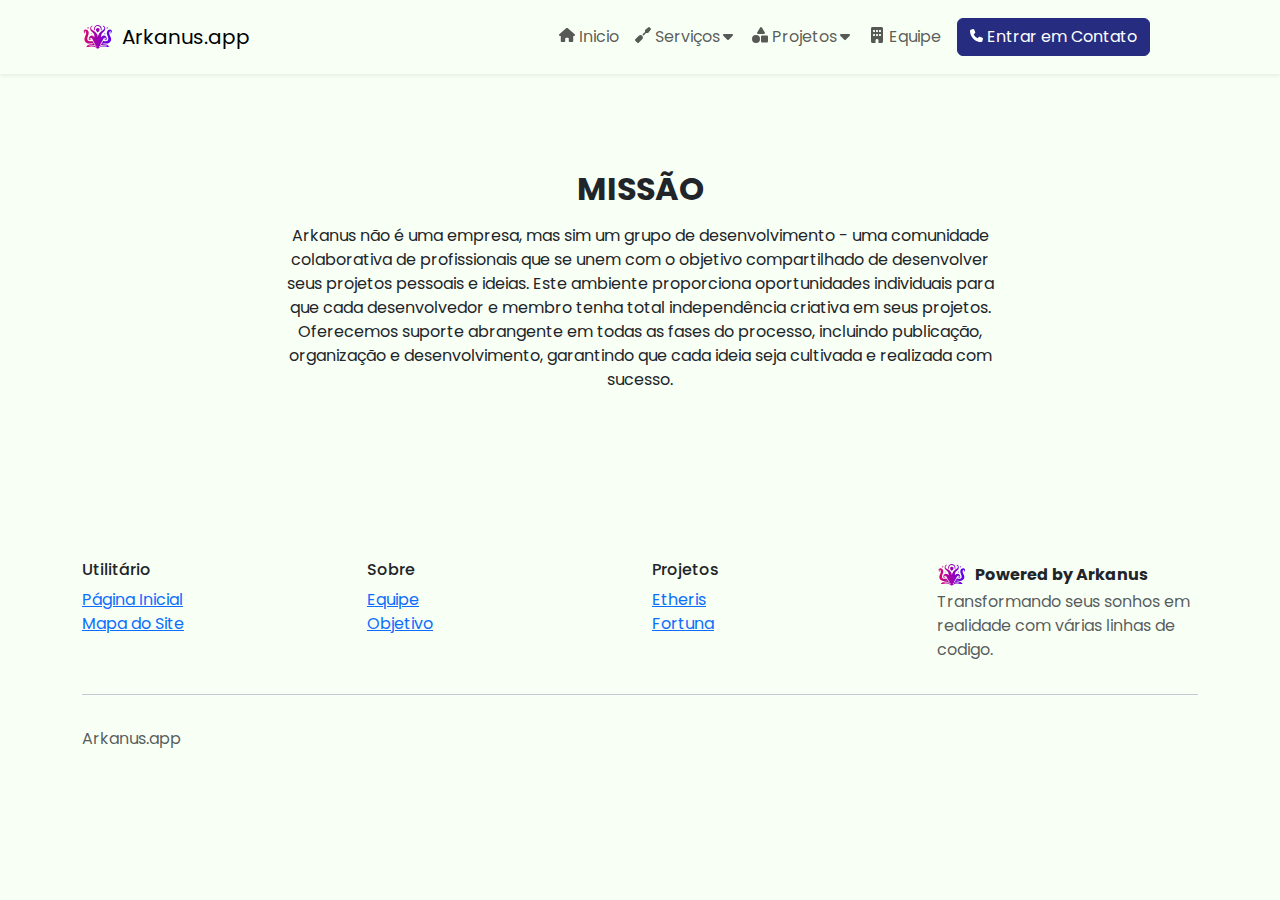
<file: quest.html>
<!DOCTYPE html><html data-bs-theme="light" lang="pt"><head><meta charset="utf-8"><meta name="viewport" content="width=device-width, initial-scale=1.0, shrink-to-fit=no"><title>Nossa Missão</title><link rel="canonical" href="https://arkanus.app/quest.html"><meta property="og:url" content="https://arkanus.app/quest.html"><meta property="og:image" content="Group 2.webp"><meta property="og:description" content="Equipe especializada em desenvolvimento de sites, robôs, automações e jogos com alto padrão de qualidade e expertise."><meta property="og:title" content="Arkanus | Transformando seus sonhos em realidade."><meta property="og:type" content="article"><meta name="twitter:image" content="Group 2.webp"><meta name="twitter:card" content="summary"><meta name="twitter:title" content="Arkanus | Transformando seus sonhos em realidade."><meta name="description" content="Equipe especializada em desenvolvimento de sites, robôs, automações e jogos com alto padrão de qualidade e expertise."><meta name="twitter:description" content="Equipe especializada em desenvolvimento de sites, robôs, automações e jogos com alto padrão de qualidade e expertise."><link rel="icon" type="image/svg+xml" sizes="223x162" href="assets/img/geral/marca/Arkanus-1.svg"><link rel="icon" type="image/svg+xml" sizes="223x162" href="assets/img/geral/marca/Arkanus-1.svg" media="(prefers-color-scheme: dark)"><link rel="icon" type="image/svg+xml" sizes="223x162" href="assets/img/geral/marca/Arkanus-1.svg"><link rel="icon" type="image/svg+xml" sizes="223x162" href="assets/img/geral/marca/Arkanus-1.svg" media="(prefers-color-scheme: dark)"><link rel="icon" type="image/svg+xml" sizes="223x162" href="assets/img/geral/marca/Arkanus-1.svg"><link rel="icon" type="image/svg+xml" sizes="223x162" href="assets/img/geral/marca/Arkanus-1.svg"><link rel="icon" type="image/svg+xml" sizes="223x162" href="assets/img/geral/marca/Arkanus-1.svg"><link rel="stylesheet" href="https://cdn.jsdelivr.net/npm/bootstrap@5.3.3/dist/css/bootstrap.min.css"><link rel="stylesheet" href="https://fonts.googleapis.com/css?family=Baloo+Bhai+2&amp;display=swap"><link rel="stylesheet" href="https://fonts.googleapis.com/css?family=Poppins&amp;display=swap"><link rel="stylesheet" href="assets/css/bs-theme-overrides.css"><link rel="stylesheet" href="assets/css/styles.css"></head><body><nav class="navbar navbar-expand-lg shadow-sm py-3"><div class="container"><a class="navbar-brand d-flex align-items-center" href="/#"><span class="bs-icon-sm justify-content-center align-items-center me-2 bs-icon"><img class="img-fluid" src="assets/img/geral/marca/Arkanus-1.svg" height="23" width="32"></span><span>Arkanus.app</span></a><button data-bs-toggle="collapse" class="navbar-toggler border-0" data-bs-target="#navcol-2"><span class="visually-hidden">Toggle navigation</span><span class="navbar-toggler-icon"></span></button><div class="collapse navbar-collapse" id="navcol-2"><ul class="navbar-nav ms-auto"><li class="nav-item"><a class="nav-link" href="/#inicio"><svg xmlns="http://www.w3.org/2000/svg" viewBox="0 -32 576 576" width="1em" height="1em" fill="currentColor" class="mb-1 me-1"><!--! Font Awesome Free 6.4.2 by @fontawesome - https://fontawesome.com License - https://fontawesome.com/license/free (Icons: CC BY 4.0, Fonts: SIL OFL 1.1, Code: MIT License) Copyright 2023 Fonticons, Inc. --><path d="M575.8 255.5c0 18-15 32.1-32 32.1h-32l.7 160.2c0 2.7-.2 5.4-.5 8.1V472c0 22.1-17.9 40-40 40H456c-1.1 0-2.2 0-3.3-.1c-1.4 .1-2.8 .1-4.2 .1H416 392c-22.1 0-40-17.9-40-40V448 384c0-17.7-14.3-32-32-32H256c-17.7 0-32 14.3-32 32v64 24c0 22.1-17.9 40-40 40H160 128.1c-1.5 0-3-.1-4.5-.2c-1.2 .1-2.4 .2-3.6 .2H104c-22.1 0-40-17.9-40-40V360c0-.9 0-1.9 .1-2.8V287.6H32c-18 0-32-14-32-32.1c0-9 3-17 10-24L266.4 8c7-7 15-8 22-8s15 2 21 7L564.8 231.5c8 7 12 15 11 24z"></path></svg>Inicio</a></li><li class="nav-item dropdown animations-select"><a class="nav-link" aria-expanded="false" data-bs-toggle="dropdown" href="#"><svg xmlns="http://www.w3.org/2000/svg" viewBox="0 0 512 512" width="1em" height="1em" fill="currentColor" class="mb-1 me-1"><!--! Font Awesome Free 6.4.2 by @fontawesome - https://fontawesome.com License - https://fontawesome.com/license/free (Icons: CC BY 4.0, Fonts: SIL OFL 1.1, Code: MIT License) Copyright 2023 Fonticons, Inc. --><path d="M465 7c-8.5-8.5-22-9.4-31.6-2.1l-104 80c-5.9 4.5-9.4 11.6-9.4 19v54.1l-85.6 85.6c6.7 4.2 13 9.3 18.8 15.1s10.9 12.2 15.1 18.8L353.9 192H408c7.5 0 14.5-3.5 19-9.4l80-104c7.4-9.6 6.5-23.1-2.1-31.6L465 7zM121.4 281.4l-112 112c-12.5 12.5-12.5 32.8 0 45.3l64 64c12.5 12.5 32.8 12.5 45.3 0l112-112c30.2-30.2 30.2-79.1 0-109.3s-79.1-30.2-109.3 0z"></path></svg>Serviços<svg xmlns="http://www.w3.org/2000/svg" viewBox="-96 0 512 512" width="1em" height="1em" fill="currentColor" class="mb-2"><!--! Font Awesome Free 6.4.2 by @fontawesome - https://fontawesome.com License - https://fontawesome.com/license/free (Icons: CC BY 4.0, Fonts: SIL OFL 1.1, Code: MIT License) Copyright 2023 Fonticons, Inc. --><path d="M182.6 470.6c-12.5 12.5-32.8 12.5-45.3 0l-128-128c-9.2-9.2-11.9-22.9-6.9-34.9s16.6-19.8 29.6-19.8H288c12.9 0 24.6 7.8 29.6 19.8s2.2 25.7-6.9 34.9l-128 128z"></path></svg></a><div class="dropdown-menu shadow dropright"><a class="dropdown-item d-flex justify-content-sm-start" href="/#mobile-apps" rel="help" data-bs-target="https://rpg.arkanus.app"><div class="d-flex justify-content-center align-items-center m-2"><svg xmlns="http://www.w3.org/2000/svg" viewBox="-64 0 512 512" width="1em" height="1em" fill="currentColor" class="border rounded border-0 p-2 fs-1 me-2 nav_icon_background"><!--! Font Awesome Free 6.4.2 by @fontawesome - https://fontawesome.com License - https://fontawesome.com/license/free (Icons: CC BY 4.0, Fonts: SIL OFL 1.1, Code: MIT License) Copyright 2023 Fonticons, Inc. --><path d="M16 64C16 28.7 44.7 0 80 0H304c35.3 0 64 28.7 64 64V448c0 35.3-28.7 64-64 64H80c-35.3 0-64-28.7-64-64V64zM224 448a32 32 0 1 0 -64 0 32 32 0 1 0 64 0zM304 64H80V384H304V64z"></path></svg><div class="d-flex flex-column"><span class="focus-ring focus-ring-primary fs-5">Desenvolvimento Aplicativos</span><span class="lh-0">Obtenha um app e melhore a experiencia de seus Clientes</span></div></div></a><a class="dropdown-item d-flex justify-content-sm-start" href="/#web-dev" rel="help" data-bs-target="https://rpg.arkanus.app"><div class="d-flex justify-content-center align-items-center m-2"><svg xmlns="http://www.w3.org/2000/svg" viewBox="0 -32 576 576" width="1em" height="1em" fill="currentColor" class="border rounded border-0 p-2 fs-1 me-2 nav_icon_background"><!--! Font Awesome Free 6.4.2 by @fontawesome - https://fontawesome.com License - https://fontawesome.com/license/free (Icons: CC BY 4.0, Fonts: SIL OFL 1.1, Code: MIT License) Copyright 2023 Fonticons, Inc. --><path d="M64 0C28.7 0 0 28.7 0 64V352c0 35.3 28.7 64 64 64H240l-10.7 32H160c-17.7 0-32 14.3-32 32s14.3 32 32 32H416c17.7 0 32-14.3 32-32s-14.3-32-32-32H346.7L336 416H512c35.3 0 64-28.7 64-64V64c0-35.3-28.7-64-64-64H64zM512 64V288H64V64H512z"></path></svg><div class="d-flex flex-column"><span class="focus-ring focus-ring-primary fs-5">Desenvolvimento Sites</span><span class="lh-0">Passe mais credibilidade e confiança a seus clientes</span></div></div></a><a class="dropdown-item d-flex justify-content-sm-start" href="/#midias" rel="help" data-bs-target="/#midias"><div class="d-flex justify-content-center align-items-center m-2"><svg xmlns="http://www.w3.org/2000/svg" viewBox="0 0 512 512" width="1em" height="1em" fill="currentColor" class="border rounded border-0 p-2 fs-1 me-2 nav_icon_background"><!--! Font Awesome Free 6.4.2 by @fontawesome - https://fontawesome.com License - https://fontawesome.com/license/free (Icons: CC BY 4.0, Fonts: SIL OFL 1.1, Code: MIT License) Copyright 2023 Fonticons, Inc. --><path d="M156.6 384.9L125.7 354c-8.5-8.5-11.5-20.8-7.7-32.2c3-8.9 7-20.5 11.8-33.8L24 288c-8.6 0-16.6-4.6-20.9-12.1s-4.2-16.7 .2-24.1l52.5-88.5c13-21.9 36.5-35.3 61.9-35.3l82.3 0c2.4-4 4.8-7.7 7.2-11.3C289.1-4.1 411.1-8.1 483.9 5.3c11.6 2.1 20.6 11.2 22.8 22.8c13.4 72.9 9.3 194.8-111.4 276.7c-3.5 2.4-7.3 4.8-11.3 7.2v82.3c0 25.4-13.4 49-35.3 61.9l-88.5 52.5c-7.4 4.4-16.6 4.5-24.1 .2s-12.1-12.2-12.1-20.9V380.8c-14.1 4.9-26.4 8.9-35.7 11.9c-11.2 3.6-23.4 .5-31.8-7.8zM384 168a40 40 0 1 0 0-80 40 40 0 1 0 0 80z"></path></svg><div class="d-flex flex-column"><span class="focus-ring focus-ring-primary fs-5">Design &amp; Social Midia</span><span class="lh-0">Dê uma nova cara ao sua empresa, e capte mais clientes&nbsp;</span></div></div></a></div></li><li class="nav-item dropdown animations-select"><a class="nav-link" aria-expanded="false" data-bs-toggle="dropdown" href="#"><svg xmlns="http://www.w3.org/2000/svg" viewBox="0 0 512 512" width="1em" height="1em" fill="currentColor" class="mb-1 me-1"><!--! Font Awesome Free 6.4.2 by @fontawesome - https://fontawesome.com License - https://fontawesome.com/license/free (Icons: CC BY 4.0, Fonts: SIL OFL 1.1, Code: MIT License) Copyright 2023 Fonticons, Inc. --><path d="M315.4 15.5C309.7 5.9 299.2 0 288 0s-21.7 5.9-27.4 15.5l-96 160c-5.9 9.9-6.1 22.2-.4 32.2s16.3 16.2 27.8 16.2H384c11.5 0 22.2-6.2 27.8-16.2s5.5-22.3-.4-32.2l-96-160zM288 312V456c0 22.1 17.9 40 40 40H472c22.1 0 40-17.9 40-40V312c0-22.1-17.9-40-40-40H328c-22.1 0-40 17.9-40 40zM128 512a128 128 0 1 0 0-256 128 128 0 1 0 0 256z"></path></svg>Projetos<svg xmlns="http://www.w3.org/2000/svg" viewBox="-96 0 512 512" width="1em" height="1em" fill="currentColor" class="mb-2"><!--! Font Awesome Free 6.4.2 by @fontawesome - https://fontawesome.com License - https://fontawesome.com/license/free (Icons: CC BY 4.0, Fonts: SIL OFL 1.1, Code: MIT License) Copyright 2023 Fonticons, Inc. --><path d="M182.6 470.6c-12.5 12.5-32.8 12.5-45.3 0l-128-128c-9.2-9.2-11.9-22.9-6.9-34.9s16.6-19.8 29.6-19.8H288c12.9 0 24.6 7.8 29.6 19.8s2.2 25.7-6.9 34.9l-128 128z"></path></svg></a><div class="dropdown-menu shadow dropright"><a class="dropdown-item d-flex justify-content-sm-start" href="https://rpg.arkanus.app" rel="help" data-bs-target="https://rpg.arkanus.app"><div class="d-flex justify-content-center align-items-center m-2"><svg xmlns="http://www.w3.org/2000/svg" viewBox="-32 0 512 512" width="1em" height="1em" fill="currentColor" class="fs-1 text-danger border rounded border-0 p-2 fme-2 nav_icon_background me-2"><!--! Font Awesome Free 6.4.2 by @fontawesome - https://fontawesome.com License - https://fontawesome.com/license/free (Icons: CC BY 4.0, Fonts: SIL OFL 1.1, Code: MIT License) Copyright 2023 Fonticons, Inc. --><path d="M201 10.3c14.3-7.8 31.6-7.8 46 0L422.3 106c5.1 2.8 8.3 8.2 8.3 14s-3.2 11.2-8.3 14L231.7 238c-4.8 2.6-10.5 2.6-15.3 0L25.7 134c-5.1-2.8-8.3-8.2-8.3-14s3.2-11.2 8.3-14L201 10.3zM23.7 170l176 96c5.1 2.8 8.3 8.2 8.3 14V496c0 5.6-3 10.9-7.8 13.8s-10.9 3-15.8 .3L25 423.1C9.6 414.7 0 398.6 0 381V184c0-5.6 3-10.9 7.8-13.8s10.9-3 15.8-.3zm400.7 0c5-2.7 11-2.6 15.8 .3s7.8 8.1 7.8 13.8V381c0 17.6-9.6 33.7-25 42.1L263.7 510c-5 2.7-11 2.6-15.8-.3s-7.8-8.1-7.8-13.8V280c0-5.9 3.2-11.2 8.3-14l176-96z"></path></svg><div class="d-flex flex-column"><span class="focus-ring focus-ring-primary fs-5">Mini Kraken RPG</span><span class="lh-0">Ferramenta auxiliadora de RPG de mesa.</span></div></div></a><a class="dropdown-item d-flex justify-content-sm-start" href="https://etheris.arkanus.app" rel="help" data-bs-target="https://rpg.arkanus.app"><div class="d-flex justify-content-center align-items-center m-2"><svg xmlns="http://www.w3.org/2000/svg" viewBox="0 0 512 512" width="1em" height="1em" fill="currentColor" class="fs-1 text-warning border rounded border-0 p-2 me-2 nav_icon_background"><!--! Font Awesome Free 6.4.2 by @fontawesome - https://fontawesome.com License - https://fontawesome.com/license/free (Icons: CC BY 4.0, Fonts: SIL OFL 1.1, Code: MIT License) Copyright 2023 Fonticons, Inc. --><path d="M342.6 9.4c-12.5-12.5-32.8-12.5-45.3 0s-12.5 32.8 0 45.3l9.4 9.4L28.1 342.6C10.1 360.6 0 385 0 410.5V416c0 53 43 96 96 96h5.5c25.5 0 49.9-10.1 67.9-28.1L448 205.3l9.4 9.4c12.5 12.5 32.8 12.5 45.3 0s12.5-32.8 0-45.3l-32-32-96-96-32-32zM205.3 256L352 109.3 402.7 160l-96 96H205.3z"></path></svg><div class="d-flex flex-column"><span class="focus-ring focus-ring-primary fs-5">Etheris</span><span class="lh-0">Estúdio de desenvolvimento de Jogos&nbsp;</span></div></div></a><a class="dropdown-item d-flex justify-content-sm-start" href="https://nutri.arkanus.app" rel="help" data-bs-target="https://nutri.arkanus.app"><div class="d-flex justify-content-center align-items-center m-2"><svg xmlns="http://www.w3.org/2000/svg" viewBox="-32 0 512 512" width="1em" height="1em" fill="currentColor" class="fs-1 text-success border rounded border-0 p-2 me-2 nav_icon_background"><!--! Font Awesome Free 6.4.2 by @fontawesome - https://fontawesome.com License - https://fontawesome.com/license/free (Icons: CC BY 4.0, Fonts: SIL OFL 1.1, Code: MIT License) Copyright 2023 Fonticons, Inc. --><path d="M256 80c0-17.7-14.3-32-32-32s-32 14.3-32 32V224H48c-17.7 0-32 14.3-32 32s14.3 32 32 32H192V432c0 17.7 14.3 32 32 32s32-14.3 32-32V288H400c17.7 0 32-14.3 32-32s-14.3-32-32-32H256V80z"></path></svg><div class="d-flex flex-column"><span class="focus-ring focus-ring-primary fs-5">Calculadora Nutricional</span><span class="lh-0">Uma calculadora de Gasto Energetico.</span></div></div></a><a class="dropdown-item d-flex justify-content-sm-start" href="/apps/books.html" rel="help" data-bs-target="https://nutri.arkanus.app"><div class="d-flex justify-content-center align-items-center m-2"><svg xmlns="http://www.w3.org/2000/svg" viewBox="-32 0 512 512" width="1em" height="1em" fill="currentColor" class="fs-1 text-primary border rounded border-0 p-2 me-2 nav_icon_background"><!--! Font Awesome Free 6.4.2 by @fontawesome - https://fontawesome.com License - https://fontawesome.com/license/free (Icons: CC BY 4.0, Fonts: SIL OFL 1.1, Code: MIT License) Copyright 2023 Fonticons, Inc. --><path d="M96 0C43 0 0 43 0 96V416c0 53 43 96 96 96H384h32c17.7 0 32-14.3 32-32s-14.3-32-32-32V384c17.7 0 32-14.3 32-32V32c0-17.7-14.3-32-32-32H384 96zm0 384H352v64H96c-17.7 0-32-14.3-32-32s14.3-32 32-32zm32-240c0-8.8 7.2-16 16-16H336c8.8 0 16 7.2 16 16s-7.2 16-16 16H144c-8.8 0-16-7.2-16-16zm16 48H336c8.8 0 16 7.2 16 16s-7.2 16-16 16H144c-8.8 0-16-7.2-16-16s7.2-16 16-16z"></path></svg><div class="d-flex flex-column"><span class="focus-ring focus-ring-primary fs-5">Arkan Book Database&nbsp;</span><span class="lh-0">Aplicativo para gerenciar Acervos Literarios</span></div></div></a></div></li><li class="nav-item"><a class="nav-link" href="team.html"><svg xmlns="http://www.w3.org/2000/svg" viewBox="-64 0 512 512" width="1em" height="1em" fill="currentColor" class="mb-1 me-1"><!--! Font Awesome Free 6.4.2 by @fontawesome - https://fontawesome.com License - https://fontawesome.com/license/free (Icons: CC BY 4.0, Fonts: SIL OFL 1.1, Code: MIT License) Copyright 2023 Fonticons, Inc. --><path d="M48 0C21.5 0 0 21.5 0 48V464c0 26.5 21.5 48 48 48h96V432c0-26.5 21.5-48 48-48s48 21.5 48 48v80h96c26.5 0 48-21.5 48-48V48c0-26.5-21.5-48-48-48H48zM64 240c0-8.8 7.2-16 16-16h32c8.8 0 16 7.2 16 16v32c0 8.8-7.2 16-16 16H80c-8.8 0-16-7.2-16-16V240zm112-16h32c8.8 0 16 7.2 16 16v32c0 8.8-7.2 16-16 16H176c-8.8 0-16-7.2-16-16V240c0-8.8 7.2-16 16-16zm80 16c0-8.8 7.2-16 16-16h32c8.8 0 16 7.2 16 16v32c0 8.8-7.2 16-16 16H272c-8.8 0-16-7.2-16-16V240zM80 96h32c8.8 0 16 7.2 16 16v32c0 8.8-7.2 16-16 16H80c-8.8 0-16-7.2-16-16V112c0-8.8 7.2-16 16-16zm80 16c0-8.8 7.2-16 16-16h32c8.8 0 16 7.2 16 16v32c0 8.8-7.2 16-16 16H176c-8.8 0-16-7.2-16-16V112zM272 96h32c8.8 0 16 7.2 16 16v32c0 8.8-7.2 16-16 16H272c-8.8 0-16-7.2-16-16V112c0-8.8 7.2-16 16-16z"></path></svg>Equipe</a></li></ul><a class="btn btn-primary ms-md-2 me-5" role="button" href="https://www.instagram.com/direct/t/17847127176019261" target="_blank" rel="author"><svg xmlns="http://www.w3.org/2000/svg" viewBox="0 0 512 512" width="1em" height="1em" fill="currentColor" class="mb-1 me-1" style="font-size: 13px;"><!--! Font Awesome Free 6.4.2 by @fontawesome - https://fontawesome.com License - https://fontawesome.com/license/free (Icons: CC BY 4.0, Fonts: SIL OFL 1.1, Code: MIT License) Copyright 2023 Fonticons, Inc. --><path d="M164.9 24.6c-7.7-18.6-28-28.5-47.4-23.2l-88 24C12.1 30.2 0 46 0 64C0 311.4 200.6 512 448 512c18 0 33.8-12.1 38.6-29.5l24-88c5.3-19.4-4.6-39.7-23.2-47.4l-96-40c-16.3-6.8-35.2-2.1-46.3 11.6L304.7 368C234.3 334.7 177.3 277.7 144 207.3L193.3 167c13.7-11.2 18.4-30 11.6-46.3l-40-96z"></path></svg>Entrar em Contato</a></div></div></nav><section class="py-4 py-xl-5"><div class="container h-100"><div class="row h-100"><div class="col-md-10 col-xl-8 text-center d-flex d-sm-flex d-md-flex justify-content-center align-items-center mx-auto justify-content-md-start align-items-md-center justify-content-xl-center"><div class="my-5"><h2 class="text-uppercase fw-bold mb-3">Missão</h2><p class="text-center mb-4">Arkanus não é uma empresa, mas sim um grupo de desenvolvimento - uma comunidade colaborativa de profissionais que se unem com o objetivo compartilhado de desenvolver seus projetos pessoais e ideias. Este ambiente proporciona oportunidades individuais para que cada desenvolvedor e membro tenha total independência criativa em seus projetos. Oferecemos suporte abrangente em todas as fases do processo, incluindo publicação, organização e desenvolvimento, garantindo que cada ideia seja cultivada e realizada com sucesso.</p></div></div></div></div></section><footer><div class="container py-4 py-lg-5"><div class="row justify-content-center"><div class="col-sm-4 col-md-3 text-center text-lg-start d-flex flex-column item"><h3 class="fs-6">Utilitário&nbsp;</h3><ul class="list-unstyled"><li><a href="/">Página Inicial</a></li><li><a href="#">Mapa do Site</a></li><li></li></ul></div><div class="col-sm-4 col-md-3 text-center text-lg-start d-flex flex-column item"><h3 class="fs-6">Sobre</h3><ul class="list-unstyled"><li><a href="https://arkanus.app/team">Equipe</a></li><li><a href="https://arkanus.app/quest">Objetivo</a></li><li></li></ul></div><div class="col-sm-4 col-md-3 text-center text-lg-start d-flex flex-column item"><h3 class="fs-6">Projetos</h3><ul class="list-unstyled"><li><a href="https://etheris.arkanus.app">Etheris</a></li><li><a href="https://rpg.arkanus.app">Fortuna</a></li><li></li></ul></div><div class="col-lg-3 text-center text-lg-start d-flex flex-column align-items-center order-first align-items-lg-start order-lg-last item social"><div class="fw-bold d-flex align-items-center"><img width="30" height="30" src="assets/img/geral/marca/Arkanus-1.svg"><span class="ms-2">Powered by Arkanus</span></div><p class="text-muted copyright">Transformando seus sonhos em realidade com várias linhas de codigo.</p></div></div><hr class="text-primary"><div class="d-flex justify-content-between align-items-center pt-3"><p class="text-muted mb-0">Arkanus.app</p></div></div></footer><script src="https://cdnjs.cloudflare.com/ajax/libs/jquery/3.7.0/jquery.min.js"></script><script src="https://cdn.jsdelivr.net/npm/bootstrap@5.3.3/dist/js/bootstrap.bundle.min.js"></script><script src="assets/js/bs-init.js"></script><script src="assets/js/theme.js"></script></body></html>
</file>
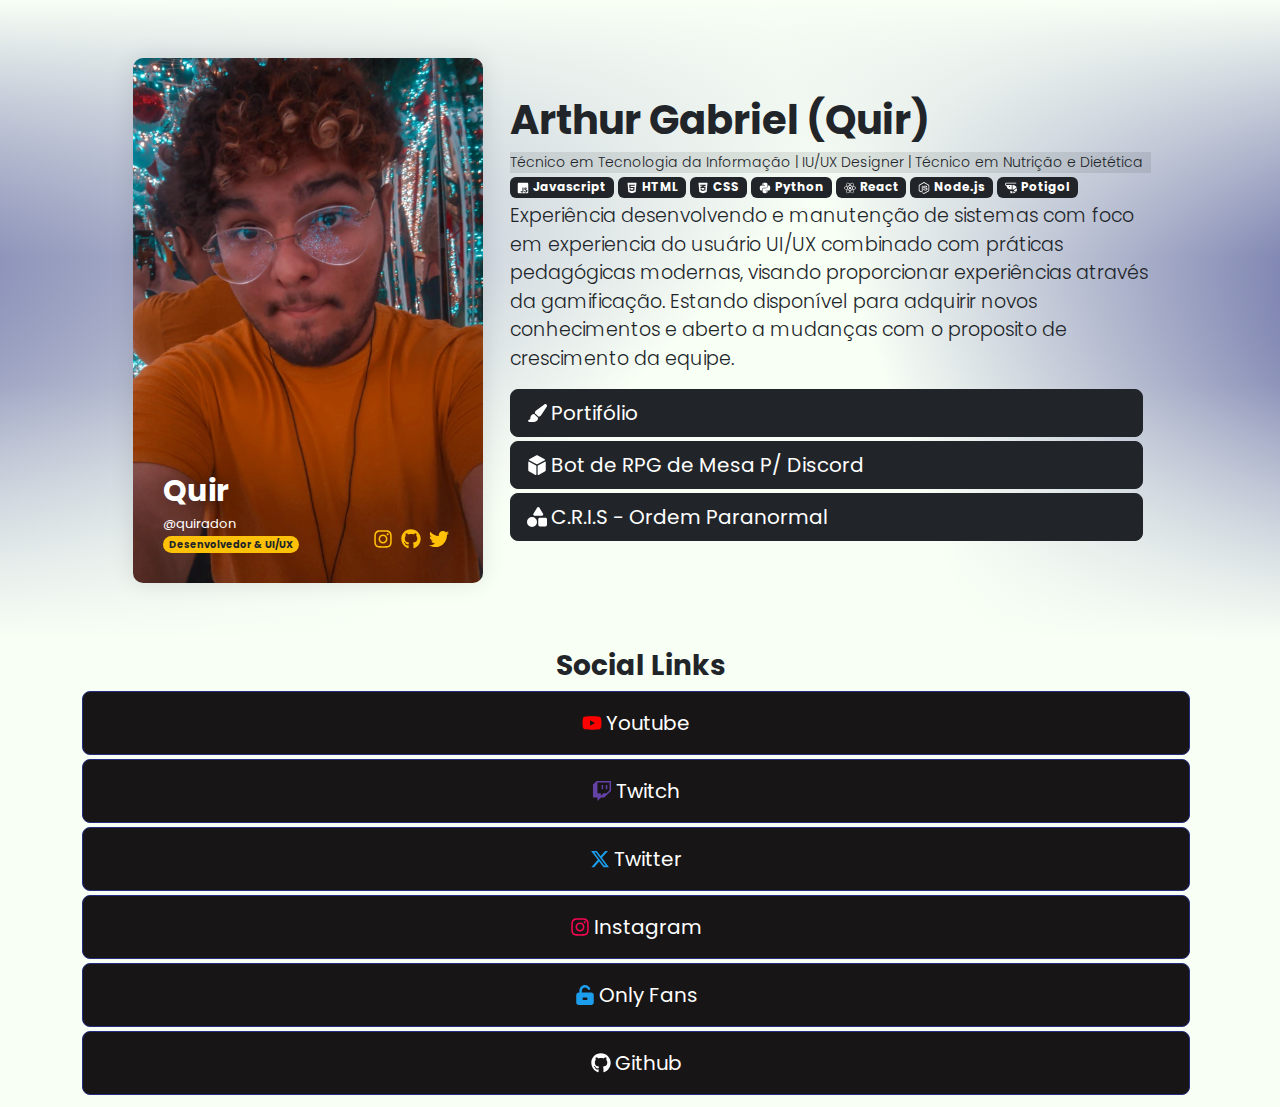
<file: quir.html>
<!DOCTYPE html><html data-bs-theme="light" lang="en" data-bs-spy="scroll"><head><meta charset="utf-8"><meta name="viewport" content="width=device-width, initial-scale=1.0, shrink-to-fit=no"><title>Arkanus - Developer</title><link rel="canonical" href="https://arkanus.app/quir.html"><meta property="og:url" content="https://arkanus.app/quir.html"><meta property="og:image" content="Group 2.webp"><meta property="og:description" content="Equipe especializada em desenvolvimento de sites, robôs, automações e jogos com alto padrão de qualidade e expertise."><meta property="og:title" content="Arkanus | Transformando seus sonhos em realidade."><meta property="og:type" content="article"><meta name="twitter:image" content="Group 2.webp"><meta name="twitter:card" content="summary"><meta name="twitter:title" content="Arkanus | Transformando seus sonhos em realidade."><meta name="description" content="Equipe especializada em desenvolvimento de sites, robôs, automações e jogos com alto padrão de qualidade e expertise."><meta name="twitter:description" content="Equipe especializada em desenvolvimento de sites, robôs, automações e jogos com alto padrão de qualidade e expertise."><link rel="icon" type="image/svg+xml" sizes="223x162" href="assets/img/geral/marca/Arkanus-1.svg"><link rel="icon" type="image/svg+xml" sizes="223x162" href="assets/img/geral/marca/Arkanus-1.svg" media="(prefers-color-scheme: dark)"><link rel="icon" type="image/svg+xml" sizes="223x162" href="assets/img/geral/marca/Arkanus-1.svg"><link rel="icon" type="image/svg+xml" sizes="223x162" href="assets/img/geral/marca/Arkanus-1.svg" media="(prefers-color-scheme: dark)"><link rel="icon" type="image/svg+xml" sizes="223x162" href="assets/img/geral/marca/Arkanus-1.svg"><link rel="icon" type="image/svg+xml" sizes="223x162" href="assets/img/geral/marca/Arkanus-1.svg"><link rel="icon" type="image/svg+xml" sizes="223x162" href="assets/img/geral/marca/Arkanus-1.svg"><link rel="stylesheet" href="https://cdn.jsdelivr.net/npm/bootstrap@5.3.3/dist/css/bootstrap.min.css"><link rel="stylesheet" href="https://fonts.googleapis.com/css?family=Baloo+Bhai+2&amp;display=swap"><link rel="stylesheet" href="https://fonts.googleapis.com/css?family=Poppins&amp;display=swap"><link rel="stylesheet" href="assets/css/bs-theme-overrides.css"><link rel="stylesheet" href="https://cdnjs.cloudflare.com/ajax/libs/animate.css/3.5.2/animate.min.css"><link rel="stylesheet" href="assets/css/styles.css"></head><body data-bs-spy="scroll"><div class="modal fade border-primary" role="dialog" tabindex="-1" id="contato"><div class="modal-dialog modal-lg" role="document"><div class="modal-content"><div class="modal-header border-0 border-primary b-0"><h4 class="modal-title">Formulário de contato&nbsp;</h4><button class="btn-close" type="button" aria-label="Close" data-bs-dismiss="modal"></button></div><div class="modal-body border-0 border-primary"><form data-bss-recipient="b8751381c2b61451be71917dff1fccc1" data-bss-success-title="Solicitação Enviada com Sucesso" data-bss-success-message="Nossa equipe entrará em contato com você através das informação inseridas no formulário." data-bss-loading-message="Enviando" data-bss-error-title="Oops..." data-bss-error-message="Algo deu errado, tente novamente." data-bss-empty-form-message="Preencha todo o formulário."><label class="form-label mb-0">Email:</label><input class="border rounded border-1 border-primary form-control mb-2" type="text" autocomplete="on" inputmode="email" name="Email:" placeholder="Email de Contato" required="" minlength="1"><label class="form-label mb-0">Telefone:</label><input class="border rounded border-1 border-primary form-control mb-2" type="text" autocomplete="on" inputmode="tel" name="Telefone" placeholder="Numero de Telefone com DDD" required=""><label class="form-label mb-0">Informações do Projeto:</label><select class="border rounded border-1 border-primary form-select mb-2" required=""><option value="website">Website</option><option value="App">Aplicativo</option><option value="bot">Automação</option><option value="Game">Jogo</option><option value="" selected="">Selecione o que quer desenvolver</option></select><textarea class="border rounded border-1 border-primary form-control mb-4" name="Detalhes" placeholder="Insira um Pouco sobre o que deseja que seja desenvolvido" rows="5" required=""></textarea><input class="btn btn-primary" type="submit" name="Enviar" value="Enviar Formulário"></form></div><div class="modal-footer border-0"></div></div></div></div><section id="inicio" style="background: linear-gradient(0deg, var(--bs-body-bg), rgba(255,255,255,0) 60%), linear-gradient(180deg, var(--bs-body-bg), rgba(255,255,255,0) 60%), linear-gradient(135deg, var(--bs-primary), rgba(255,255,255,0) 53%), linear-gradient(-108deg, var(--bs-primary) 0%, rgba(255,255,255,0) 35%);"><div class="container py-4 py-xl-5"><div class="row gy-4 gy-md-0 justify-content-center align-items-center"><div class="col-auto col-md-5 col-lg-5 col-xl-4 col-xxl-4"><div class="profile-card-2"><a href="https://quir.arkanus.app"><img class="img-fluid img img-responsive" src="assets/img/team/Arkan/quir.webp" loading="auto" alt="Quiradon o Fundador do Mini Kraken bot"></a><div class="profile-name"><span>Quir</span></div><div class="profile-username"><span>@quiradon</span></div><div class="profile-tag"><span class="badge rounded-pill bg-warning text-dark">Desenvolvedor &amp; UI/UX</span></div><div class="profile-icons"><a href="https://www.instagram.com/quiradon/" target="_blank" rel="external"><svg xmlns="http://www.w3.org/2000/svg" viewBox="-32 0 512 512" width="1em" height="1em" fill="currentColor" class="text-warning team_icon_hover m-1" data-bss-hover-animate="pulse"><!--! Font Awesome Free 6.4.2 by @fontawesome - https://fontawesome.com License - https://fontawesome.com/license/free (Icons: CC BY 4.0, Fonts: SIL OFL 1.1, Code: MIT License) Copyright 2023 Fonticons, Inc. --><path d="M224.1 141c-63.6 0-114.9 51.3-114.9 114.9s51.3 114.9 114.9 114.9S339 319.5 339 255.9 287.7 141 224.1 141zm0 189.6c-41.1 0-74.7-33.5-74.7-74.7s33.5-74.7 74.7-74.7 74.7 33.5 74.7 74.7-33.6 74.7-74.7 74.7zm146.4-194.3c0 14.9-12 26.8-26.8 26.8-14.9 0-26.8-12-26.8-26.8s12-26.8 26.8-26.8 26.8 12 26.8 26.8zm76.1 27.2c-1.7-35.9-9.9-67.7-36.2-93.9-26.2-26.2-58-34.4-93.9-36.2-37-2.1-147.9-2.1-184.9 0-35.8 1.7-67.6 9.9-93.9 36.1s-34.4 58-36.2 93.9c-2.1 37-2.1 147.9 0 184.9 1.7 35.9 9.9 67.7 36.2 93.9s58 34.4 93.9 36.2c37 2.1 147.9 2.1 184.9 0 35.9-1.7 67.7-9.9 93.9-36.2 26.2-26.2 34.4-58 36.2-93.9 2.1-37 2.1-147.8 0-184.8zM398.8 388c-7.8 19.6-22.9 34.7-42.6 42.6-29.5 11.7-99.5 9-132.1 9s-102.7 2.6-132.1-9c-19.6-7.8-34.7-22.9-42.6-42.6-11.7-29.5-9-99.5-9-132.1s-2.6-102.7 9-132.1c7.8-19.6 22.9-34.7 42.6-42.6 29.5-11.7 99.5-9 132.1-9s102.7-2.6 132.1 9c19.6 7.8 34.7 22.9 42.6 42.6 11.7 29.5 9 99.5 9 132.1s2.7 102.7-9 132.1z"></path></svg></a><a class="link-primary" href="https://github.com/quiradon" target="_blank" rel="external"><svg xmlns="http://www.w3.org/2000/svg" viewBox="-8 0 512 512" width="1em" height="1em" fill="currentColor" class="text-warning team_icon_hover m-1" data-bss-hover-animate="pulse"><!--! Font Awesome Free 6.4.2 by @fontawesome - https://fontawesome.com License - https://fontawesome.com/license/free (Icons: CC BY 4.0, Fonts: SIL OFL 1.1, Code: MIT License) Copyright 2023 Fonticons, Inc. --><path d="M165.9 397.4c0 2-2.3 3.6-5.2 3.6-3.3.3-5.6-1.3-5.6-3.6 0-2 2.3-3.6 5.2-3.6 3-.3 5.6 1.3 5.6 3.6zm-31.1-4.5c-.7 2 1.3 4.3 4.3 4.9 2.6 1 5.6 0 6.2-2s-1.3-4.3-4.3-5.2c-2.6-.7-5.5.3-6.2 2.3zm44.2-1.7c-2.9.7-4.9 2.6-4.6 4.9.3 2 2.9 3.3 5.9 2.6 2.9-.7 4.9-2.6 4.6-4.6-.3-1.9-3-3.2-5.9-2.9zM244.8 8C106.1 8 0 113.3 0 252c0 110.9 69.8 205.8 169.5 239.2 12.8 2.3 17.3-5.6 17.3-12.1 0-6.2-.3-40.4-.3-61.4 0 0-70 15-84.7-29.8 0 0-11.4-29.1-27.8-36.6 0 0-22.9-15.7 1.6-15.4 0 0 24.9 2 38.6 25.8 21.9 38.6 58.6 27.5 72.9 20.9 2.3-16 8.8-27.1 16-33.7-55.9-6.2-112.3-14.3-112.3-110.5 0-27.5 7.6-41.3 23.6-58.9-2.6-6.5-11.1-33.3 2.6-67.9 20.9-6.5 69 27 69 27 20-5.6 41.5-8.5 62.8-8.5s42.8 2.9 62.8 8.5c0 0 48.1-33.6 69-27 13.7 34.7 5.2 61.4 2.6 67.9 16 17.7 25.8 31.5 25.8 58.9 0 96.5-58.9 104.2-114.8 110.5 9.2 7.9 17 22.9 17 46.4 0 33.7-.3 75.4-.3 83.6 0 6.5 4.6 14.4 17.3 12.1C428.2 457.8 496 362.9 496 252 496 113.3 383.5 8 244.8 8zM97.2 352.9c-1.3 1-1 3.3.7 5.2 1.6 1.6 3.9 2.3 5.2 1 1.3-1 1-3.3-.7-5.2-1.6-1.6-3.9-2.3-5.2-1zm-10.8-8.1c-.7 1.3.3 2.9 2.3 3.9 1.6 1 3.6.7 4.3-.7.7-1.3-.3-2.9-2.3-3.9-2-.6-3.6-.3-4.3.7zm32.4 35.6c-1.6 1.3-1 4.3 1.3 6.2 2.3 2.3 5.2 2.6 6.5 1 1.3-1.3.7-4.3-1.3-6.2-2.2-2.3-5.2-2.6-6.5-1zm-11.4-14.7c-1.6 1-1.6 3.6 0 5.9 1.6 2.3 4.3 3.3 5.6 2.3 1.6-1.3 1.6-3.9 0-6.2-1.4-2.3-4-3.3-5.6-2z"></path></svg></a><a class="link-primary" href="https://twitter.com/quiradon" target="_blank" rel="external"><svg xmlns="http://www.w3.org/2000/svg" viewBox="0 0 512 512" width="1em" height="1em" fill="currentColor" class="text-warning team_icon_hover m-1" data-bss-hover-animate="pulse"><!--! Font Awesome Free 6.4.2 by @fontawesome - https://fontawesome.com License - https://fontawesome.com/license/free (Icons: CC BY 4.0, Fonts: SIL OFL 1.1, Code: MIT License) Copyright 2023 Fonticons, Inc. --><path d="M459.37 151.716c.325 4.548.325 9.097.325 13.645 0 138.72-105.583 298.558-298.558 298.558-59.452 0-114.68-17.219-161.137-47.106 8.447.974 16.568 1.299 25.34 1.299 49.055 0 94.213-16.568 130.274-44.832-46.132-.975-84.792-31.188-98.112-72.772 6.498.974 12.995 1.624 19.818 1.624 9.421 0 18.843-1.3 27.614-3.573-48.081-9.747-84.143-51.98-84.143-102.985v-1.299c13.969 7.797 30.214 12.67 47.431 13.319-28.264-18.843-46.781-51.005-46.781-87.391 0-19.492 5.197-37.36 14.294-52.954 51.655 63.675 129.3 105.258 216.365 109.807-1.624-7.797-2.599-15.918-2.599-24.04 0-57.828 46.782-104.934 104.934-104.934 30.213 0 57.502 12.67 76.67 33.137 23.715-4.548 46.456-13.32 66.599-25.34-7.798 24.366-24.366 44.833-46.132 57.827 21.117-2.273 41.584-8.122 60.426-16.243-14.292 20.791-32.161 39.308-52.628 54.253z"></path></svg></a></div></div></div><div class="col-auto col-sm-12 col-md-7 col-xxl-8 text-md-start d-flex d-sm-flex d-md-flex justify-content-center align-items-center justify-content-md-start align-items-md-center justify-content-xl-center justify-content-xxl-start"><div class="d-flex flex-column"><h1 class="fw-bold pb-0">Arthur Gabriel (Quir)</h1><p class="lead bg-dark bg-opacity-10 my-0" style="font-size: 14px;">Técnico em Tecnologia da Informação | IU/UX Designer | Técnico em Nutrição e Dietética&nbsp;</p><div><span class="badge bg-dark mt-1 me-1 mb-1"><svg xmlns="http://www.w3.org/2000/svg" viewBox="-32 0 512 512" width="1em" height="1em" fill="currentColor" class="me-1"><!--! Font Awesome Free 6.4.2 by @fontawesome - https://fontawesome.com License - https://fontawesome.com/license/free (Icons: CC BY 4.0, Fonts: SIL OFL 1.1, Code: MIT License) Copyright 2023 Fonticons, Inc. --><path d="M400 32H48C21.5 32 0 53.5 0 80v352c0 26.5 21.5 48 48 48h352c26.5 0 48-21.5 48-48V80c0-26.5-21.5-48-48-48zM243.8 381.4c0 43.6-25.6 63.5-62.9 63.5-33.7 0-53.2-17.4-63.2-38.5l34.3-20.7c6.6 11.7 12.6 21.6 27.1 21.6 13.8 0 22.6-5.4 22.6-26.5V237.7h42.1v143.7zm99.6 63.5c-39.1 0-64.4-18.6-76.7-43l34.3-19.8c9 14.7 20.8 25.6 41.5 25.6 17.4 0 28.6-8.7 28.6-20.8 0-14.4-11.4-19.5-30.7-28l-10.5-4.5c-30.4-12.9-50.5-29.2-50.5-63.5 0-31.6 24.1-55.6 61.6-55.6 26.8 0 46 9.3 59.8 33.7L368 290c-7.2-12.9-15-18-27.1-18-12.3 0-20.1 7.8-20.1 18 0 12.6 7.8 17.7 25.9 25.6l10.5 4.5c35.8 15.3 55.9 31 55.9 66.2 0 37.8-29.8 58.6-69.7 58.6z"></path></svg>Javascript</span><span class="badge bg-dark mt-1 me-1 mb-1"><svg xmlns="http://www.w3.org/2000/svg" viewBox="-64 0 512 512" width="1em" height="1em" fill="currentColor" class="me-1"><!--! Font Awesome Free 6.4.2 by @fontawesome - https://fontawesome.com License - https://fontawesome.com/license/free (Icons: CC BY 4.0, Fonts: SIL OFL 1.1, Code: MIT License) Copyright 2023 Fonticons, Inc. --><path d="M0 32l34.9 395.8L191.5 480l157.6-52.2L384 32H0zm308.2 127.9H124.4l4.1 49.4h175.6l-13.6 148.4-97.9 27v.3h-1.1l-98.7-27.3-6-75.8h47.7L138 320l53.5 14.5 53.7-14.5 6-62.2H84.3L71.5 112.2h241.1l-4.4 47.7z"></path></svg>HTML</span><span class="badge bg-dark mt-1 me-1 mb-1"><svg xmlns="http://www.w3.org/2000/svg" viewBox="-64 0 512 512" width="1em" height="1em" fill="currentColor" class="me-1"><!--! Font Awesome Free 6.4.2 by @fontawesome - https://fontawesome.com License - https://fontawesome.com/license/free (Icons: CC BY 4.0, Fonts: SIL OFL 1.1, Code: MIT License) Copyright 2023 Fonticons, Inc. --><path d="M0 32l34.9 395.8L192 480l157.1-52.2L384 32H0zm313.1 80l-4.8 47.3L193 208.6l-.3.1h111.5l-12.8 146.6-98.2 28.7-98.8-29.2-6.4-73.9h48.9l3.2 38.3 52.6 13.3 54.7-15.4 3.7-61.6-166.3-.5v-.1l-.2.1-3.6-46.3L193.1 162l6.5-2.7H76.7L70.9 112h242.2z"></path></svg>CSS</span><span class="badge bg-dark mt-1 me-1 mb-1"><svg xmlns="http://www.w3.org/2000/svg" viewBox="-32 0 512 512" width="1em" height="1em" fill="currentColor" class="me-1"><!--! Font Awesome Free 6.4.2 by @fontawesome - https://fontawesome.com License - https://fontawesome.com/license/free (Icons: CC BY 4.0, Fonts: SIL OFL 1.1, Code: MIT License) Copyright 2023 Fonticons, Inc. --><path d="M439.8 200.5c-7.7-30.9-22.3-54.2-53.4-54.2h-40.1v47.4c0 36.8-31.2 67.8-66.8 67.8H172.7c-29.2 0-53.4 25-53.4 54.3v101.8c0 29 25.2 46 53.4 54.3 33.8 9.9 66.3 11.7 106.8 0 26.9-7.8 53.4-23.5 53.4-54.3v-40.7H226.2v-13.6h160.2c31.1 0 42.6-21.7 53.4-54.2 11.2-33.5 10.7-65.7 0-108.6zM286.2 404c11.1 0 20.1 9.1 20.1 20.3 0 11.3-9 20.4-20.1 20.4-11 0-20.1-9.2-20.1-20.4.1-11.3 9.1-20.3 20.1-20.3zM167.8 248.1h106.8c29.7 0 53.4-24.5 53.4-54.3V91.9c0-29-24.4-50.7-53.4-55.6-35.8-5.9-74.7-5.6-106.8.1-45.2 8-53.4 24.7-53.4 55.6v40.7h106.9v13.6h-147c-31.1 0-58.3 18.7-66.8 54.2-9.8 40.7-10.2 66.1 0 108.6 7.6 31.6 25.7 54.2 56.8 54.2H101v-48.8c0-35.3 30.5-66.4 66.8-66.4zm-6.7-142.6c-11.1 0-20.1-9.1-20.1-20.3.1-11.3 9-20.4 20.1-20.4 11 0 20.1 9.2 20.1 20.4s-9 20.3-20.1 20.3z"></path></svg>Python</span><span class="badge bg-dark mt-1 me-1 mb-1"><svg xmlns="http://www.w3.org/2000/svg" viewBox="0 0 512 512" width="1em" height="1em" fill="currentColor" class="me-1"><!--! Font Awesome Free 6.4.2 by @fontawesome - https://fontawesome.com License - https://fontawesome.com/license/free (Icons: CC BY 4.0, Fonts: SIL OFL 1.1, Code: MIT License) Copyright 2023 Fonticons, Inc. --><path d="M418.2 177.2c-5.4-1.8-10.8-3.5-16.2-5.1.9-3.7 1.7-7.4 2.5-11.1 12.3-59.6 4.2-107.5-23.1-123.3-26.3-15.1-69.2.6-112.6 38.4-4.3 3.7-8.5 7.6-12.5 11.5-2.7-2.6-5.5-5.2-8.3-7.7-45.5-40.4-91.1-57.4-118.4-41.5-26.2 15.2-34 60.3-23 116.7 1.1 5.6 2.3 11.1 3.7 16.7-6.4 1.8-12.7 3.8-18.6 5.9C38.3 196.2 0 225.4 0 255.6c0 31.2 40.8 62.5 96.3 81.5 4.5 1.5 9 3 13.6 4.3-1.5 6-2.8 11.9-4 18-10.5 55.5-2.3 99.5 23.9 114.6 27 15.6 72.4-.4 116.6-39.1 3.5-3.1 7-6.3 10.5-9.7 4.4 4.3 9 8.4 13.6 12.4 42.8 36.8 85.1 51.7 111.2 36.6 27-15.6 35.8-62.9 24.4-120.5-.9-4.4-1.9-8.9-3-13.5 3.2-.9 6.3-1.9 9.4-2.9 57.7-19.1 99.5-50 99.5-81.7 0-30.3-39.4-59.7-93.8-78.4zM282.9 92.3c37.2-32.4 71.9-45.1 87.7-36 16.9 9.7 23.4 48.9 12.8 100.4-.7 3.4-1.4 6.7-2.3 10-22.2-5-44.7-8.6-67.3-10.6-13-18.6-27.2-36.4-42.6-53.1 3.9-3.7 7.7-7.2 11.7-10.7zM167.2 307.5c5.1 8.7 10.3 17.4 15.8 25.9-15.6-1.7-31.1-4.2-46.4-7.5 4.4-14.4 9.9-29.3 16.3-44.5 4.6 8.8 9.3 17.5 14.3 26.1zm-30.3-120.3c14.4-3.2 29.7-5.8 45.6-7.8-5.3 8.3-10.5 16.8-15.4 25.4-4.9 8.5-9.7 17.2-14.2 26-6.3-14.9-11.6-29.5-16-43.6zm27.4 68.9c6.6-13.8 13.8-27.3 21.4-40.6s15.8-26.2 24.4-38.9c15-1.1 30.3-1.7 45.9-1.7s31 .6 45.9 1.7c8.5 12.6 16.6 25.5 24.3 38.7s14.9 26.7 21.7 40.4c-6.7 13.8-13.9 27.4-21.6 40.8-7.6 13.3-15.7 26.2-24.2 39-14.9 1.1-30.4 1.6-46.1 1.6s-30.9-.5-45.6-1.4c-8.7-12.7-16.9-25.7-24.6-39s-14.8-26.8-21.5-40.6zm180.6 51.2c5.1-8.8 9.9-17.7 14.6-26.7 6.4 14.5 12 29.2 16.9 44.3-15.5 3.5-31.2 6.2-47 8 5.4-8.4 10.5-17 15.5-25.6zm14.4-76.5c-4.7-8.8-9.5-17.6-14.5-26.2-4.9-8.5-10-16.9-15.3-25.2 16.1 2 31.5 4.7 45.9 8-4.6 14.8-10 29.2-16.1 43.4zM256.2 118.3c10.5 11.4 20.4 23.4 29.6 35.8-19.8-.9-39.7-.9-59.5 0 9.8-12.9 19.9-24.9 29.9-35.8zM140.2 57c16.8-9.8 54.1 4.2 93.4 39 2.5 2.2 5 4.6 7.6 7-15.5 16.7-29.8 34.5-42.9 53.1-22.6 2-45 5.5-67.2 10.4-1.3-5.1-2.4-10.3-3.5-15.5-9.4-48.4-3.2-84.9 12.6-94zm-24.5 263.6c-4.2-1.2-8.3-2.5-12.4-3.9-21.3-6.7-45.5-17.3-63-31.2-10.1-7-16.9-17.8-18.8-29.9 0-18.3 31.6-41.7 77.2-57.6 5.7-2 11.5-3.8 17.3-5.5 6.8 21.7 15 43 24.5 63.6-9.6 20.9-17.9 42.5-24.8 64.5zm116.6 98c-16.5 15.1-35.6 27.1-56.4 35.3-11.1 5.3-23.9 5.8-35.3 1.3-15.9-9.2-22.5-44.5-13.5-92 1.1-5.6 2.3-11.2 3.7-16.7 22.4 4.8 45 8.1 67.9 9.8 13.2 18.7 27.7 36.6 43.2 53.4-3.2 3.1-6.4 6.1-9.6 8.9zm24.5-24.3c-10.2-11-20.4-23.2-30.3-36.3 9.6.4 19.5.6 29.5.6 10.3 0 20.4-.2 30.4-.7-9.2 12.7-19.1 24.8-29.6 36.4zm130.7 30c-.9 12.2-6.9 23.6-16.5 31.3-15.9 9.2-49.8-2.8-86.4-34.2-4.2-3.6-8.4-7.5-12.7-11.5 15.3-16.9 29.4-34.8 42.2-53.6 22.9-1.9 45.7-5.4 68.2-10.5 1 4.1 1.9 8.2 2.7 12.2 4.9 21.6 5.7 44.1 2.5 66.3zm18.2-107.5c-2.8.9-5.6 1.8-8.5 2.6-7-21.8-15.6-43.1-25.5-63.8 9.6-20.4 17.7-41.4 24.5-62.9 5.2 1.5 10.2 3.1 15 4.7 46.6 16 79.3 39.8 79.3 58 0 19.6-34.9 44.9-84.8 61.4zm-149.7-15c25.3 0 45.8-20.5 45.8-45.8s-20.5-45.8-45.8-45.8c-25.3 0-45.8 20.5-45.8 45.8s20.5 45.8 45.8 45.8z"></path></svg>React</span><span class="badge bg-dark mt-1 me-1 mb-1"><svg xmlns="http://www.w3.org/2000/svg" viewBox="-32 0 512 512" width="1em" height="1em" fill="currentColor" class="me-1"><!--! Font Awesome Free 6.4.2 by @fontawesome - https://fontawesome.com License - https://fontawesome.com/license/free (Icons: CC BY 4.0, Fonts: SIL OFL 1.1, Code: MIT License) Copyright 2023 Fonticons, Inc. --><path d="M224 508c-6.7 0-13.5-1.8-19.4-5.2l-61.7-36.5c-9.2-5.2-4.7-7-1.7-8 12.3-4.3 14.8-5.2 27.9-12.7 1.4-.8 3.2-.5 4.6.4l47.4 28.1c1.7 1 4.1 1 5.7 0l184.7-106.6c1.7-1 2.8-3 2.8-5V149.3c0-2.1-1.1-4-2.9-5.1L226.8 37.7c-1.7-1-4-1-5.7 0L36.6 144.3c-1.8 1-2.9 3-2.9 5.1v213.1c0 2 1.1 4 2.9 4.9l50.6 29.2c27.5 13.7 44.3-2.4 44.3-18.7V167.5c0-3 2.4-5.3 5.4-5.3h23.4c2.9 0 5.4 2.3 5.4 5.3V378c0 36.6-20 57.6-54.7 57.6-10.7 0-19.1 0-42.5-11.6l-48.4-27.9C8.1 389.2.7 376.3.7 362.4V149.3c0-13.8 7.4-26.8 19.4-33.7L204.6 9c11.7-6.6 27.2-6.6 38.8 0l184.7 106.7c12 6.9 19.4 19.8 19.4 33.7v213.1c0 13.8-7.4 26.7-19.4 33.7L243.4 502.8c-5.9 3.4-12.6 5.2-19.4 5.2zm149.1-210.1c0-39.9-27-50.5-83.7-58-57.4-7.6-63.2-11.5-63.2-24.9 0-11.1 4.9-25.9 47.4-25.9 37.9 0 51.9 8.2 57.7 33.8.5 2.4 2.7 4.2 5.2 4.2h24c1.5 0 2.9-.6 3.9-1.7s1.5-2.6 1.4-4.1c-3.7-44.1-33-64.6-92.2-64.6-52.7 0-84.1 22.2-84.1 59.5 0 40.4 31.3 51.6 81.8 56.6 60.5 5.9 65.2 14.8 65.2 26.7 0 20.6-16.6 29.4-55.5 29.4-48.9 0-59.6-12.3-63.2-36.6-.4-2.6-2.6-4.5-5.3-4.5h-23.9c-3 0-5.3 2.4-5.3 5.3 0 31.1 16.9 68.2 97.8 68.2 58.4-.1 92-23.2 92-63.4z"></path></svg>Node.js</span><span class="badge bg-dark mt-1 me-1 mb-1"><svg xmlns="http://www.w3.org/2000/svg" viewBox="0 0 512 512" width="1em" height="1em" fill="currentColor" class="me-1"><!--! Font Awesome Free 6.4.2 by @fontawesome - https://fontawesome.com License - https://fontawesome.com/license/free (Icons: CC BY 4.0, Fonts: SIL OFL 1.1, Code: MIT License) Copyright 2023 Fonticons, Inc. --><path d="M64 32C28.7 32 0 60.7 0 96s28.7 64 64 64h1c3.7 88.9 77 160 167 160h56V128H264 88.8 64c-17.7 0-32-14.3-32-32s14.3-32 32-32H464c8.8 0 16-7.2 16-16s-7.2-16-16-16H64zM224 456c0 13.3 10.7 24 24 24h72V407.8l-64.1-22.4c-12.5-4.4-26.2 2.2-30.6 14.7s2.2 26.2 14.7 30.6l4.5 1.6C233 433.9 224 443.9 224 456zm128 23.3c36.4-3.3 69.5-17.6 96.1-39.6l-86.5-34.6c-3 1.8-6.2 3.2-9.6 4.3v69.9zM472.6 415c24.6-30.3 39.4-68.9 39.4-111c0-12.3-1.3-24.3-3.7-35.9L382.8 355.1c.8 3.4 1.2 7 1.2 10.6c0 4.6-.7 9-1.9 13.1L472.6 415zM336 128H320V320h18.3c9.9 0 19.1 3.2 26.6 8.5l133.5-92.4C471.8 172.6 409.1 128 336 128zM168 192a24 24 0 1 1 48 0 24 24 0 1 1 -48 0z"></path></svg>Potigol</span></div><p class="lead" style="font-size: 19px;">Experiência desenvolvendo e manutenção de sistemas com foco em experiencia do usuário UI/UX combinado com práticas pedagógicas modernas, visando proporcionar experiências através da gamificação. Estando disponível para adquirir novos conhecimentos e aberto a mudanças com o proposito de crescimento da equipe.</p><div class="d-inline-flex flex-column flex-grow-0"><a class="btn btn-dark btn-lg d-inline-flex align-items-center me-2 mb-1 HoverGrow" role="button" href="https://arkanus.app" target="_blank" rel="external"><svg xmlns="http://www.w3.org/2000/svg" viewBox="0 -32 576 576" width="1em" height="1em" fill="currentColor" class="me-1"><!--! Font Awesome Free 6.4.2 by @fontawesome - https://fontawesome.com License - https://fontawesome.com/license/free (Icons: CC BY 4.0, Fonts: SIL OFL 1.1, Code: MIT License) Copyright 2023 Fonticons, Inc. --><path d="M339.3 367.1c27.3-3.9 51.9-19.4 67.2-42.9L568.2 74.1c12.6-19.5 9.4-45.3-7.6-61.2S517.7-4.4 499.1 9.6L262.4 187.2c-24 18-38.2 46.1-38.4 76.1L339.3 367.1zm-19.6 25.4l-116-104.4C143.9 290.3 96 339.6 96 400c0 3.9 .2 7.8 .6 11.6C98.4 429.1 86.4 448 68.8 448H64c-17.7 0-32 14.3-32 32s14.3 32 32 32H208c61.9 0 112-50.1 112-112c0-2.5-.1-5-.2-7.5z"></path></svg>Portifólio</a><a class="btn btn-dark btn-lg d-inline-flex align-items-center me-2 mb-1 HoverGrow" role="button" href="https://rpg.arkanus.app" target="_blank" rel="external"><svg xmlns="http://www.w3.org/2000/svg" viewBox="-32 0 512 512" width="1em" height="1em" fill="currentColor" class="me-1"><!--! Font Awesome Free 6.4.2 by @fontawesome - https://fontawesome.com License - https://fontawesome.com/license/free (Icons: CC BY 4.0, Fonts: SIL OFL 1.1, Code: MIT License) Copyright 2023 Fonticons, Inc. --><path d="M201 10.3c14.3-7.8 31.6-7.8 46 0L422.3 106c5.1 2.8 8.3 8.2 8.3 14s-3.2 11.2-8.3 14L231.7 238c-4.8 2.6-10.5 2.6-15.3 0L25.7 134c-5.1-2.8-8.3-8.2-8.3-14s3.2-11.2 8.3-14L201 10.3zM23.7 170l176 96c5.1 2.8 8.3 8.2 8.3 14V496c0 5.6-3 10.9-7.8 13.8s-10.9 3-15.8 .3L25 423.1C9.6 414.7 0 398.6 0 381V184c0-5.6 3-10.9 7.8-13.8s10.9-3 15.8-.3zm400.7 0c5-2.7 11-2.6 15.8 .3s7.8 8.1 7.8 13.8V381c0 17.6-9.6 33.7-25 42.1L263.7 510c-5 2.7-11 2.6-15.8-.3s-7.8-8.1-7.8-13.8V280c0-5.9 3.2-11.2 8.3-14l176-96z"></path></svg>Bot de RPG de Mesa P/ Discord</a><a class="btn btn-dark btn-lg d-inline-flex align-items-center me-2 mb-1 HoverGrow" role="button" href="https://crisordemparanormal.com/" target="_blank" rel="external"><svg xmlns="http://www.w3.org/2000/svg" viewBox="0 0 512 512" width="1em" height="1em" fill="currentColor" class="me-1"><!--! Font Awesome Free 6.4.2 by @fontawesome - https://fontawesome.com License - https://fontawesome.com/license/free (Icons: CC BY 4.0, Fonts: SIL OFL 1.1, Code: MIT License) Copyright 2023 Fonticons, Inc. --><path d="M315.4 15.5C309.7 5.9 299.2 0 288 0s-21.7 5.9-27.4 15.5l-96 160c-5.9 9.9-6.1 22.2-.4 32.2s16.3 16.2 27.8 16.2H384c11.5 0 22.2-6.2 27.8-16.2s5.5-22.3-.4-32.2l-96-160zM288 312V456c0 22.1 17.9 40 40 40H472c22.1 0 40-17.9 40-40V312c0-22.1-17.9-40-40-40H328c-22.1 0-40 17.9-40 40zM128 512a128 128 0 1 0 0-256 128 128 0 1 0 0 256z"></path></svg>C.R.I.S - Ordem Paranormal&nbsp;</a></div></div></div></div></div></section><section id="links"><div class="container py-2"><h3 class="fw-bold text-center pb-0">Social Links</h3><div class="row gy-md-0"><div class="col-md-12 d-inline-flex"><a class="btn btn-primary btn-lg d-inline-flex flex-grow-1 justify-content-center align-items-center justify-content-md-center align-items-md-center justify-content-xxl-center align-items-xxl-center me-2 py-3 mb-1 HoverGrow" role="button" href="https://www.youtube.com/channel/UCgYDpBl3IP6xcbTzrQ4A3jA" target="_blank" rel="external" style="background: #171515;"><svg xmlns="http://www.w3.org/2000/svg" viewBox="0 -32 576 576" width="1em" height="1em" fill="currentColor" class="me-1" style="color: #ff0000;"><!--! Font Awesome Free 6.4.2 by @fontawesome - https://fontawesome.com License - https://fontawesome.com/license/free (Icons: CC BY 4.0, Fonts: SIL OFL 1.1, Code: MIT License) Copyright 2023 Fonticons, Inc. --><path d="M549.655 124.083c-6.281-23.65-24.787-42.276-48.284-48.597C458.781 64 288 64 288 64S117.22 64 74.629 75.486c-23.497 6.322-42.003 24.947-48.284 48.597-11.412 42.867-11.412 132.305-11.412 132.305s0 89.438 11.412 132.305c6.281 23.65 24.787 41.5 48.284 47.821C117.22 448 288 448 288 448s170.78 0 213.371-11.486c23.497-6.321 42.003-24.171 48.284-47.821 11.412-42.867 11.412-132.305 11.412-132.305s0-89.438-11.412-132.305zm-317.51 213.508V175.185l142.739 81.205-142.739 81.201z"></path></svg>Youtube</a></div><div class="col-md-12 d-inline-flex"><a class="btn btn-primary btn-lg d-inline-flex flex-grow-1 justify-content-center align-items-center justify-content-md-center align-items-md-center justify-content-xxl-center align-items-xxl-center me-2 py-3 mb-1 HoverGrow" role="button" href="https://www.twitch.tv/quiradon_" target="_blank" rel="external" style="background: #171515;"><svg xmlns="http://www.w3.org/2000/svg" viewBox="0 0 512 512" width="1em" height="1em" fill="currentColor" class="me-1" style="color: #6441a5;"><!--! Font Awesome Free 6.4.2 by @fontawesome - https://fontawesome.com License - https://fontawesome.com/license/free (Icons: CC BY 4.0, Fonts: SIL OFL 1.1, Code: MIT License) Copyright 2023 Fonticons, Inc. --><path d="M391.17,103.47H352.54v109.7h38.63ZM285,103H246.37V212.75H285ZM120.83,0,24.31,91.42V420.58H140.14V512l96.53-91.42h77.25L487.69,256V0ZM449.07,237.75l-77.22,73.12H294.61l-67.6,64v-64H140.14V36.58H449.07Z"></path></svg>Twitch</a></div><div class="col-md-12 d-inline-flex"><a class="btn btn-primary btn-lg d-inline-flex flex-grow-1 justify-content-center align-items-center justify-content-md-center align-items-md-center justify-content-xxl-center align-items-xxl-center me-2 py-3 mb-1 HoverGrow" role="button" href="https://arkanus.app" target="_blank" rel="external" style="background: #171515;"><svg xmlns="http://www.w3.org/2000/svg" viewBox="0 0 512 512" width="1em" height="1em" fill="currentColor" class="me-1" style="color: #1c9eec;"><!--! Font Awesome Free 6.4.2 by @fontawesome - https://fontawesome.com License - https://fontawesome.com/license/free (Icons: CC BY 4.0, Fonts: SIL OFL 1.1, Code: MIT License) Copyright 2023 Fonticons, Inc. --><path d="M389.2 48h70.6L305.6 224.2 487 464H345L233.7 318.6 106.5 464H35.8L200.7 275.5 26.8 48H172.4L272.9 180.9 389.2 48zM364.4 421.8h39.1L151.1 88h-42L364.4 421.8z"></path></svg>Twitter</a></div><div class="col-md-12 d-inline-flex"><a class="btn btn-primary btn-lg d-inline-flex flex-grow-1 justify-content-center align-items-center justify-content-md-center align-items-md-center justify-content-xxl-center align-items-xxl-center me-2 py-3 mb-1 HoverGrow" role="button" href="https://www.instagram.com/quiradon/" target="_blank" rel="external" style="background: #171515;"><svg xmlns="http://www.w3.org/2000/svg" viewBox="-32 0 512 512" width="1em" height="1em" fill="currentColor" class="text-danger me-1"><!--! Font Awesome Free 6.4.2 by @fontawesome - https://fontawesome.com License - https://fontawesome.com/license/free (Icons: CC BY 4.0, Fonts: SIL OFL 1.1, Code: MIT License) Copyright 2023 Fonticons, Inc. --><path d="M224.1 141c-63.6 0-114.9 51.3-114.9 114.9s51.3 114.9 114.9 114.9S339 319.5 339 255.9 287.7 141 224.1 141zm0 189.6c-41.1 0-74.7-33.5-74.7-74.7s33.5-74.7 74.7-74.7 74.7 33.5 74.7 74.7-33.6 74.7-74.7 74.7zm146.4-194.3c0 14.9-12 26.8-26.8 26.8-14.9 0-26.8-12-26.8-26.8s12-26.8 26.8-26.8 26.8 12 26.8 26.8zm76.1 27.2c-1.7-35.9-9.9-67.7-36.2-93.9-26.2-26.2-58-34.4-93.9-36.2-37-2.1-147.9-2.1-184.9 0-35.8 1.7-67.6 9.9-93.9 36.1s-34.4 58-36.2 93.9c-2.1 37-2.1 147.9 0 184.9 1.7 35.9 9.9 67.7 36.2 93.9s58 34.4 93.9 36.2c37 2.1 147.9 2.1 184.9 0 35.9-1.7 67.7-9.9 93.9-36.2 26.2-26.2 34.4-58 36.2-93.9 2.1-37 2.1-147.8 0-184.8zM398.8 388c-7.8 19.6-22.9 34.7-42.6 42.6-29.5 11.7-99.5 9-132.1 9s-102.7 2.6-132.1-9c-19.6-7.8-34.7-22.9-42.6-42.6-11.7-29.5-9-99.5-9-132.1s-2.6-102.7 9-132.1c7.8-19.6 22.9-34.7 42.6-42.6 29.5-11.7 99.5-9 132.1-9s102.7-2.6 132.1 9c19.6 7.8 34.7 22.9 42.6 42.6 11.7 29.5 9 99.5 9 132.1s2.7 102.7-9 132.1z"></path></svg>Instagram</a></div><div class="col-md-12 d-inline-flex"><a class="btn btn-primary btn-lg d-inline-flex flex-grow-1 justify-content-center align-items-center justify-content-md-center align-items-md-center justify-content-xxl-center align-items-xxl-center me-2 py-3 mb-1 HoverGrow" role="button" href="https://arkanus.app" target="_blank" rel="external" style="background: #171515;"><svg xmlns="http://www.w3.org/2000/svg" viewBox="-32 0 512 512" width="1em" height="1em" fill="currentColor" class="me-1" style="color: #1c9eec;"><!--! Font Awesome Free 6.4.2 by @fontawesome - https://fontawesome.com License - https://fontawesome.com/license/free (Icons: CC BY 4.0, Fonts: SIL OFL 1.1, Code: MIT License) Copyright 2023 Fonticons, Inc. --><path d="M224 64c-44.2 0-80 35.8-80 80v48H384c35.3 0 64 28.7 64 64V448c0 35.3-28.7 64-64 64H64c-35.3 0-64-28.7-64-64V256c0-35.3 28.7-64 64-64H80V144C80 64.5 144.5 0 224 0c57.5 0 107 33.7 130.1 82.3c7.6 16 .8 35.1-15.2 42.6s-35.1 .8-42.6-15.2C283.4 82.6 255.9 64 224 64zm32 320c17.7 0 32-14.3 32-32s-14.3-32-32-32H192c-17.7 0-32 14.3-32 32s14.3 32 32 32h64z"></path></svg>Only Fans</a></div><div class="col-md-12 d-inline-flex"><a class="btn btn-primary btn-lg d-inline-flex flex-grow-1 justify-content-center align-items-center justify-content-md-center align-items-md-center justify-content-xxl-center align-items-xxl-center me-2 py-3 mb-1 HoverGrow" role="button" href="https://github.com/quiradon" target="_blank" rel="external" style="background: #171515;"><svg xmlns="http://www.w3.org/2000/svg" viewBox="-8 0 512 512" width="1em" height="1em" fill="currentColor" class="me-1"><!--! Font Awesome Free 6.4.2 by @fontawesome - https://fontawesome.com License - https://fontawesome.com/license/free (Icons: CC BY 4.0, Fonts: SIL OFL 1.1, Code: MIT License) Copyright 2023 Fonticons, Inc. --><path d="M165.9 397.4c0 2-2.3 3.6-5.2 3.6-3.3.3-5.6-1.3-5.6-3.6 0-2 2.3-3.6 5.2-3.6 3-.3 5.6 1.3 5.6 3.6zm-31.1-4.5c-.7 2 1.3 4.3 4.3 4.9 2.6 1 5.6 0 6.2-2s-1.3-4.3-4.3-5.2c-2.6-.7-5.5.3-6.2 2.3zm44.2-1.7c-2.9.7-4.9 2.6-4.6 4.9.3 2 2.9 3.3 5.9 2.6 2.9-.7 4.9-2.6 4.6-4.6-.3-1.9-3-3.2-5.9-2.9zM244.8 8C106.1 8 0 113.3 0 252c0 110.9 69.8 205.8 169.5 239.2 12.8 2.3 17.3-5.6 17.3-12.1 0-6.2-.3-40.4-.3-61.4 0 0-70 15-84.7-29.8 0 0-11.4-29.1-27.8-36.6 0 0-22.9-15.7 1.6-15.4 0 0 24.9 2 38.6 25.8 21.9 38.6 58.6 27.5 72.9 20.9 2.3-16 8.8-27.1 16-33.7-55.9-6.2-112.3-14.3-112.3-110.5 0-27.5 7.6-41.3 23.6-58.9-2.6-6.5-11.1-33.3 2.6-67.9 20.9-6.5 69 27 69 27 20-5.6 41.5-8.5 62.8-8.5s42.8 2.9 62.8 8.5c0 0 48.1-33.6 69-27 13.7 34.7 5.2 61.4 2.6 67.9 16 17.7 25.8 31.5 25.8 58.9 0 96.5-58.9 104.2-114.8 110.5 9.2 7.9 17 22.9 17 46.4 0 33.7-.3 75.4-.3 83.6 0 6.5 4.6 14.4 17.3 12.1C428.2 457.8 496 362.9 496 252 496 113.3 383.5 8 244.8 8zM97.2 352.9c-1.3 1-1 3.3.7 5.2 1.6 1.6 3.9 2.3 5.2 1 1.3-1 1-3.3-.7-5.2-1.6-1.6-3.9-2.3-5.2-1zm-10.8-8.1c-.7 1.3.3 2.9 2.3 3.9 1.6 1 3.6.7 4.3-.7.7-1.3-.3-2.9-2.3-3.9-2-.6-3.6-.3-4.3.7zm32.4 35.6c-1.6 1.3-1 4.3 1.3 6.2 2.3 2.3 5.2 2.6 6.5 1 1.3-1.3.7-4.3-1.3-6.2-2.2-2.3-5.2-2.6-6.5-1zm-11.4-14.7c-1.6 1-1.6 3.6 0 5.9 1.6 2.3 4.3 3.3 5.6 2.3 1.6-1.3 1.6-3.9 0-6.2-1.4-2.3-4-3.3-5.6-2z"></path></svg>Github</a></div></div></div></section><script src="https://cdnjs.cloudflare.com/ajax/libs/jquery/3.7.0/jquery.min.js"></script><script src="https://cdn.jsdelivr.net/npm/bootstrap@5.3.3/dist/js/bootstrap.bundle.min.js"></script><script src="assets/js/smart-forms.min.js"></script><script src="assets/js/bs-init.js"></script></body></html>
</file>
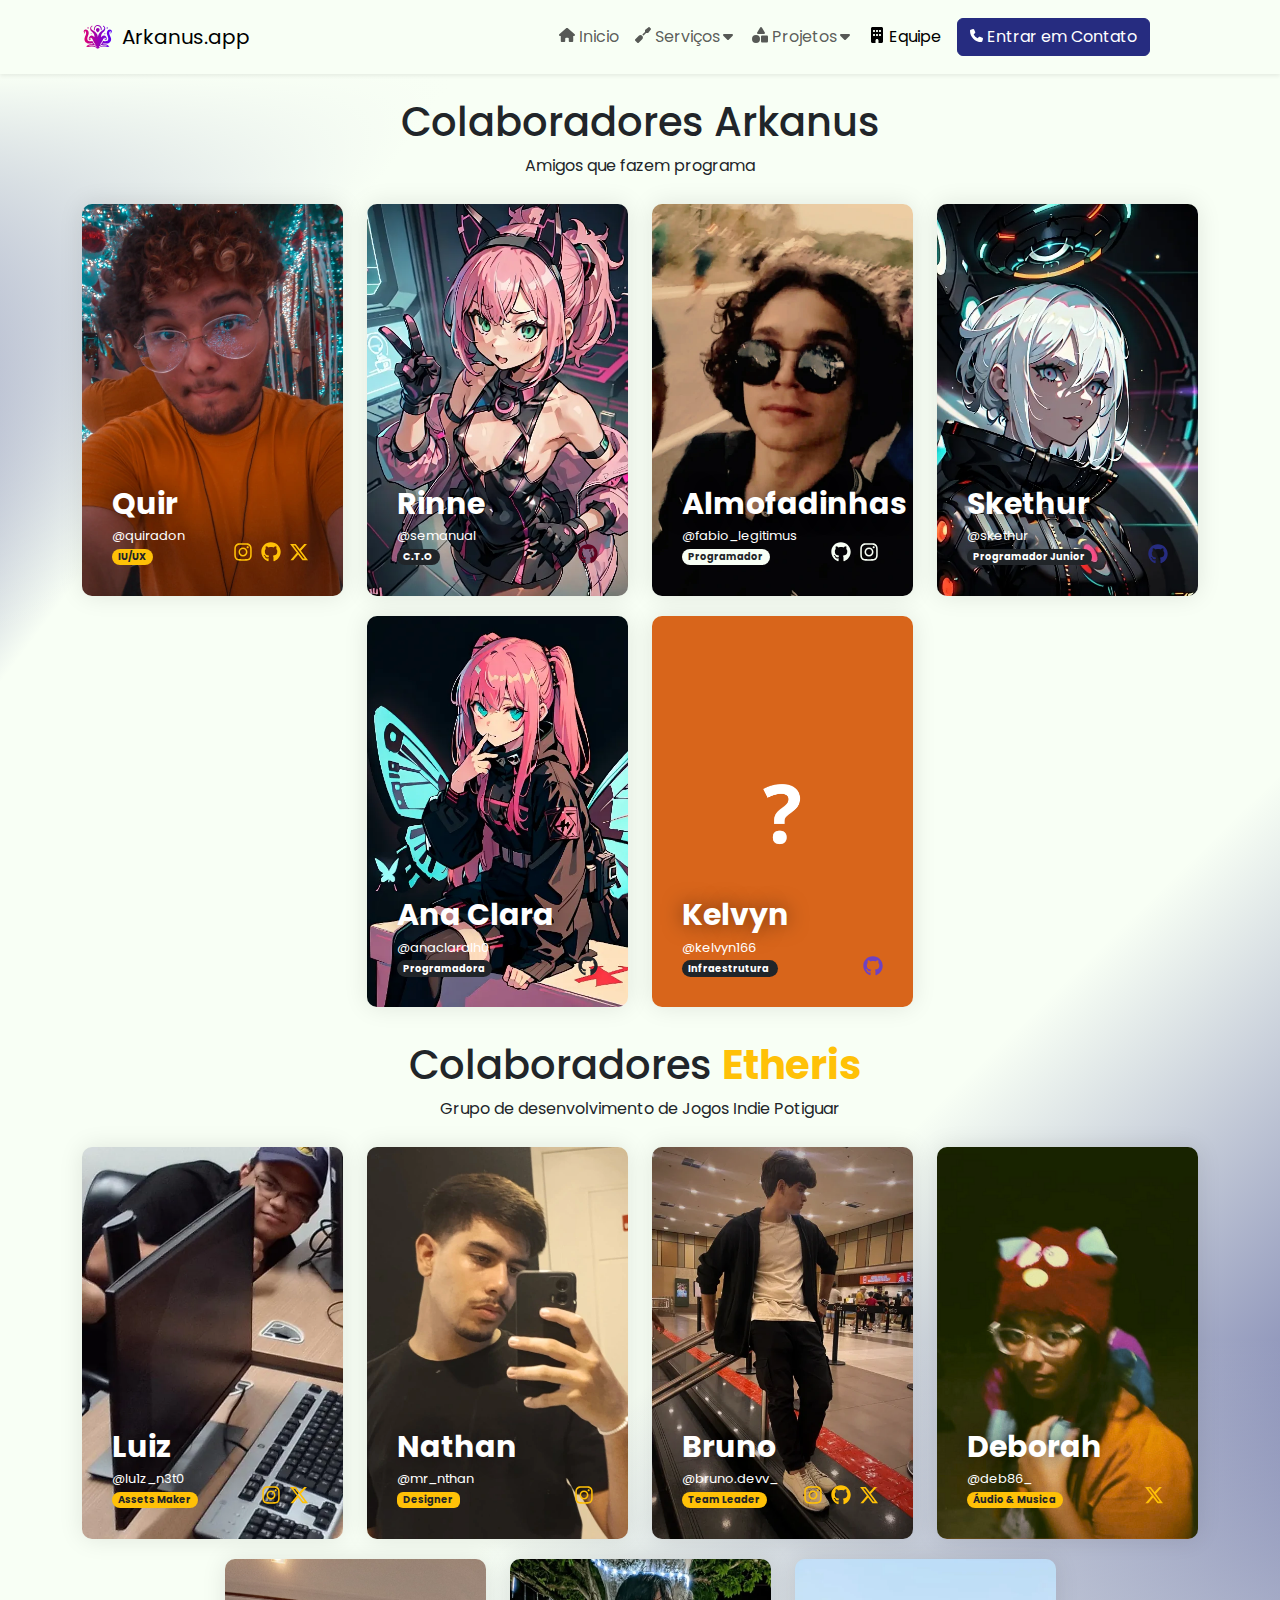
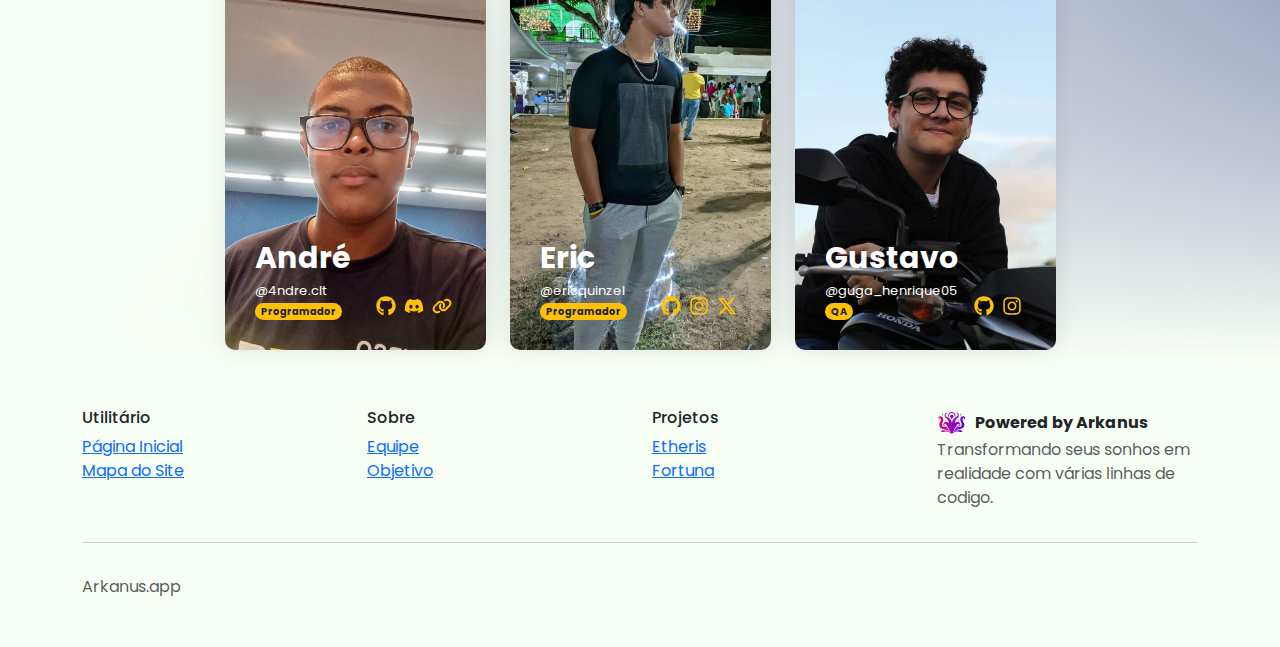
<file: team.html>
<!DOCTYPE html><html data-bs-theme="light" lang="en"><head><meta charset="utf-8"><meta name="viewport" content="width=device-width, initial-scale=1.0, shrink-to-fit=no"><title>Conheça nossos Membros</title><link rel="canonical" href="https://arkanus.app/team.html"><meta property="og:url" content="https://arkanus.app/team.html"><meta property="og:image" content="Group 2.webp"><meta property="og:description" content="Equipe especializada em desenvolvimento de sites, robôs, automações e jogos com alto padrão de qualidade e expertise."><meta property="og:title" content="Arkanus | Transformando seus sonhos em realidade."><meta property="og:type" content="article"><meta name="twitter:image" content="Group 2.webp"><meta name="twitter:card" content="summary"><meta name="twitter:title" content="Arkanus | Transformando seus sonhos em realidade."><meta name="description" content="Equipe especializada em desenvolvimento de sites, robôs, automações e jogos com alto padrão de qualidade e expertise."><meta name="twitter:description" content="Equipe especializada em desenvolvimento de sites, robôs, automações e jogos com alto padrão de qualidade e expertise."><link rel="icon" type="image/svg+xml" sizes="223x162" href="assets/img/geral/marca/Arkanus-1.svg"><link rel="icon" type="image/svg+xml" sizes="223x162" href="assets/img/geral/marca/Arkanus-1.svg" media="(prefers-color-scheme: dark)"><link rel="icon" type="image/svg+xml" sizes="223x162" href="assets/img/geral/marca/Arkanus-1.svg"><link rel="icon" type="image/svg+xml" sizes="223x162" href="assets/img/geral/marca/Arkanus-1.svg" media="(prefers-color-scheme: dark)"><link rel="icon" type="image/svg+xml" sizes="223x162" href="assets/img/geral/marca/Arkanus-1.svg"><link rel="icon" type="image/svg+xml" sizes="223x162" href="assets/img/geral/marca/Arkanus-1.svg"><link rel="icon" type="image/svg+xml" sizes="223x162" href="assets/img/geral/marca/Arkanus-1.svg"><link rel="stylesheet" href="https://cdn.jsdelivr.net/npm/bootstrap@5.3.3/dist/css/bootstrap.min.css"><link rel="stylesheet" href="https://fonts.googleapis.com/css?family=Baloo+Bhai+2&amp;display=swap"><link rel="stylesheet" href="https://fonts.googleapis.com/css?family=Poppins&amp;display=swap"><link rel="stylesheet" href="assets/css/bs-theme-overrides.css"><link rel="stylesheet" href="https://cdnjs.cloudflare.com/ajax/libs/animate.css/3.5.2/animate.min.css"><link rel="stylesheet" href="assets/css/styles.css"></head><body><nav class="navbar navbar-expand-lg shadow-sm py-3"><div class="container"><a class="navbar-brand d-flex align-items-center" href="/#"><span class="bs-icon-sm justify-content-center align-items-center me-2 bs-icon"><img class="img-fluid" src="assets/img/geral/marca/Arkanus-1.svg" height="23" width="32"></span><span>Arkanus.app</span></a><button data-bs-toggle="collapse" class="navbar-toggler border-0" data-bs-target="#navcol-2"><span class="visually-hidden">Toggle navigation</span><span class="navbar-toggler-icon"></span></button><div class="collapse navbar-collapse" id="navcol-2"><ul class="navbar-nav ms-auto"><li class="nav-item"><a class="nav-link" href="/#inicio"><svg xmlns="http://www.w3.org/2000/svg" viewBox="0 -32 576 576" width="1em" height="1em" fill="currentColor" class="mb-1 me-1"><!--! Font Awesome Free 6.4.2 by @fontawesome - https://fontawesome.com License - https://fontawesome.com/license/free (Icons: CC BY 4.0, Fonts: SIL OFL 1.1, Code: MIT License) Copyright 2023 Fonticons, Inc. --><path d="M575.8 255.5c0 18-15 32.1-32 32.1h-32l.7 160.2c0 2.7-.2 5.4-.5 8.1V472c0 22.1-17.9 40-40 40H456c-1.1 0-2.2 0-3.3-.1c-1.4 .1-2.8 .1-4.2 .1H416 392c-22.1 0-40-17.9-40-40V448 384c0-17.7-14.3-32-32-32H256c-17.7 0-32 14.3-32 32v64 24c0 22.1-17.9 40-40 40H160 128.1c-1.5 0-3-.1-4.5-.2c-1.2 .1-2.4 .2-3.6 .2H104c-22.1 0-40-17.9-40-40V360c0-.9 0-1.9 .1-2.8V287.6H32c-18 0-32-14-32-32.1c0-9 3-17 10-24L266.4 8c7-7 15-8 22-8s15 2 21 7L564.8 231.5c8 7 12 15 11 24z"></path></svg>Inicio</a></li><li class="nav-item dropdown animations-select"><a class="nav-link" aria-expanded="false" data-bs-toggle="dropdown" href="#"><svg xmlns="http://www.w3.org/2000/svg" viewBox="0 0 512 512" width="1em" height="1em" fill="currentColor" class="mb-1 me-1"><!--! Font Awesome Free 6.4.2 by @fontawesome - https://fontawesome.com License - https://fontawesome.com/license/free (Icons: CC BY 4.0, Fonts: SIL OFL 1.1, Code: MIT License) Copyright 2023 Fonticons, Inc. --><path d="M465 7c-8.5-8.5-22-9.4-31.6-2.1l-104 80c-5.9 4.5-9.4 11.6-9.4 19v54.1l-85.6 85.6c6.7 4.2 13 9.3 18.8 15.1s10.9 12.2 15.1 18.8L353.9 192H408c7.5 0 14.5-3.5 19-9.4l80-104c7.4-9.6 6.5-23.1-2.1-31.6L465 7zM121.4 281.4l-112 112c-12.5 12.5-12.5 32.8 0 45.3l64 64c12.5 12.5 32.8 12.5 45.3 0l112-112c30.2-30.2 30.2-79.1 0-109.3s-79.1-30.2-109.3 0z"></path></svg>Serviços<svg xmlns="http://www.w3.org/2000/svg" viewBox="-96 0 512 512" width="1em" height="1em" fill="currentColor" class="mb-2"><!--! Font Awesome Free 6.4.2 by @fontawesome - https://fontawesome.com License - https://fontawesome.com/license/free (Icons: CC BY 4.0, Fonts: SIL OFL 1.1, Code: MIT License) Copyright 2023 Fonticons, Inc. --><path d="M182.6 470.6c-12.5 12.5-32.8 12.5-45.3 0l-128-128c-9.2-9.2-11.9-22.9-6.9-34.9s16.6-19.8 29.6-19.8H288c12.9 0 24.6 7.8 29.6 19.8s2.2 25.7-6.9 34.9l-128 128z"></path></svg></a><div class="dropdown-menu shadow dropright"><a class="dropdown-item d-flex justify-content-sm-start" href="/#mobile-apps" rel="help" data-bs-target="https://rpg.arkanus.app"><div class="d-flex justify-content-center align-items-center m-2"><svg xmlns="http://www.w3.org/2000/svg" viewBox="-64 0 512 512" width="1em" height="1em" fill="currentColor" class="border rounded border-0 p-2 fs-1 me-2 nav_icon_background"><!--! Font Awesome Free 6.4.2 by @fontawesome - https://fontawesome.com License - https://fontawesome.com/license/free (Icons: CC BY 4.0, Fonts: SIL OFL 1.1, Code: MIT License) Copyright 2023 Fonticons, Inc. --><path d="M16 64C16 28.7 44.7 0 80 0H304c35.3 0 64 28.7 64 64V448c0 35.3-28.7 64-64 64H80c-35.3 0-64-28.7-64-64V64zM224 448a32 32 0 1 0 -64 0 32 32 0 1 0 64 0zM304 64H80V384H304V64z"></path></svg><div class="d-flex flex-column"><span class="focus-ring focus-ring-primary fs-5">Desenvolvimento Aplicativos</span><span class="lh-0">Obtenha um app e melhore a experiencia de seus Clientes</span></div></div></a><a class="dropdown-item d-flex justify-content-sm-start" href="/#web-dev" rel="help" data-bs-target="https://rpg.arkanus.app"><div class="d-flex justify-content-center align-items-center m-2"><svg xmlns="http://www.w3.org/2000/svg" viewBox="0 -32 576 576" width="1em" height="1em" fill="currentColor" class="border rounded border-0 p-2 fs-1 me-2 nav_icon_background"><!--! Font Awesome Free 6.4.2 by @fontawesome - https://fontawesome.com License - https://fontawesome.com/license/free (Icons: CC BY 4.0, Fonts: SIL OFL 1.1, Code: MIT License) Copyright 2023 Fonticons, Inc. --><path d="M64 0C28.7 0 0 28.7 0 64V352c0 35.3 28.7 64 64 64H240l-10.7 32H160c-17.7 0-32 14.3-32 32s14.3 32 32 32H416c17.7 0 32-14.3 32-32s-14.3-32-32-32H346.7L336 416H512c35.3 0 64-28.7 64-64V64c0-35.3-28.7-64-64-64H64zM512 64V288H64V64H512z"></path></svg><div class="d-flex flex-column"><span class="focus-ring focus-ring-primary fs-5">Desenvolvimento Sites</span><span class="lh-0">Passe mais credibilidade e confiança a seus clientes</span></div></div></a><a class="dropdown-item d-flex justify-content-sm-start" href="/#midias" rel="help" data-bs-target="/#midias"><div class="d-flex justify-content-center align-items-center m-2"><svg xmlns="http://www.w3.org/2000/svg" viewBox="0 0 512 512" width="1em" height="1em" fill="currentColor" class="border rounded border-0 p-2 fs-1 me-2 nav_icon_background"><!--! Font Awesome Free 6.4.2 by @fontawesome - https://fontawesome.com License - https://fontawesome.com/license/free (Icons: CC BY 4.0, Fonts: SIL OFL 1.1, Code: MIT License) Copyright 2023 Fonticons, Inc. --><path d="M156.6 384.9L125.7 354c-8.5-8.5-11.5-20.8-7.7-32.2c3-8.9 7-20.5 11.8-33.8L24 288c-8.6 0-16.6-4.6-20.9-12.1s-4.2-16.7 .2-24.1l52.5-88.5c13-21.9 36.5-35.3 61.9-35.3l82.3 0c2.4-4 4.8-7.7 7.2-11.3C289.1-4.1 411.1-8.1 483.9 5.3c11.6 2.1 20.6 11.2 22.8 22.8c13.4 72.9 9.3 194.8-111.4 276.7c-3.5 2.4-7.3 4.8-11.3 7.2v82.3c0 25.4-13.4 49-35.3 61.9l-88.5 52.5c-7.4 4.4-16.6 4.5-24.1 .2s-12.1-12.2-12.1-20.9V380.8c-14.1 4.9-26.4 8.9-35.7 11.9c-11.2 3.6-23.4 .5-31.8-7.8zM384 168a40 40 0 1 0 0-80 40 40 0 1 0 0 80z"></path></svg><div class="d-flex flex-column"><span class="focus-ring focus-ring-primary fs-5">Design &amp; Social Midia</span><span class="lh-0">Dê uma nova cara ao sua empresa, e capte mais clientes&nbsp;</span></div></div></a></div></li><li class="nav-item dropdown animations-select"><a class="nav-link" aria-expanded="false" data-bs-toggle="dropdown" href="#"><svg xmlns="http://www.w3.org/2000/svg" viewBox="0 0 512 512" width="1em" height="1em" fill="currentColor" class="mb-1 me-1"><!--! Font Awesome Free 6.4.2 by @fontawesome - https://fontawesome.com License - https://fontawesome.com/license/free (Icons: CC BY 4.0, Fonts: SIL OFL 1.1, Code: MIT License) Copyright 2023 Fonticons, Inc. --><path d="M315.4 15.5C309.7 5.9 299.2 0 288 0s-21.7 5.9-27.4 15.5l-96 160c-5.9 9.9-6.1 22.2-.4 32.2s16.3 16.2 27.8 16.2H384c11.5 0 22.2-6.2 27.8-16.2s5.5-22.3-.4-32.2l-96-160zM288 312V456c0 22.1 17.9 40 40 40H472c22.1 0 40-17.9 40-40V312c0-22.1-17.9-40-40-40H328c-22.1 0-40 17.9-40 40zM128 512a128 128 0 1 0 0-256 128 128 0 1 0 0 256z"></path></svg>Projetos<svg xmlns="http://www.w3.org/2000/svg" viewBox="-96 0 512 512" width="1em" height="1em" fill="currentColor" class="mb-2"><!--! Font Awesome Free 6.4.2 by @fontawesome - https://fontawesome.com License - https://fontawesome.com/license/free (Icons: CC BY 4.0, Fonts: SIL OFL 1.1, Code: MIT License) Copyright 2023 Fonticons, Inc. --><path d="M182.6 470.6c-12.5 12.5-32.8 12.5-45.3 0l-128-128c-9.2-9.2-11.9-22.9-6.9-34.9s16.6-19.8 29.6-19.8H288c12.9 0 24.6 7.8 29.6 19.8s2.2 25.7-6.9 34.9l-128 128z"></path></svg></a><div class="dropdown-menu shadow dropright"><a class="dropdown-item d-flex justify-content-sm-start" href="https://rpg.arkanus.app" rel="help" data-bs-target="https://rpg.arkanus.app"><div class="d-flex justify-content-center align-items-center m-2"><svg xmlns="http://www.w3.org/2000/svg" viewBox="-32 0 512 512" width="1em" height="1em" fill="currentColor" class="fs-1 text-danger border rounded border-0 p-2 fme-2 nav_icon_background me-2"><!--! Font Awesome Free 6.4.2 by @fontawesome - https://fontawesome.com License - https://fontawesome.com/license/free (Icons: CC BY 4.0, Fonts: SIL OFL 1.1, Code: MIT License) Copyright 2023 Fonticons, Inc. --><path d="M201 10.3c14.3-7.8 31.6-7.8 46 0L422.3 106c5.1 2.8 8.3 8.2 8.3 14s-3.2 11.2-8.3 14L231.7 238c-4.8 2.6-10.5 2.6-15.3 0L25.7 134c-5.1-2.8-8.3-8.2-8.3-14s3.2-11.2 8.3-14L201 10.3zM23.7 170l176 96c5.1 2.8 8.3 8.2 8.3 14V496c0 5.6-3 10.9-7.8 13.8s-10.9 3-15.8 .3L25 423.1C9.6 414.7 0 398.6 0 381V184c0-5.6 3-10.9 7.8-13.8s10.9-3 15.8-.3zm400.7 0c5-2.7 11-2.6 15.8 .3s7.8 8.1 7.8 13.8V381c0 17.6-9.6 33.7-25 42.1L263.7 510c-5 2.7-11 2.6-15.8-.3s-7.8-8.1-7.8-13.8V280c0-5.9 3.2-11.2 8.3-14l176-96z"></path></svg><div class="d-flex flex-column"><span class="focus-ring focus-ring-primary fs-5">Mini Kraken RPG</span><span class="lh-0">Ferramenta auxiliadora de RPG de mesa.</span></div></div></a><a class="dropdown-item d-flex justify-content-sm-start" href="https://etheris.arkanus.app" rel="help" data-bs-target="https://rpg.arkanus.app"><div class="d-flex justify-content-center align-items-center m-2"><svg xmlns="http://www.w3.org/2000/svg" viewBox="0 0 512 512" width="1em" height="1em" fill="currentColor" class="fs-1 text-warning border rounded border-0 p-2 me-2 nav_icon_background"><!--! Font Awesome Free 6.4.2 by @fontawesome - https://fontawesome.com License - https://fontawesome.com/license/free (Icons: CC BY 4.0, Fonts: SIL OFL 1.1, Code: MIT License) Copyright 2023 Fonticons, Inc. --><path d="M342.6 9.4c-12.5-12.5-32.8-12.5-45.3 0s-12.5 32.8 0 45.3l9.4 9.4L28.1 342.6C10.1 360.6 0 385 0 410.5V416c0 53 43 96 96 96h5.5c25.5 0 49.9-10.1 67.9-28.1L448 205.3l9.4 9.4c12.5 12.5 32.8 12.5 45.3 0s12.5-32.8 0-45.3l-32-32-96-96-32-32zM205.3 256L352 109.3 402.7 160l-96 96H205.3z"></path></svg><div class="d-flex flex-column"><span class="focus-ring focus-ring-primary fs-5">Etheris</span><span class="lh-0">Estúdio de desenvolvimento de Jogos&nbsp;</span></div></div></a><a class="dropdown-item d-flex justify-content-sm-start" href="https://nutri.arkanus.app" rel="help" data-bs-target="https://nutri.arkanus.app"><div class="d-flex justify-content-center align-items-center m-2"><svg xmlns="http://www.w3.org/2000/svg" viewBox="-32 0 512 512" width="1em" height="1em" fill="currentColor" class="fs-1 text-success border rounded border-0 p-2 me-2 nav_icon_background"><!--! Font Awesome Free 6.4.2 by @fontawesome - https://fontawesome.com License - https://fontawesome.com/license/free (Icons: CC BY 4.0, Fonts: SIL OFL 1.1, Code: MIT License) Copyright 2023 Fonticons, Inc. --><path d="M256 80c0-17.7-14.3-32-32-32s-32 14.3-32 32V224H48c-17.7 0-32 14.3-32 32s14.3 32 32 32H192V432c0 17.7 14.3 32 32 32s32-14.3 32-32V288H400c17.7 0 32-14.3 32-32s-14.3-32-32-32H256V80z"></path></svg><div class="d-flex flex-column"><span class="focus-ring focus-ring-primary fs-5">Calculadora Nutricional</span><span class="lh-0">Uma calculadora de Gasto Energetico.</span></div></div></a><a class="dropdown-item d-flex justify-content-sm-start" href="/apps/books.html" rel="help" data-bs-target="https://nutri.arkanus.app"><div class="d-flex justify-content-center align-items-center m-2"><svg xmlns="http://www.w3.org/2000/svg" viewBox="-32 0 512 512" width="1em" height="1em" fill="currentColor" class="fs-1 text-primary border rounded border-0 p-2 me-2 nav_icon_background"><!--! Font Awesome Free 6.4.2 by @fontawesome - https://fontawesome.com License - https://fontawesome.com/license/free (Icons: CC BY 4.0, Fonts: SIL OFL 1.1, Code: MIT License) Copyright 2023 Fonticons, Inc. --><path d="M96 0C43 0 0 43 0 96V416c0 53 43 96 96 96H384h32c17.7 0 32-14.3 32-32s-14.3-32-32-32V384c17.7 0 32-14.3 32-32V32c0-17.7-14.3-32-32-32H384 96zm0 384H352v64H96c-17.7 0-32-14.3-32-32s14.3-32 32-32zm32-240c0-8.8 7.2-16 16-16H336c8.8 0 16 7.2 16 16s-7.2 16-16 16H144c-8.8 0-16-7.2-16-16zm16 48H336c8.8 0 16 7.2 16 16s-7.2 16-16 16H144c-8.8 0-16-7.2-16-16s7.2-16 16-16z"></path></svg><div class="d-flex flex-column"><span class="focus-ring focus-ring-primary fs-5">Arkan Book Database&nbsp;</span><span class="lh-0">Aplicativo para gerenciar Acervos Literarios</span></div></div></a></div></li><li class="nav-item"><a class="nav-link active" href="team.html"><svg xmlns="http://www.w3.org/2000/svg" viewBox="-64 0 512 512" width="1em" height="1em" fill="currentColor" class="mb-1 me-1"><!--! Font Awesome Free 6.4.2 by @fontawesome - https://fontawesome.com License - https://fontawesome.com/license/free (Icons: CC BY 4.0, Fonts: SIL OFL 1.1, Code: MIT License) Copyright 2023 Fonticons, Inc. --><path d="M48 0C21.5 0 0 21.5 0 48V464c0 26.5 21.5 48 48 48h96V432c0-26.5 21.5-48 48-48s48 21.5 48 48v80h96c26.5 0 48-21.5 48-48V48c0-26.5-21.5-48-48-48H48zM64 240c0-8.8 7.2-16 16-16h32c8.8 0 16 7.2 16 16v32c0 8.8-7.2 16-16 16H80c-8.8 0-16-7.2-16-16V240zm112-16h32c8.8 0 16 7.2 16 16v32c0 8.8-7.2 16-16 16H176c-8.8 0-16-7.2-16-16V240c0-8.8 7.2-16 16-16zm80 16c0-8.8 7.2-16 16-16h32c8.8 0 16 7.2 16 16v32c0 8.8-7.2 16-16 16H272c-8.8 0-16-7.2-16-16V240zM80 96h32c8.8 0 16 7.2 16 16v32c0 8.8-7.2 16-16 16H80c-8.8 0-16-7.2-16-16V112c0-8.8 7.2-16 16-16zm80 16c0-8.8 7.2-16 16-16h32c8.8 0 16 7.2 16 16v32c0 8.8-7.2 16-16 16H176c-8.8 0-16-7.2-16-16V112zM272 96h32c8.8 0 16 7.2 16 16v32c0 8.8-7.2 16-16 16H272c-8.8 0-16-7.2-16-16V112c0-8.8 7.2-16 16-16z"></path></svg>Equipe</a></li></ul><a class="btn btn-primary ms-md-2 me-5" role="button" href="https://www.instagram.com/direct/t/17847127176019261" target="_blank" rel="author"><svg xmlns="http://www.w3.org/2000/svg" viewBox="0 0 512 512" width="1em" height="1em" fill="currentColor" class="mb-1 me-1" style="font-size: 13px;"><!--! Font Awesome Free 6.4.2 by @fontawesome - https://fontawesome.com License - https://fontawesome.com/license/free (Icons: CC BY 4.0, Fonts: SIL OFL 1.1, Code: MIT License) Copyright 2023 Fonticons, Inc. --><path d="M164.9 24.6c-7.7-18.6-28-28.5-47.4-23.2l-88 24C12.1 30.2 0 46 0 64C0 311.4 200.6 512 448 512c18 0 33.8-12.1 38.6-29.5l24-88c5.3-19.4-4.6-39.7-23.2-47.4l-96-40c-16.3-6.8-35.2-2.1-46.3 11.6L304.7 368C234.3 334.7 177.3 277.7 144 207.3L193.3 167c13.7-11.2 18.4-30 11.6-46.3l-40-96z"></path></svg>Entrar em Contato</a></div></div></nav><section style="background: linear-gradient(0deg, var(--bs-body-bg), rgba(255,255,255,0) 33%), linear-gradient(180deg, var(--bs-body-bg), rgba(255,255,255,0) 30%), linear-gradient(127deg, var(--bs-primary), rgba(255,255,255,0) 17%), linear-gradient(-44deg, var(--bs-primary) 0%, rgba(255,255,255,0) 38%);"><div class="container"><div><h1 class="text-center pt-4">Colaboradores Arkanus</h1><p class="text-center">Amigos que fazem programa</p></div><div class="row row-cols-1 row-cols-sm-2 row-cols-md-3 row-cols-lg-3 row-cols-xl-4 row-cols-xxl-4 d-flex d-xxl-flex justify-content-center"><div class="col"><div class="profile-card-2"><a href="https://quir.arkanus.app"><img class="img-fluid img img-responsive" src="assets/img/team/Arkan/quir.webp" loading="auto" alt="Quiradon o Fundador do Mini Kraken bot"></a><div class="profile-name"><span>Quir</span></div><div class="profile-username"><span>@quiradon</span></div><div class="profile-tag"><span class="badge rounded-pill bg-warning text-dark">IU/UX</span></div><div class="profile-icons"><a href="https://www.instagram.com/quiradon/" target="_blank" rel="external"><svg xmlns="http://www.w3.org/2000/svg" viewBox="-32 0 512 512" width="1em" height="1em" fill="currentColor" class="text-warning team_icon_hover m-1" data-bss-hover-animate="pulse"><!--! Font Awesome Free 6.4.2 by @fontawesome - https://fontawesome.com License - https://fontawesome.com/license/free (Icons: CC BY 4.0, Fonts: SIL OFL 1.1, Code: MIT License) Copyright 2023 Fonticons, Inc. --><path d="M224.1 141c-63.6 0-114.9 51.3-114.9 114.9s51.3 114.9 114.9 114.9S339 319.5 339 255.9 287.7 141 224.1 141zm0 189.6c-41.1 0-74.7-33.5-74.7-74.7s33.5-74.7 74.7-74.7 74.7 33.5 74.7 74.7-33.6 74.7-74.7 74.7zm146.4-194.3c0 14.9-12 26.8-26.8 26.8-14.9 0-26.8-12-26.8-26.8s12-26.8 26.8-26.8 26.8 12 26.8 26.8zm76.1 27.2c-1.7-35.9-9.9-67.7-36.2-93.9-26.2-26.2-58-34.4-93.9-36.2-37-2.1-147.9-2.1-184.9 0-35.8 1.7-67.6 9.9-93.9 36.1s-34.4 58-36.2 93.9c-2.1 37-2.1 147.9 0 184.9 1.7 35.9 9.9 67.7 36.2 93.9s58 34.4 93.9 36.2c37 2.1 147.9 2.1 184.9 0 35.9-1.7 67.7-9.9 93.9-36.2 26.2-26.2 34.4-58 36.2-93.9 2.1-37 2.1-147.8 0-184.8zM398.8 388c-7.8 19.6-22.9 34.7-42.6 42.6-29.5 11.7-99.5 9-132.1 9s-102.7 2.6-132.1-9c-19.6-7.8-34.7-22.9-42.6-42.6-11.7-29.5-9-99.5-9-132.1s-2.6-102.7 9-132.1c7.8-19.6 22.9-34.7 42.6-42.6 29.5-11.7 99.5-9 132.1-9s102.7-2.6 132.1 9c19.6 7.8 34.7 22.9 42.6 42.6 11.7 29.5 9 99.5 9 132.1s2.7 102.7-9 132.1z"></path></svg></a><a class="link-primary" href="https://github.com/quiradon" target="_blank" rel="external"><svg xmlns="http://www.w3.org/2000/svg" viewBox="-8 0 512 512" width="1em" height="1em" fill="currentColor" class="text-warning team_icon_hover m-1" data-bss-hover-animate="pulse"><!--! Font Awesome Free 6.4.2 by @fontawesome - https://fontawesome.com License - https://fontawesome.com/license/free (Icons: CC BY 4.0, Fonts: SIL OFL 1.1, Code: MIT License) Copyright 2023 Fonticons, Inc. --><path d="M165.9 397.4c0 2-2.3 3.6-5.2 3.6-3.3.3-5.6-1.3-5.6-3.6 0-2 2.3-3.6 5.2-3.6 3-.3 5.6 1.3 5.6 3.6zm-31.1-4.5c-.7 2 1.3 4.3 4.3 4.9 2.6 1 5.6 0 6.2-2s-1.3-4.3-4.3-5.2c-2.6-.7-5.5.3-6.2 2.3zm44.2-1.7c-2.9.7-4.9 2.6-4.6 4.9.3 2 2.9 3.3 5.9 2.6 2.9-.7 4.9-2.6 4.6-4.6-.3-1.9-3-3.2-5.9-2.9zM244.8 8C106.1 8 0 113.3 0 252c0 110.9 69.8 205.8 169.5 239.2 12.8 2.3 17.3-5.6 17.3-12.1 0-6.2-.3-40.4-.3-61.4 0 0-70 15-84.7-29.8 0 0-11.4-29.1-27.8-36.6 0 0-22.9-15.7 1.6-15.4 0 0 24.9 2 38.6 25.8 21.9 38.6 58.6 27.5 72.9 20.9 2.3-16 8.8-27.1 16-33.7-55.9-6.2-112.3-14.3-112.3-110.5 0-27.5 7.6-41.3 23.6-58.9-2.6-6.5-11.1-33.3 2.6-67.9 20.9-6.5 69 27 69 27 20-5.6 41.5-8.5 62.8-8.5s42.8 2.9 62.8 8.5c0 0 48.1-33.6 69-27 13.7 34.7 5.2 61.4 2.6 67.9 16 17.7 25.8 31.5 25.8 58.9 0 96.5-58.9 104.2-114.8 110.5 9.2 7.9 17 22.9 17 46.4 0 33.7-.3 75.4-.3 83.6 0 6.5 4.6 14.4 17.3 12.1C428.2 457.8 496 362.9 496 252 496 113.3 383.5 8 244.8 8zM97.2 352.9c-1.3 1-1 3.3.7 5.2 1.6 1.6 3.9 2.3 5.2 1 1.3-1 1-3.3-.7-5.2-1.6-1.6-3.9-2.3-5.2-1zm-10.8-8.1c-.7 1.3.3 2.9 2.3 3.9 1.6 1 3.6.7 4.3-.7.7-1.3-.3-2.9-2.3-3.9-2-.6-3.6-.3-4.3.7zm32.4 35.6c-1.6 1.3-1 4.3 1.3 6.2 2.3 2.3 5.2 2.6 6.5 1 1.3-1.3.7-4.3-1.3-6.2-2.2-2.3-5.2-2.6-6.5-1zm-11.4-14.7c-1.6 1-1.6 3.6 0 5.9 1.6 2.3 4.3 3.3 5.6 2.3 1.6-1.3 1.6-3.9 0-6.2-1.4-2.3-4-3.3-5.6-2z"></path></svg></a><a class="link-primary" href="https://twitter.com/quiradon" target="_blank" rel="external"><svg xmlns="http://www.w3.org/2000/svg" viewBox="0 0 512 512" width="1em" height="1em" fill="currentColor" class="text-warning team_icon_hover m-1" data-bss-hover-animate="pulse"><!--! Font Awesome Free 6.4.2 by @fontawesome - https://fontawesome.com License - https://fontawesome.com/license/free (Icons: CC BY 4.0, Fonts: SIL OFL 1.1, Code: MIT License) Copyright 2023 Fonticons, Inc. --><path d="M389.2 48h70.6L305.6 224.2 487 464H345L233.7 318.6 106.5 464H35.8L200.7 275.5 26.8 48H172.4L272.9 180.9 389.2 48zM364.4 421.8h39.1L151.1 88h-42L364.4 421.8z"></path></svg></a></div></div></div><div class="col"><div class="profile-card-2"><a><img class="img-fluid img img-responsive" src="assets/img/team/Arkan/Rinne.webp" loading="auto" alt="Rinne a programadora chefe do Mini Kraken"></a><div class="profile-name"><span>Rinne</span></div><div class="profile-username"><span>@semanual</span></div><div class="profile-tag"><span class="badge rounded-pill bg-dark">C.T.O</span></div><div class="profile-icons"><a href="https://github.com/Semanual" target="_blank" rel="external"><svg xmlns="http://www.w3.org/2000/svg" viewBox="-8 0 512 512" width="1em" height="1em" fill="currentColor" class="text-danger-emphasis team_icon_hover" data-bss-hover-animate="pulse"><!--! Font Awesome Free 6.4.2 by @fontawesome - https://fontawesome.com License - https://fontawesome.com/license/free (Icons: CC BY 4.0, Fonts: SIL OFL 1.1, Code: MIT License) Copyright 2023 Fonticons, Inc. --><path d="M165.9 397.4c0 2-2.3 3.6-5.2 3.6-3.3.3-5.6-1.3-5.6-3.6 0-2 2.3-3.6 5.2-3.6 3-.3 5.6 1.3 5.6 3.6zm-31.1-4.5c-.7 2 1.3 4.3 4.3 4.9 2.6 1 5.6 0 6.2-2s-1.3-4.3-4.3-5.2c-2.6-.7-5.5.3-6.2 2.3zm44.2-1.7c-2.9.7-4.9 2.6-4.6 4.9.3 2 2.9 3.3 5.9 2.6 2.9-.7 4.9-2.6 4.6-4.6-.3-1.9-3-3.2-5.9-2.9zM244.8 8C106.1 8 0 113.3 0 252c0 110.9 69.8 205.8 169.5 239.2 12.8 2.3 17.3-5.6 17.3-12.1 0-6.2-.3-40.4-.3-61.4 0 0-70 15-84.7-29.8 0 0-11.4-29.1-27.8-36.6 0 0-22.9-15.7 1.6-15.4 0 0 24.9 2 38.6 25.8 21.9 38.6 58.6 27.5 72.9 20.9 2.3-16 8.8-27.1 16-33.7-55.9-6.2-112.3-14.3-112.3-110.5 0-27.5 7.6-41.3 23.6-58.9-2.6-6.5-11.1-33.3 2.6-67.9 20.9-6.5 69 27 69 27 20-5.6 41.5-8.5 62.8-8.5s42.8 2.9 62.8 8.5c0 0 48.1-33.6 69-27 13.7 34.7 5.2 61.4 2.6 67.9 16 17.7 25.8 31.5 25.8 58.9 0 96.5-58.9 104.2-114.8 110.5 9.2 7.9 17 22.9 17 46.4 0 33.7-.3 75.4-.3 83.6 0 6.5 4.6 14.4 17.3 12.1C428.2 457.8 496 362.9 496 252 496 113.3 383.5 8 244.8 8zM97.2 352.9c-1.3 1-1 3.3.7 5.2 1.6 1.6 3.9 2.3 5.2 1 1.3-1 1-3.3-.7-5.2-1.6-1.6-3.9-2.3-5.2-1zm-10.8-8.1c-.7 1.3.3 2.9 2.3 3.9 1.6 1 3.6.7 4.3-.7.7-1.3-.3-2.9-2.3-3.9-2-.6-3.6-.3-4.3.7zm32.4 35.6c-1.6 1.3-1 4.3 1.3 6.2 2.3 2.3 5.2 2.6 6.5 1 1.3-1.3.7-4.3-1.3-6.2-2.2-2.3-5.2-2.6-6.5-1zm-11.4-14.7c-1.6 1-1.6 3.6 0 5.9 1.6 2.3 4.3 3.3 5.6 2.3 1.6-1.3 1.6-3.9 0-6.2-1.4-2.3-4-3.3-5.6-2z"></path></svg></a></div></div></div><div class="col"><div class="profile-card-2"><a><img class="img-fluid img img-responsive" src="assets/img/team/Arkan/Almofadinhas.webp" loading="auto"></a><div class="profile-name"><span>Almofadinhas</span></div><div class="profile-username"><span>@fabio_legitimus</span></div><div class="profile-tag"><span class="badge rounded-pill bg-light text-dark">Programador</span></div><div class="profile-icons"><a href="https://github.com/IceusLegitimus" target="_blank" rel="external"><svg xmlns="http://www.w3.org/2000/svg" viewBox="-8 0 512 512" width="1em" height="1em" fill="currentColor" class="text-light team_icon_hover m-1" data-bss-hover-animate="pulse"><!--! Font Awesome Free 6.4.2 by @fontawesome - https://fontawesome.com License - https://fontawesome.com/license/free (Icons: CC BY 4.0, Fonts: SIL OFL 1.1, Code: MIT License) Copyright 2023 Fonticons, Inc. --><path d="M165.9 397.4c0 2-2.3 3.6-5.2 3.6-3.3.3-5.6-1.3-5.6-3.6 0-2 2.3-3.6 5.2-3.6 3-.3 5.6 1.3 5.6 3.6zm-31.1-4.5c-.7 2 1.3 4.3 4.3 4.9 2.6 1 5.6 0 6.2-2s-1.3-4.3-4.3-5.2c-2.6-.7-5.5.3-6.2 2.3zm44.2-1.7c-2.9.7-4.9 2.6-4.6 4.9.3 2 2.9 3.3 5.9 2.6 2.9-.7 4.9-2.6 4.6-4.6-.3-1.9-3-3.2-5.9-2.9zM244.8 8C106.1 8 0 113.3 0 252c0 110.9 69.8 205.8 169.5 239.2 12.8 2.3 17.3-5.6 17.3-12.1 0-6.2-.3-40.4-.3-61.4 0 0-70 15-84.7-29.8 0 0-11.4-29.1-27.8-36.6 0 0-22.9-15.7 1.6-15.4 0 0 24.9 2 38.6 25.8 21.9 38.6 58.6 27.5 72.9 20.9 2.3-16 8.8-27.1 16-33.7-55.9-6.2-112.3-14.3-112.3-110.5 0-27.5 7.6-41.3 23.6-58.9-2.6-6.5-11.1-33.3 2.6-67.9 20.9-6.5 69 27 69 27 20-5.6 41.5-8.5 62.8-8.5s42.8 2.9 62.8 8.5c0 0 48.1-33.6 69-27 13.7 34.7 5.2 61.4 2.6 67.9 16 17.7 25.8 31.5 25.8 58.9 0 96.5-58.9 104.2-114.8 110.5 9.2 7.9 17 22.9 17 46.4 0 33.7-.3 75.4-.3 83.6 0 6.5 4.6 14.4 17.3 12.1C428.2 457.8 496 362.9 496 252 496 113.3 383.5 8 244.8 8zM97.2 352.9c-1.3 1-1 3.3.7 5.2 1.6 1.6 3.9 2.3 5.2 1 1.3-1 1-3.3-.7-5.2-1.6-1.6-3.9-2.3-5.2-1zm-10.8-8.1c-.7 1.3.3 2.9 2.3 3.9 1.6 1 3.6.7 4.3-.7.7-1.3-.3-2.9-2.3-3.9-2-.6-3.6-.3-4.3.7zm32.4 35.6c-1.6 1.3-1 4.3 1.3 6.2 2.3 2.3 5.2 2.6 6.5 1 1.3-1.3.7-4.3-1.3-6.2-2.2-2.3-5.2-2.6-6.5-1zm-11.4-14.7c-1.6 1-1.6 3.6 0 5.9 1.6 2.3 4.3 3.3 5.6 2.3 1.6-1.3 1.6-3.9 0-6.2-1.4-2.3-4-3.3-5.6-2z"></path></svg></a><a href="https://www.instagram.com/fabio_legitimus/" target="_blank" rel="external"><svg xmlns="http://www.w3.org/2000/svg" viewBox="-32 0 512 512" width="1em" height="1em" fill="currentColor" class="text-light team_icon_hover m-1" data-bss-hover-animate="pulse"><!--! Font Awesome Free 6.4.2 by @fontawesome - https://fontawesome.com License - https://fontawesome.com/license/free (Icons: CC BY 4.0, Fonts: SIL OFL 1.1, Code: MIT License) Copyright 2023 Fonticons, Inc. --><path d="M224.1 141c-63.6 0-114.9 51.3-114.9 114.9s51.3 114.9 114.9 114.9S339 319.5 339 255.9 287.7 141 224.1 141zm0 189.6c-41.1 0-74.7-33.5-74.7-74.7s33.5-74.7 74.7-74.7 74.7 33.5 74.7 74.7-33.6 74.7-74.7 74.7zm146.4-194.3c0 14.9-12 26.8-26.8 26.8-14.9 0-26.8-12-26.8-26.8s12-26.8 26.8-26.8 26.8 12 26.8 26.8zm76.1 27.2c-1.7-35.9-9.9-67.7-36.2-93.9-26.2-26.2-58-34.4-93.9-36.2-37-2.1-147.9-2.1-184.9 0-35.8 1.7-67.6 9.9-93.9 36.1s-34.4 58-36.2 93.9c-2.1 37-2.1 147.9 0 184.9 1.7 35.9 9.9 67.7 36.2 93.9s58 34.4 93.9 36.2c37 2.1 147.9 2.1 184.9 0 35.9-1.7 67.7-9.9 93.9-36.2 26.2-26.2 34.4-58 36.2-93.9 2.1-37 2.1-147.8 0-184.8zM398.8 388c-7.8 19.6-22.9 34.7-42.6 42.6-29.5 11.7-99.5 9-132.1 9s-102.7 2.6-132.1-9c-19.6-7.8-34.7-22.9-42.6-42.6-11.7-29.5-9-99.5-9-132.1s-2.6-102.7 9-132.1c7.8-19.6 22.9-34.7 42.6-42.6 29.5-11.7 99.5-9 132.1-9s102.7-2.6 132.1 9c19.6 7.8 34.7 22.9 42.6 42.6 11.7 29.5 9 99.5 9 132.1s2.7 102.7-9 132.1z"></path></svg></a></div></div></div><div class="col"><div class="profile-card-2"><a><img class="img-fluid img img-responsive" src="assets/img/team/Arkan/Skethur.webp" loading="auto"></a><div class="profile-name"><span>Skethur</span></div><div class="profile-username"><span>@skethur</span></div><div class="profile-tag"><span class="badge rounded-pill bg-dark">Programador Junior</span></div><div class="profile-icons"><a href="https://github.com/SkeThurzin/" target="_blank" rel="external"><svg xmlns="http://www.w3.org/2000/svg" viewBox="-8 0 512 512" width="1em" height="1em" fill="currentColor" class="text-primary team_icon_hover" data-bss-hover-animate="pulse"><!--! Font Awesome Free 6.4.2 by @fontawesome - https://fontawesome.com License - https://fontawesome.com/license/free (Icons: CC BY 4.0, Fonts: SIL OFL 1.1, Code: MIT License) Copyright 2023 Fonticons, Inc. --><path d="M165.9 397.4c0 2-2.3 3.6-5.2 3.6-3.3.3-5.6-1.3-5.6-3.6 0-2 2.3-3.6 5.2-3.6 3-.3 5.6 1.3 5.6 3.6zm-31.1-4.5c-.7 2 1.3 4.3 4.3 4.9 2.6 1 5.6 0 6.2-2s-1.3-4.3-4.3-5.2c-2.6-.7-5.5.3-6.2 2.3zm44.2-1.7c-2.9.7-4.9 2.6-4.6 4.9.3 2 2.9 3.3 5.9 2.6 2.9-.7 4.9-2.6 4.6-4.6-.3-1.9-3-3.2-5.9-2.9zM244.8 8C106.1 8 0 113.3 0 252c0 110.9 69.8 205.8 169.5 239.2 12.8 2.3 17.3-5.6 17.3-12.1 0-6.2-.3-40.4-.3-61.4 0 0-70 15-84.7-29.8 0 0-11.4-29.1-27.8-36.6 0 0-22.9-15.7 1.6-15.4 0 0 24.9 2 38.6 25.8 21.9 38.6 58.6 27.5 72.9 20.9 2.3-16 8.8-27.1 16-33.7-55.9-6.2-112.3-14.3-112.3-110.5 0-27.5 7.6-41.3 23.6-58.9-2.6-6.5-11.1-33.3 2.6-67.9 20.9-6.5 69 27 69 27 20-5.6 41.5-8.5 62.8-8.5s42.8 2.9 62.8 8.5c0 0 48.1-33.6 69-27 13.7 34.7 5.2 61.4 2.6 67.9 16 17.7 25.8 31.5 25.8 58.9 0 96.5-58.9 104.2-114.8 110.5 9.2 7.9 17 22.9 17 46.4 0 33.7-.3 75.4-.3 83.6 0 6.5 4.6 14.4 17.3 12.1C428.2 457.8 496 362.9 496 252 496 113.3 383.5 8 244.8 8zM97.2 352.9c-1.3 1-1 3.3.7 5.2 1.6 1.6 3.9 2.3 5.2 1 1.3-1 1-3.3-.7-5.2-1.6-1.6-3.9-2.3-5.2-1zm-10.8-8.1c-.7 1.3.3 2.9 2.3 3.9 1.6 1 3.6.7 4.3-.7.7-1.3-.3-2.9-2.3-3.9-2-.6-3.6-.3-4.3.7zm32.4 35.6c-1.6 1.3-1 4.3 1.3 6.2 2.3 2.3 5.2 2.6 6.5 1 1.3-1.3.7-4.3-1.3-6.2-2.2-2.3-5.2-2.6-6.5-1zm-11.4-14.7c-1.6 1-1.6 3.6 0 5.9 1.6 2.3 4.3 3.3 5.6 2.3 1.6-1.3 1.6-3.9 0-6.2-1.4-2.3-4-3.3-5.6-2z"></path></svg></a></div></div></div><div class="col"><div class="profile-card-2"><a><img class="img-fluid img img-responsive" src="assets/img/team/Arkan/Ana.webp" loading="auto"></a><div class="profile-name"><span>Ana Clara</span></div><div class="profile-username"><span>@anaclaralh0</span></div><div class="profile-tag"><span class="badge rounded-pill bg-dark">Programadora</span></div><div class="profile-icons"><a href="https://github.com/iUseMintBTW" target="_blank" rel="external"><svg xmlns="http://www.w3.org/2000/svg" viewBox="-8 0 512 512" width="1em" height="1em" fill="currentColor" class="text-dark team_icon_hover" data-bss-hover-animate="pulse"><!--! Font Awesome Free 6.4.2 by @fontawesome - https://fontawesome.com License - https://fontawesome.com/license/free (Icons: CC BY 4.0, Fonts: SIL OFL 1.1, Code: MIT License) Copyright 2023 Fonticons, Inc. --><path d="M165.9 397.4c0 2-2.3 3.6-5.2 3.6-3.3.3-5.6-1.3-5.6-3.6 0-2 2.3-3.6 5.2-3.6 3-.3 5.6 1.3 5.6 3.6zm-31.1-4.5c-.7 2 1.3 4.3 4.3 4.9 2.6 1 5.6 0 6.2-2s-1.3-4.3-4.3-5.2c-2.6-.7-5.5.3-6.2 2.3zm44.2-1.7c-2.9.7-4.9 2.6-4.6 4.9.3 2 2.9 3.3 5.9 2.6 2.9-.7 4.9-2.6 4.6-4.6-.3-1.9-3-3.2-5.9-2.9zM244.8 8C106.1 8 0 113.3 0 252c0 110.9 69.8 205.8 169.5 239.2 12.8 2.3 17.3-5.6 17.3-12.1 0-6.2-.3-40.4-.3-61.4 0 0-70 15-84.7-29.8 0 0-11.4-29.1-27.8-36.6 0 0-22.9-15.7 1.6-15.4 0 0 24.9 2 38.6 25.8 21.9 38.6 58.6 27.5 72.9 20.9 2.3-16 8.8-27.1 16-33.7-55.9-6.2-112.3-14.3-112.3-110.5 0-27.5 7.6-41.3 23.6-58.9-2.6-6.5-11.1-33.3 2.6-67.9 20.9-6.5 69 27 69 27 20-5.6 41.5-8.5 62.8-8.5s42.8 2.9 62.8 8.5c0 0 48.1-33.6 69-27 13.7 34.7 5.2 61.4 2.6 67.9 16 17.7 25.8 31.5 25.8 58.9 0 96.5-58.9 104.2-114.8 110.5 9.2 7.9 17 22.9 17 46.4 0 33.7-.3 75.4-.3 83.6 0 6.5 4.6 14.4 17.3 12.1C428.2 457.8 496 362.9 496 252 496 113.3 383.5 8 244.8 8zM97.2 352.9c-1.3 1-1 3.3.7 5.2 1.6 1.6 3.9 2.3 5.2 1 1.3-1 1-3.3-.7-5.2-1.6-1.6-3.9-2.3-5.2-1zm-10.8-8.1c-.7 1.3.3 2.9 2.3 3.9 1.6 1 3.6.7 4.3-.7.7-1.3-.3-2.9-2.3-3.9-2-.6-3.6-.3-4.3.7zm32.4 35.6c-1.6 1.3-1 4.3 1.3 6.2 2.3 2.3 5.2 2.6 6.5 1 1.3-1.3.7-4.3-1.3-6.2-2.2-2.3-5.2-2.6-6.5-1zm-11.4-14.7c-1.6 1-1.6 3.6 0 5.9 1.6 2.3 4.3 3.3 5.6 2.3 1.6-1.3 1.6-3.9 0-6.2-1.4-2.3-4-3.3-5.6-2z"></path></svg></a></div></div></div><div class="col"><div class="profile-card-2"><a><img class="img-fluid img img-responsive" src="assets/img/team/Arkan/placeholder.png" loading="auto"></a><div class="profile-name"><span>Kelvyn</span></div><div class="profile-username"><span>@kelvyn166</span></div><div class="profile-tag"><span class="badge rounded-pill bg-dark">Infraestrutura&nbsp;</span></div><div class="profile-icons"><a href="https://github.com/kelvyn166" target="_blank" rel="external"><svg xmlns="http://www.w3.org/2000/svg" viewBox="-8 0 512 512" width="1em" height="1em" fill="currentColor" data-bss-hover-animate="pulse" class="team_icon_hover" style="color: var(--bs-purple);"><!--! Font Awesome Free 6.4.2 by @fontawesome - https://fontawesome.com License - https://fontawesome.com/license/free (Icons: CC BY 4.0, Fonts: SIL OFL 1.1, Code: MIT License) Copyright 2023 Fonticons, Inc. --><path d="M165.9 397.4c0 2-2.3 3.6-5.2 3.6-3.3.3-5.6-1.3-5.6-3.6 0-2 2.3-3.6 5.2-3.6 3-.3 5.6 1.3 5.6 3.6zm-31.1-4.5c-.7 2 1.3 4.3 4.3 4.9 2.6 1 5.6 0 6.2-2s-1.3-4.3-4.3-5.2c-2.6-.7-5.5.3-6.2 2.3zm44.2-1.7c-2.9.7-4.9 2.6-4.6 4.9.3 2 2.9 3.3 5.9 2.6 2.9-.7 4.9-2.6 4.6-4.6-.3-1.9-3-3.2-5.9-2.9zM244.8 8C106.1 8 0 113.3 0 252c0 110.9 69.8 205.8 169.5 239.2 12.8 2.3 17.3-5.6 17.3-12.1 0-6.2-.3-40.4-.3-61.4 0 0-70 15-84.7-29.8 0 0-11.4-29.1-27.8-36.6 0 0-22.9-15.7 1.6-15.4 0 0 24.9 2 38.6 25.8 21.9 38.6 58.6 27.5 72.9 20.9 2.3-16 8.8-27.1 16-33.7-55.9-6.2-112.3-14.3-112.3-110.5 0-27.5 7.6-41.3 23.6-58.9-2.6-6.5-11.1-33.3 2.6-67.9 20.9-6.5 69 27 69 27 20-5.6 41.5-8.5 62.8-8.5s42.8 2.9 62.8 8.5c0 0 48.1-33.6 69-27 13.7 34.7 5.2 61.4 2.6 67.9 16 17.7 25.8 31.5 25.8 58.9 0 96.5-58.9 104.2-114.8 110.5 9.2 7.9 17 22.9 17 46.4 0 33.7-.3 75.4-.3 83.6 0 6.5 4.6 14.4 17.3 12.1C428.2 457.8 496 362.9 496 252 496 113.3 383.5 8 244.8 8zM97.2 352.9c-1.3 1-1 3.3.7 5.2 1.6 1.6 3.9 2.3 5.2 1 1.3-1 1-3.3-.7-5.2-1.6-1.6-3.9-2.3-5.2-1zm-10.8-8.1c-.7 1.3.3 2.9 2.3 3.9 1.6 1 3.6.7 4.3-.7.7-1.3-.3-2.9-2.3-3.9-2-.6-3.6-.3-4.3.7zm32.4 35.6c-1.6 1.3-1 4.3 1.3 6.2 2.3 2.3 5.2 2.6 6.5 1 1.3-1.3.7-4.3-1.3-6.2-2.2-2.3-5.2-2.6-6.5-1zm-11.4-14.7c-1.6 1-1.6 3.6 0 5.9 1.6 2.3 4.3 3.3 5.6 2.3 1.6-1.3 1.6-3.9 0-6.2-1.4-2.3-4-3.3-5.6-2z"></path></svg></a></div></div></div></div><div><h1 class="text-center pt-4">Colaboradores&nbsp;<strong class="text-warning">Etheris</strong>&nbsp;</h1><p class="text-center">Grupo de desenvolvimento de Jogos Indie Potiguar</p></div><div class="row row-cols-1 row-cols-sm-2 row-cols-md-3 row-cols-lg-3 row-cols-xl-4 row-cols-xxl-4 d-flex d-xxl-flex justify-content-center"><div class="col"><div class="profile-card-2"><a><img class="img-fluid img img-responsive" src="assets/img/team/Ether/Luiz.webp" loading="auto" alt="Quiradon o Fundador do Mini Kraken bot"></a><div class="profile-name"><span>Luiz</span></div><div class="profile-username"><span>@lu1z_n3t0</span></div><div class="profile-tag"><span class="badge rounded-pill bg-warning text-dark">Assets Maker</span></div><div class="profile-icons"><a class="link-primary" href="https://www.instagram.com/lu1z_n3t0/" target="_blank" rel="external"><svg xmlns="http://www.w3.org/2000/svg" viewBox="-32 0 512 512" width="1em" height="1em" fill="currentColor" class="text-warning team_icon_hover m-1" data-bss-hover-animate="pulse"><!--! Font Awesome Free 6.4.2 by @fontawesome - https://fontawesome.com License - https://fontawesome.com/license/free (Icons: CC BY 4.0, Fonts: SIL OFL 1.1, Code: MIT License) Copyright 2023 Fonticons, Inc. --><path d="M224.1 141c-63.6 0-114.9 51.3-114.9 114.9s51.3 114.9 114.9 114.9S339 319.5 339 255.9 287.7 141 224.1 141zm0 189.6c-41.1 0-74.7-33.5-74.7-74.7s33.5-74.7 74.7-74.7 74.7 33.5 74.7 74.7-33.6 74.7-74.7 74.7zm146.4-194.3c0 14.9-12 26.8-26.8 26.8-14.9 0-26.8-12-26.8-26.8s12-26.8 26.8-26.8 26.8 12 26.8 26.8zm76.1 27.2c-1.7-35.9-9.9-67.7-36.2-93.9-26.2-26.2-58-34.4-93.9-36.2-37-2.1-147.9-2.1-184.9 0-35.8 1.7-67.6 9.9-93.9 36.1s-34.4 58-36.2 93.9c-2.1 37-2.1 147.9 0 184.9 1.7 35.9 9.9 67.7 36.2 93.9s58 34.4 93.9 36.2c37 2.1 147.9 2.1 184.9 0 35.9-1.7 67.7-9.9 93.9-36.2 26.2-26.2 34.4-58 36.2-93.9 2.1-37 2.1-147.8 0-184.8zM398.8 388c-7.8 19.6-22.9 34.7-42.6 42.6-29.5 11.7-99.5 9-132.1 9s-102.7 2.6-132.1-9c-19.6-7.8-34.7-22.9-42.6-42.6-11.7-29.5-9-99.5-9-132.1s-2.6-102.7 9-132.1c7.8-19.6 22.9-34.7 42.6-42.6 29.5-11.7 99.5-9 132.1-9s102.7-2.6 132.1 9c19.6 7.8 34.7 22.9 42.6 42.6 11.7 29.5 9 99.5 9 132.1s2.7 102.7-9 132.1z"></path></svg></a><a class="link-primary" href="https://twitter.com/zuilnitro" target="_blank" rel="external"><svg xmlns="http://www.w3.org/2000/svg" viewBox="0 0 512 512" width="1em" height="1em" fill="currentColor" class="text-warning team_icon_hover m-1" data-bss-hover-animate="pulse"><!--! Font Awesome Free 6.4.2 by @fontawesome - https://fontawesome.com License - https://fontawesome.com/license/free (Icons: CC BY 4.0, Fonts: SIL OFL 1.1, Code: MIT License) Copyright 2023 Fonticons, Inc. --><path d="M389.2 48h70.6L305.6 224.2 487 464H345L233.7 318.6 106.5 464H35.8L200.7 275.5 26.8 48H172.4L272.9 180.9 389.2 48zM364.4 421.8h39.1L151.1 88h-42L364.4 421.8z"></path></svg></a></div></div></div><div class="col"><div class="profile-card-2"><a><img class="img-fluid img img-responsive" src="assets/img/team/Ether/nathan.webp" loading="auto" alt="Quiradon o Fundador do Mini Kraken bot"></a><div class="profile-name"><span>Nathan</span></div><div class="profile-username"><span>@mr_nthan</span></div><div class="profile-tag"><span class="badge bg-warning text-dark">Designer</span></div><div class="profile-icons"><a class="link-primary" href="https://www.instagram.com/mr_nthan/" target="_blank" rel="external"><svg xmlns="http://www.w3.org/2000/svg" viewBox="-32 0 512 512" width="1em" height="1em" fill="currentColor" class="text-warning team_icon_hover m-1" data-bss-hover-animate="pulse"><!--! Font Awesome Free 6.4.2 by @fontawesome - https://fontawesome.com License - https://fontawesome.com/license/free (Icons: CC BY 4.0, Fonts: SIL OFL 1.1, Code: MIT License) Copyright 2023 Fonticons, Inc. --><path d="M224.1 141c-63.6 0-114.9 51.3-114.9 114.9s51.3 114.9 114.9 114.9S339 319.5 339 255.9 287.7 141 224.1 141zm0 189.6c-41.1 0-74.7-33.5-74.7-74.7s33.5-74.7 74.7-74.7 74.7 33.5 74.7 74.7-33.6 74.7-74.7 74.7zm146.4-194.3c0 14.9-12 26.8-26.8 26.8-14.9 0-26.8-12-26.8-26.8s12-26.8 26.8-26.8 26.8 12 26.8 26.8zm76.1 27.2c-1.7-35.9-9.9-67.7-36.2-93.9-26.2-26.2-58-34.4-93.9-36.2-37-2.1-147.9-2.1-184.9 0-35.8 1.7-67.6 9.9-93.9 36.1s-34.4 58-36.2 93.9c-2.1 37-2.1 147.9 0 184.9 1.7 35.9 9.9 67.7 36.2 93.9s58 34.4 93.9 36.2c37 2.1 147.9 2.1 184.9 0 35.9-1.7 67.7-9.9 93.9-36.2 26.2-26.2 34.4-58 36.2-93.9 2.1-37 2.1-147.8 0-184.8zM398.8 388c-7.8 19.6-22.9 34.7-42.6 42.6-29.5 11.7-99.5 9-132.1 9s-102.7 2.6-132.1-9c-19.6-7.8-34.7-22.9-42.6-42.6-11.7-29.5-9-99.5-9-132.1s-2.6-102.7 9-132.1c7.8-19.6 22.9-34.7 42.6-42.6 29.5-11.7 99.5-9 132.1-9s102.7-2.6 132.1 9c19.6 7.8 34.7 22.9 42.6 42.6 11.7 29.5 9 99.5 9 132.1s2.7 102.7-9 132.1z"></path></svg></a></div></div></div><div class="col"><div class="profile-card-2"><a><img class="img-fluid img img-responsive" src="assets/img/team/Ether/Bruno.webp" loading="auto" alt="Quiradon o Fundador do Mini Kraken bot"></a><div class="profile-name"><span>Bruno</span></div><div class="profile-username"><span>@bruno.devv_</span></div><div class="profile-tag"><span class="badge rounded-pill bg-warning text-dark">Team Leader</span></div><div class="profile-icons"><a class="link-primary" href="https://www.instagram.com/bruno.devv_" target="_blank" rel="external"><svg xmlns="http://www.w3.org/2000/svg" viewBox="-32 0 512 512" width="1em" height="1em" fill="currentColor" class="text-warning team_icon_hover m-1" data-bss-hover-animate="pulse"><!--! Font Awesome Free 6.4.2 by @fontawesome - https://fontawesome.com License - https://fontawesome.com/license/free (Icons: CC BY 4.0, Fonts: SIL OFL 1.1, Code: MIT License) Copyright 2023 Fonticons, Inc. --><path d="M224.1 141c-63.6 0-114.9 51.3-114.9 114.9s51.3 114.9 114.9 114.9S339 319.5 339 255.9 287.7 141 224.1 141zm0 189.6c-41.1 0-74.7-33.5-74.7-74.7s33.5-74.7 74.7-74.7 74.7 33.5 74.7 74.7-33.6 74.7-74.7 74.7zm146.4-194.3c0 14.9-12 26.8-26.8 26.8-14.9 0-26.8-12-26.8-26.8s12-26.8 26.8-26.8 26.8 12 26.8 26.8zm76.1 27.2c-1.7-35.9-9.9-67.7-36.2-93.9-26.2-26.2-58-34.4-93.9-36.2-37-2.1-147.9-2.1-184.9 0-35.8 1.7-67.6 9.9-93.9 36.1s-34.4 58-36.2 93.9c-2.1 37-2.1 147.9 0 184.9 1.7 35.9 9.9 67.7 36.2 93.9s58 34.4 93.9 36.2c37 2.1 147.9 2.1 184.9 0 35.9-1.7 67.7-9.9 93.9-36.2 26.2-26.2 34.4-58 36.2-93.9 2.1-37 2.1-147.8 0-184.8zM398.8 388c-7.8 19.6-22.9 34.7-42.6 42.6-29.5 11.7-99.5 9-132.1 9s-102.7 2.6-132.1-9c-19.6-7.8-34.7-22.9-42.6-42.6-11.7-29.5-9-99.5-9-132.1s-2.6-102.7 9-132.1c7.8-19.6 22.9-34.7 42.6-42.6 29.5-11.7 99.5-9 132.1-9s102.7-2.6 132.1 9c19.6 7.8 34.7 22.9 42.6 42.6 11.7 29.5 9 99.5 9 132.1s2.7 102.7-9 132.1z"></path></svg></a><a class="link-primary" href="https://github.com/BrunoRmn" target="_blank" rel="external"><svg xmlns="http://www.w3.org/2000/svg" viewBox="-8 0 512 512" width="1em" height="1em" fill="currentColor" class="text-warning team_icon_hover m-1" data-bss-hover-animate="pulse"><!--! Font Awesome Free 6.4.2 by @fontawesome - https://fontawesome.com License - https://fontawesome.com/license/free (Icons: CC BY 4.0, Fonts: SIL OFL 1.1, Code: MIT License) Copyright 2023 Fonticons, Inc. --><path d="M165.9 397.4c0 2-2.3 3.6-5.2 3.6-3.3.3-5.6-1.3-5.6-3.6 0-2 2.3-3.6 5.2-3.6 3-.3 5.6 1.3 5.6 3.6zm-31.1-4.5c-.7 2 1.3 4.3 4.3 4.9 2.6 1 5.6 0 6.2-2s-1.3-4.3-4.3-5.2c-2.6-.7-5.5.3-6.2 2.3zm44.2-1.7c-2.9.7-4.9 2.6-4.6 4.9.3 2 2.9 3.3 5.9 2.6 2.9-.7 4.9-2.6 4.6-4.6-.3-1.9-3-3.2-5.9-2.9zM244.8 8C106.1 8 0 113.3 0 252c0 110.9 69.8 205.8 169.5 239.2 12.8 2.3 17.3-5.6 17.3-12.1 0-6.2-.3-40.4-.3-61.4 0 0-70 15-84.7-29.8 0 0-11.4-29.1-27.8-36.6 0 0-22.9-15.7 1.6-15.4 0 0 24.9 2 38.6 25.8 21.9 38.6 58.6 27.5 72.9 20.9 2.3-16 8.8-27.1 16-33.7-55.9-6.2-112.3-14.3-112.3-110.5 0-27.5 7.6-41.3 23.6-58.9-2.6-6.5-11.1-33.3 2.6-67.9 20.9-6.5 69 27 69 27 20-5.6 41.5-8.5 62.8-8.5s42.8 2.9 62.8 8.5c0 0 48.1-33.6 69-27 13.7 34.7 5.2 61.4 2.6 67.9 16 17.7 25.8 31.5 25.8 58.9 0 96.5-58.9 104.2-114.8 110.5 9.2 7.9 17 22.9 17 46.4 0 33.7-.3 75.4-.3 83.6 0 6.5 4.6 14.4 17.3 12.1C428.2 457.8 496 362.9 496 252 496 113.3 383.5 8 244.8 8zM97.2 352.9c-1.3 1-1 3.3.7 5.2 1.6 1.6 3.9 2.3 5.2 1 1.3-1 1-3.3-.7-5.2-1.6-1.6-3.9-2.3-5.2-1zm-10.8-8.1c-.7 1.3.3 2.9 2.3 3.9 1.6 1 3.6.7 4.3-.7.7-1.3-.3-2.9-2.3-3.9-2-.6-3.6-.3-4.3.7zm32.4 35.6c-1.6 1.3-1 4.3 1.3 6.2 2.3 2.3 5.2 2.6 6.5 1 1.3-1.3.7-4.3-1.3-6.2-2.2-2.3-5.2-2.6-6.5-1zm-11.4-14.7c-1.6 1-1.6 3.6 0 5.9 1.6 2.3 4.3 3.3 5.6 2.3 1.6-1.3 1.6-3.9 0-6.2-1.4-2.3-4-3.3-5.6-2z"></path></svg></a><a class="link-primary" href="https://x.com/BrunoDevv" target="_blank" rel="external"><svg xmlns="http://www.w3.org/2000/svg" viewBox="0 0 512 512" width="1em" height="1em" fill="currentColor" class="text-warning team_icon_hover m-1" data-bss-hover-animate="pulse"><!--! Font Awesome Free 6.4.2 by @fontawesome - https://fontawesome.com License - https://fontawesome.com/license/free (Icons: CC BY 4.0, Fonts: SIL OFL 1.1, Code: MIT License) Copyright 2023 Fonticons, Inc. --><path d="M389.2 48h70.6L305.6 224.2 487 464H345L233.7 318.6 106.5 464H35.8L200.7 275.5 26.8 48H172.4L272.9 180.9 389.2 48zM364.4 421.8h39.1L151.1 88h-42L364.4 421.8z"></path></svg></a></div></div></div><div class="col"><div class="profile-card-2"><a><img class="img-fluid img img-responsive" src="assets/img/team/Arkan/Deborah.webp" loading="auto" alt="Quiradon o Fundador do Mini Kraken bot"></a><div class="profile-name"><span>Deborah</span></div><div class="profile-username"><span>@deb86_</span></div><div class="profile-tag"><span class="badge rounded-pill bg-warning text-dark">Áudio &amp; Musica</span></div><div class="profile-icons"><a class="link-primary" href="https://x.com/deb86_" target="_blank" rel="external"><svg xmlns="http://www.w3.org/2000/svg" viewBox="0 0 512 512" width="1em" height="1em" fill="currentColor" class="text-warning team_icon_hover m-1" data-bss-hover-animate="pulse"><!--! Font Awesome Free 6.4.2 by @fontawesome - https://fontawesome.com License - https://fontawesome.com/license/free (Icons: CC BY 4.0, Fonts: SIL OFL 1.1, Code: MIT License) Copyright 2023 Fonticons, Inc. --><path d="M389.2 48h70.6L305.6 224.2 487 464H345L233.7 318.6 106.5 464H35.8L200.7 275.5 26.8 48H172.4L272.9 180.9 389.2 48zM364.4 421.8h39.1L151.1 88h-42L364.4 421.8z"></path></svg></a></div></div></div><div class="col"><div class="profile-card-2"><a><img class="img-fluid img img-responsive" src="assets/img/team/Ether/Andre.png" loading="auto" alt="Quiradon o Fundador do Mini Kraken bot"></a><div class="profile-name"><span>André</span></div><div class="profile-username"><span>@4ndre.clt</span></div><div class="profile-tag"><span class="badge rounded-pill bg-warning text-dark">Programador</span></div><div class="profile-icons"><a class="link-primary" href="https://github.com/euandrelucas" target="_blank" rel="external"><svg xmlns="http://www.w3.org/2000/svg" viewBox="-8 0 512 512" width="1em" height="1em" fill="currentColor" class="text-warning team_icon_hover m-1" data-bss-hover-animate="pulse"><!--! Font Awesome Free 6.4.2 by @fontawesome - https://fontawesome.com License - https://fontawesome.com/license/free (Icons: CC BY 4.0, Fonts: SIL OFL 1.1, Code: MIT License) Copyright 2023 Fonticons, Inc. --><path d="M165.9 397.4c0 2-2.3 3.6-5.2 3.6-3.3.3-5.6-1.3-5.6-3.6 0-2 2.3-3.6 5.2-3.6 3-.3 5.6 1.3 5.6 3.6zm-31.1-4.5c-.7 2 1.3 4.3 4.3 4.9 2.6 1 5.6 0 6.2-2s-1.3-4.3-4.3-5.2c-2.6-.7-5.5.3-6.2 2.3zm44.2-1.7c-2.9.7-4.9 2.6-4.6 4.9.3 2 2.9 3.3 5.9 2.6 2.9-.7 4.9-2.6 4.6-4.6-.3-1.9-3-3.2-5.9-2.9zM244.8 8C106.1 8 0 113.3 0 252c0 110.9 69.8 205.8 169.5 239.2 12.8 2.3 17.3-5.6 17.3-12.1 0-6.2-.3-40.4-.3-61.4 0 0-70 15-84.7-29.8 0 0-11.4-29.1-27.8-36.6 0 0-22.9-15.7 1.6-15.4 0 0 24.9 2 38.6 25.8 21.9 38.6 58.6 27.5 72.9 20.9 2.3-16 8.8-27.1 16-33.7-55.9-6.2-112.3-14.3-112.3-110.5 0-27.5 7.6-41.3 23.6-58.9-2.6-6.5-11.1-33.3 2.6-67.9 20.9-6.5 69 27 69 27 20-5.6 41.5-8.5 62.8-8.5s42.8 2.9 62.8 8.5c0 0 48.1-33.6 69-27 13.7 34.7 5.2 61.4 2.6 67.9 16 17.7 25.8 31.5 25.8 58.9 0 96.5-58.9 104.2-114.8 110.5 9.2 7.9 17 22.9 17 46.4 0 33.7-.3 75.4-.3 83.6 0 6.5 4.6 14.4 17.3 12.1C428.2 457.8 496 362.9 496 252 496 113.3 383.5 8 244.8 8zM97.2 352.9c-1.3 1-1 3.3.7 5.2 1.6 1.6 3.9 2.3 5.2 1 1.3-1 1-3.3-.7-5.2-1.6-1.6-3.9-2.3-5.2-1zm-10.8-8.1c-.7 1.3.3 2.9 2.3 3.9 1.6 1 3.6.7 4.3-.7.7-1.3-.3-2.9-2.3-3.9-2-.6-3.6-.3-4.3.7zm32.4 35.6c-1.6 1.3-1 4.3 1.3 6.2 2.3 2.3 5.2 2.6 6.5 1 1.3-1.3.7-4.3-1.3-6.2-2.2-2.3-5.2-2.6-6.5-1zm-11.4-14.7c-1.6 1-1.6 3.6 0 5.9 1.6 2.3 4.3 3.3 5.6 2.3 1.6-1.3 1.6-3.9 0-6.2-1.4-2.3-4-3.3-5.6-2z"></path></svg></a><a class="link-primary" href="https://discord.com/users/717766639260532826" target="_blank" rel="external"><svg xmlns="http://www.w3.org/2000/svg" viewBox="0 -64 640 640" width="1em" height="1em" fill="currentColor" class="text-warning team_icon_hover m-1" data-bss-hover-animate="pulse"><!--! Font Awesome Free 6.4.2 by @fontawesome - https://fontawesome.com License - https://fontawesome.com/license/free (Icons: CC BY 4.0, Fonts: SIL OFL 1.1, Code: MIT License) Copyright 2023 Fonticons, Inc. --><path d="M524.531,69.836a1.5,1.5,0,0,0-.764-.7A485.065,485.065,0,0,0,404.081,32.03a1.816,1.816,0,0,0-1.923.91,337.461,337.461,0,0,0-14.9,30.6,447.848,447.848,0,0,0-134.426,0,309.541,309.541,0,0,0-15.135-30.6,1.89,1.89,0,0,0-1.924-.91A483.689,483.689,0,0,0,116.085,69.137a1.712,1.712,0,0,0-.788.676C39.068,183.651,18.186,294.69,28.43,404.354a2.016,2.016,0,0,0,.765,1.375A487.666,487.666,0,0,0,176.02,479.918a1.9,1.9,0,0,0,2.063-.676A348.2,348.2,0,0,0,208.12,430.4a1.86,1.86,0,0,0-1.019-2.588,321.173,321.173,0,0,1-45.868-21.853,1.885,1.885,0,0,1-.185-3.126c3.082-2.309,6.166-4.711,9.109-7.137a1.819,1.819,0,0,1,1.9-.256c96.229,43.917,200.41,43.917,295.5,0a1.812,1.812,0,0,1,1.924.233c2.944,2.426,6.027,4.851,9.132,7.16a1.884,1.884,0,0,1-.162,3.126,301.407,301.407,0,0,1-45.89,21.83,1.875,1.875,0,0,0-1,2.611,391.055,391.055,0,0,0,30.014,48.815,1.864,1.864,0,0,0,2.063.7A486.048,486.048,0,0,0,610.7,405.729a1.882,1.882,0,0,0,.765-1.352C623.729,277.594,590.933,167.465,524.531,69.836ZM222.491,337.58c-28.972,0-52.844-26.587-52.844-59.239S193.056,219.1,222.491,219.1c29.665,0,53.306,26.82,52.843,59.239C275.334,310.993,251.924,337.58,222.491,337.58Zm195.38,0c-28.971,0-52.843-26.587-52.843-59.239S388.437,219.1,417.871,219.1c29.667,0,53.307,26.82,52.844,59.239C470.715,310.993,447.538,337.58,417.871,337.58Z"></path></svg></a><a class="link-primary" href="https://dreamteam.futbol" target="_blank" rel="external"><svg xmlns="http://www.w3.org/2000/svg" viewBox="0 -64 640 640" width="1em" height="1em" fill="currentColor" class="text-warning team_icon_hover m-1" data-bss-hover-animate="pulse"><!--! Font Awesome Free 6.4.2 by @fontawesome - https://fontawesome.com License - https://fontawesome.com/license/free (Icons: CC BY 4.0, Fonts: SIL OFL 1.1, Code: MIT License) Copyright 2023 Fonticons, Inc. --><path d="M579.8 267.7c56.5-56.5 56.5-148 0-204.5c-50-50-128.8-56.5-186.3-15.4l-1.6 1.1c-14.4 10.3-17.7 30.3-7.4 44.6s30.3 17.7 44.6 7.4l1.6-1.1c32.1-22.9 76-19.3 103.8 8.6c31.5 31.5 31.5 82.5 0 114L422.3 334.8c-31.5 31.5-82.5 31.5-114 0c-27.9-27.9-31.5-71.8-8.6-103.8l1.1-1.6c10.3-14.4 6.9-34.4-7.4-44.6s-34.4-6.9-44.6 7.4l-1.1 1.6C206.5 251.2 213 330 263 380c56.5 56.5 148 56.5 204.5 0L579.8 267.7zM60.2 244.3c-56.5 56.5-56.5 148 0 204.5c50 50 128.8 56.5 186.3 15.4l1.6-1.1c14.4-10.3 17.7-30.3 7.4-44.6s-30.3-17.7-44.6-7.4l-1.6 1.1c-32.1 22.9-76 19.3-103.8-8.6C74 372 74 321 105.5 289.5L217.7 177.2c31.5-31.5 82.5-31.5 114 0c27.9 27.9 31.5 71.8 8.6 103.9l-1.1 1.6c-10.3 14.4-6.9 34.4 7.4 44.6s34.4 6.9 44.6-7.4l1.1-1.6C433.5 260.8 427 182 377 132c-56.5-56.5-148-56.5-204.5 0L60.2 244.3z"></path></svg></a></div></div></div><div class="col"><div class="profile-card-2"><a><img class="img-fluid img img-responsive" src="assets/img/team/Ether/Erick.webp" loading="auto" alt="Quiradon o Fundador do Mini Kraken bot"></a><div class="profile-name"><span>Eric</span></div><div class="profile-username"><span>@ericquinzel</span></div><div class="profile-tag"><span class="badge rounded-pill bg-warning text-dark">Programador</span></div><div class="profile-icons"><a class="link-primary" href="https://github.com/BrunoRmn" target="_blank" rel="external"><svg xmlns="http://www.w3.org/2000/svg" viewBox="-8 0 512 512" width="1em" height="1em" fill="currentColor" class="text-warning team_icon_hover m-1" data-bss-hover-animate="pulse"><!--! Font Awesome Free 6.4.2 by @fontawesome - https://fontawesome.com License - https://fontawesome.com/license/free (Icons: CC BY 4.0, Fonts: SIL OFL 1.1, Code: MIT License) Copyright 2023 Fonticons, Inc. --><path d="M165.9 397.4c0 2-2.3 3.6-5.2 3.6-3.3.3-5.6-1.3-5.6-3.6 0-2 2.3-3.6 5.2-3.6 3-.3 5.6 1.3 5.6 3.6zm-31.1-4.5c-.7 2 1.3 4.3 4.3 4.9 2.6 1 5.6 0 6.2-2s-1.3-4.3-4.3-5.2c-2.6-.7-5.5.3-6.2 2.3zm44.2-1.7c-2.9.7-4.9 2.6-4.6 4.9.3 2 2.9 3.3 5.9 2.6 2.9-.7 4.9-2.6 4.6-4.6-.3-1.9-3-3.2-5.9-2.9zM244.8 8C106.1 8 0 113.3 0 252c0 110.9 69.8 205.8 169.5 239.2 12.8 2.3 17.3-5.6 17.3-12.1 0-6.2-.3-40.4-.3-61.4 0 0-70 15-84.7-29.8 0 0-11.4-29.1-27.8-36.6 0 0-22.9-15.7 1.6-15.4 0 0 24.9 2 38.6 25.8 21.9 38.6 58.6 27.5 72.9 20.9 2.3-16 8.8-27.1 16-33.7-55.9-6.2-112.3-14.3-112.3-110.5 0-27.5 7.6-41.3 23.6-58.9-2.6-6.5-11.1-33.3 2.6-67.9 20.9-6.5 69 27 69 27 20-5.6 41.5-8.5 62.8-8.5s42.8 2.9 62.8 8.5c0 0 48.1-33.6 69-27 13.7 34.7 5.2 61.4 2.6 67.9 16 17.7 25.8 31.5 25.8 58.9 0 96.5-58.9 104.2-114.8 110.5 9.2 7.9 17 22.9 17 46.4 0 33.7-.3 75.4-.3 83.6 0 6.5 4.6 14.4 17.3 12.1C428.2 457.8 496 362.9 496 252 496 113.3 383.5 8 244.8 8zM97.2 352.9c-1.3 1-1 3.3.7 5.2 1.6 1.6 3.9 2.3 5.2 1 1.3-1 1-3.3-.7-5.2-1.6-1.6-3.9-2.3-5.2-1zm-10.8-8.1c-.7 1.3.3 2.9 2.3 3.9 1.6 1 3.6.7 4.3-.7.7-1.3-.3-2.9-2.3-3.9-2-.6-3.6-.3-4.3.7zm32.4 35.6c-1.6 1.3-1 4.3 1.3 6.2 2.3 2.3 5.2 2.6 6.5 1 1.3-1.3.7-4.3-1.3-6.2-2.2-2.3-5.2-2.6-6.5-1zm-11.4-14.7c-1.6 1-1.6 3.6 0 5.9 1.6 2.3 4.3 3.3 5.6 2.3 1.6-1.3 1.6-3.9 0-6.2-1.4-2.3-4-3.3-5.6-2z"></path></svg></a><a class="link-primary" href="https://twitter.com/brunoDevv" target="_blank" rel="external"><svg xmlns="http://www.w3.org/2000/svg" viewBox="-32 0 512 512" width="1em" height="1em" fill="currentColor" class="text-warning team_icon_hover m-1" data-bss-hover-animate="pulse"><!--! Font Awesome Free 6.4.2 by @fontawesome - https://fontawesome.com License - https://fontawesome.com/license/free (Icons: CC BY 4.0, Fonts: SIL OFL 1.1, Code: MIT License) Copyright 2023 Fonticons, Inc. --><path d="M224.1 141c-63.6 0-114.9 51.3-114.9 114.9s51.3 114.9 114.9 114.9S339 319.5 339 255.9 287.7 141 224.1 141zm0 189.6c-41.1 0-74.7-33.5-74.7-74.7s33.5-74.7 74.7-74.7 74.7 33.5 74.7 74.7-33.6 74.7-74.7 74.7zm146.4-194.3c0 14.9-12 26.8-26.8 26.8-14.9 0-26.8-12-26.8-26.8s12-26.8 26.8-26.8 26.8 12 26.8 26.8zm76.1 27.2c-1.7-35.9-9.9-67.7-36.2-93.9-26.2-26.2-58-34.4-93.9-36.2-37-2.1-147.9-2.1-184.9 0-35.8 1.7-67.6 9.9-93.9 36.1s-34.4 58-36.2 93.9c-2.1 37-2.1 147.9 0 184.9 1.7 35.9 9.9 67.7 36.2 93.9s58 34.4 93.9 36.2c37 2.1 147.9 2.1 184.9 0 35.9-1.7 67.7-9.9 93.9-36.2 26.2-26.2 34.4-58 36.2-93.9 2.1-37 2.1-147.8 0-184.8zM398.8 388c-7.8 19.6-22.9 34.7-42.6 42.6-29.5 11.7-99.5 9-132.1 9s-102.7 2.6-132.1-9c-19.6-7.8-34.7-22.9-42.6-42.6-11.7-29.5-9-99.5-9-132.1s-2.6-102.7 9-132.1c7.8-19.6 22.9-34.7 42.6-42.6 29.5-11.7 99.5-9 132.1-9s102.7-2.6 132.1 9c19.6 7.8 34.7 22.9 42.6 42.6 11.7 29.5 9 99.5 9 132.1s2.7 102.7-9 132.1z"></path></svg></a><a class="link-primary" href="https://twitter.com/brunoDevv" target="_blank" rel="external"><svg xmlns="http://www.w3.org/2000/svg" viewBox="0 0 512 512" width="1em" height="1em" fill="currentColor" class="text-warning team_icon_hover m-1" data-bss-hover-animate="pulse"><!--! Font Awesome Free 6.4.2 by @fontawesome - https://fontawesome.com License - https://fontawesome.com/license/free (Icons: CC BY 4.0, Fonts: SIL OFL 1.1, Code: MIT License) Copyright 2023 Fonticons, Inc. --><path d="M389.2 48h70.6L305.6 224.2 487 464H345L233.7 318.6 106.5 464H35.8L200.7 275.5 26.8 48H172.4L272.9 180.9 389.2 48zM364.4 421.8h39.1L151.1 88h-42L364.4 421.8z"></path></svg></a></div></div></div><div class="col"><div class="profile-card-2"><a><img class="img-fluid img img-responsive" src="assets/img/team/Ether/guga.webp" loading="auto" alt="Quiradon o Fundador do Mini Kraken bot"></a><div class="profile-name"><span>Gustavo</span></div><div class="profile-username"><span>@guga_henrique05</span></div><div class="profile-tag"><span class="badge rounded-pill bg-warning text-dark">QA</span></div><div class="profile-icons"><a class="link-primary" href="https://github.com/GugaBatata" target="_blank" rel="external"><svg xmlns="http://www.w3.org/2000/svg" viewBox="-8 0 512 512" width="1em" height="1em" fill="currentColor" class="text-warning team_icon_hover m-1" data-bss-hover-animate="pulse"><!--! Font Awesome Free 6.4.2 by @fontawesome - https://fontawesome.com License - https://fontawesome.com/license/free (Icons: CC BY 4.0, Fonts: SIL OFL 1.1, Code: MIT License) Copyright 2023 Fonticons, Inc. --><path d="M165.9 397.4c0 2-2.3 3.6-5.2 3.6-3.3.3-5.6-1.3-5.6-3.6 0-2 2.3-3.6 5.2-3.6 3-.3 5.6 1.3 5.6 3.6zm-31.1-4.5c-.7 2 1.3 4.3 4.3 4.9 2.6 1 5.6 0 6.2-2s-1.3-4.3-4.3-5.2c-2.6-.7-5.5.3-6.2 2.3zm44.2-1.7c-2.9.7-4.9 2.6-4.6 4.9.3 2 2.9 3.3 5.9 2.6 2.9-.7 4.9-2.6 4.6-4.6-.3-1.9-3-3.2-5.9-2.9zM244.8 8C106.1 8 0 113.3 0 252c0 110.9 69.8 205.8 169.5 239.2 12.8 2.3 17.3-5.6 17.3-12.1 0-6.2-.3-40.4-.3-61.4 0 0-70 15-84.7-29.8 0 0-11.4-29.1-27.8-36.6 0 0-22.9-15.7 1.6-15.4 0 0 24.9 2 38.6 25.8 21.9 38.6 58.6 27.5 72.9 20.9 2.3-16 8.8-27.1 16-33.7-55.9-6.2-112.3-14.3-112.3-110.5 0-27.5 7.6-41.3 23.6-58.9-2.6-6.5-11.1-33.3 2.6-67.9 20.9-6.5 69 27 69 27 20-5.6 41.5-8.5 62.8-8.5s42.8 2.9 62.8 8.5c0 0 48.1-33.6 69-27 13.7 34.7 5.2 61.4 2.6 67.9 16 17.7 25.8 31.5 25.8 58.9 0 96.5-58.9 104.2-114.8 110.5 9.2 7.9 17 22.9 17 46.4 0 33.7-.3 75.4-.3 83.6 0 6.5 4.6 14.4 17.3 12.1C428.2 457.8 496 362.9 496 252 496 113.3 383.5 8 244.8 8zM97.2 352.9c-1.3 1-1 3.3.7 5.2 1.6 1.6 3.9 2.3 5.2 1 1.3-1 1-3.3-.7-5.2-1.6-1.6-3.9-2.3-5.2-1zm-10.8-8.1c-.7 1.3.3 2.9 2.3 3.9 1.6 1 3.6.7 4.3-.7.7-1.3-.3-2.9-2.3-3.9-2-.6-3.6-.3-4.3.7zm32.4 35.6c-1.6 1.3-1 4.3 1.3 6.2 2.3 2.3 5.2 2.6 6.5 1 1.3-1.3.7-4.3-1.3-6.2-2.2-2.3-5.2-2.6-6.5-1zm-11.4-14.7c-1.6 1-1.6 3.6 0 5.9 1.6 2.3 4.3 3.3 5.6 2.3 1.6-1.3 1.6-3.9 0-6.2-1.4-2.3-4-3.3-5.6-2z"></path></svg></a><a class="link-primary" href="https://www.instagram.com/guga_henrique05" target="_blank" rel="external"><svg xmlns="http://www.w3.org/2000/svg" viewBox="-32 0 512 512" width="1em" height="1em" fill="currentColor" class="text-warning team_icon_hover m-1" data-bss-hover-animate="pulse"><!--! Font Awesome Free 6.4.2 by @fontawesome - https://fontawesome.com License - https://fontawesome.com/license/free (Icons: CC BY 4.0, Fonts: SIL OFL 1.1, Code: MIT License) Copyright 2023 Fonticons, Inc. --><path d="M224.1 141c-63.6 0-114.9 51.3-114.9 114.9s51.3 114.9 114.9 114.9S339 319.5 339 255.9 287.7 141 224.1 141zm0 189.6c-41.1 0-74.7-33.5-74.7-74.7s33.5-74.7 74.7-74.7 74.7 33.5 74.7 74.7-33.6 74.7-74.7 74.7zm146.4-194.3c0 14.9-12 26.8-26.8 26.8-14.9 0-26.8-12-26.8-26.8s12-26.8 26.8-26.8 26.8 12 26.8 26.8zm76.1 27.2c-1.7-35.9-9.9-67.7-36.2-93.9-26.2-26.2-58-34.4-93.9-36.2-37-2.1-147.9-2.1-184.9 0-35.8 1.7-67.6 9.9-93.9 36.1s-34.4 58-36.2 93.9c-2.1 37-2.1 147.9 0 184.9 1.7 35.9 9.9 67.7 36.2 93.9s58 34.4 93.9 36.2c37 2.1 147.9 2.1 184.9 0 35.9-1.7 67.7-9.9 93.9-36.2 26.2-26.2 34.4-58 36.2-93.9 2.1-37 2.1-147.8 0-184.8zM398.8 388c-7.8 19.6-22.9 34.7-42.6 42.6-29.5 11.7-99.5 9-132.1 9s-102.7 2.6-132.1-9c-19.6-7.8-34.7-22.9-42.6-42.6-11.7-29.5-9-99.5-9-132.1s-2.6-102.7 9-132.1c7.8-19.6 22.9-34.7 42.6-42.6 29.5-11.7 99.5-9 132.1-9s102.7-2.6 132.1 9c19.6 7.8 34.7 22.9 42.6 42.6 11.7 29.5 9 99.5 9 132.1s2.7 102.7-9 132.1z"></path></svg></a></div></div></div></div></div></section><footer><div class="container py-4 py-lg-5"><div class="row justify-content-center"><div class="col-sm-4 col-md-3 text-center text-lg-start d-flex flex-column item"><h3 class="fs-6">Utilitário&nbsp;</h3><ul class="list-unstyled"><li><a href="/">Página Inicial</a></li><li><a href="#">Mapa do Site</a></li><li></li></ul></div><div class="col-sm-4 col-md-3 text-center text-lg-start d-flex flex-column item"><h3 class="fs-6">Sobre</h3><ul class="list-unstyled"><li><a href="https://arkanus.app/team">Equipe</a></li><li><a href="https://arkanus.app/quest">Objetivo</a></li><li></li></ul></div><div class="col-sm-4 col-md-3 text-center text-lg-start d-flex flex-column item"><h3 class="fs-6">Projetos</h3><ul class="list-unstyled"><li><a href="https://etheris.arkanus.app">Etheris</a></li><li><a href="https://rpg.arkanus.app">Fortuna</a></li><li></li></ul></div><div class="col-lg-3 text-center text-lg-start d-flex flex-column align-items-center order-first align-items-lg-start order-lg-last item social"><div class="fw-bold d-flex align-items-center"><img width="30" height="30" src="assets/img/geral/marca/Arkanus-1.svg"><span class="ms-2">Powered by Arkanus</span></div><p class="text-muted copyright">Transformando seus sonhos em realidade com várias linhas de codigo.</p></div></div><hr class="text-primary"><div class="d-flex justify-content-between align-items-center pt-3"><p class="text-muted mb-0">Arkanus.app</p></div></div></footer><script src="https://cdnjs.cloudflare.com/ajax/libs/jquery/3.7.0/jquery.min.js"></script><script src="https://cdn.jsdelivr.net/npm/bootstrap@5.3.3/dist/js/bootstrap.bundle.min.js"></script><script src="assets/js/bs-init.js"></script><script src="assets/js/theme.js"></script></body></html>
</file>
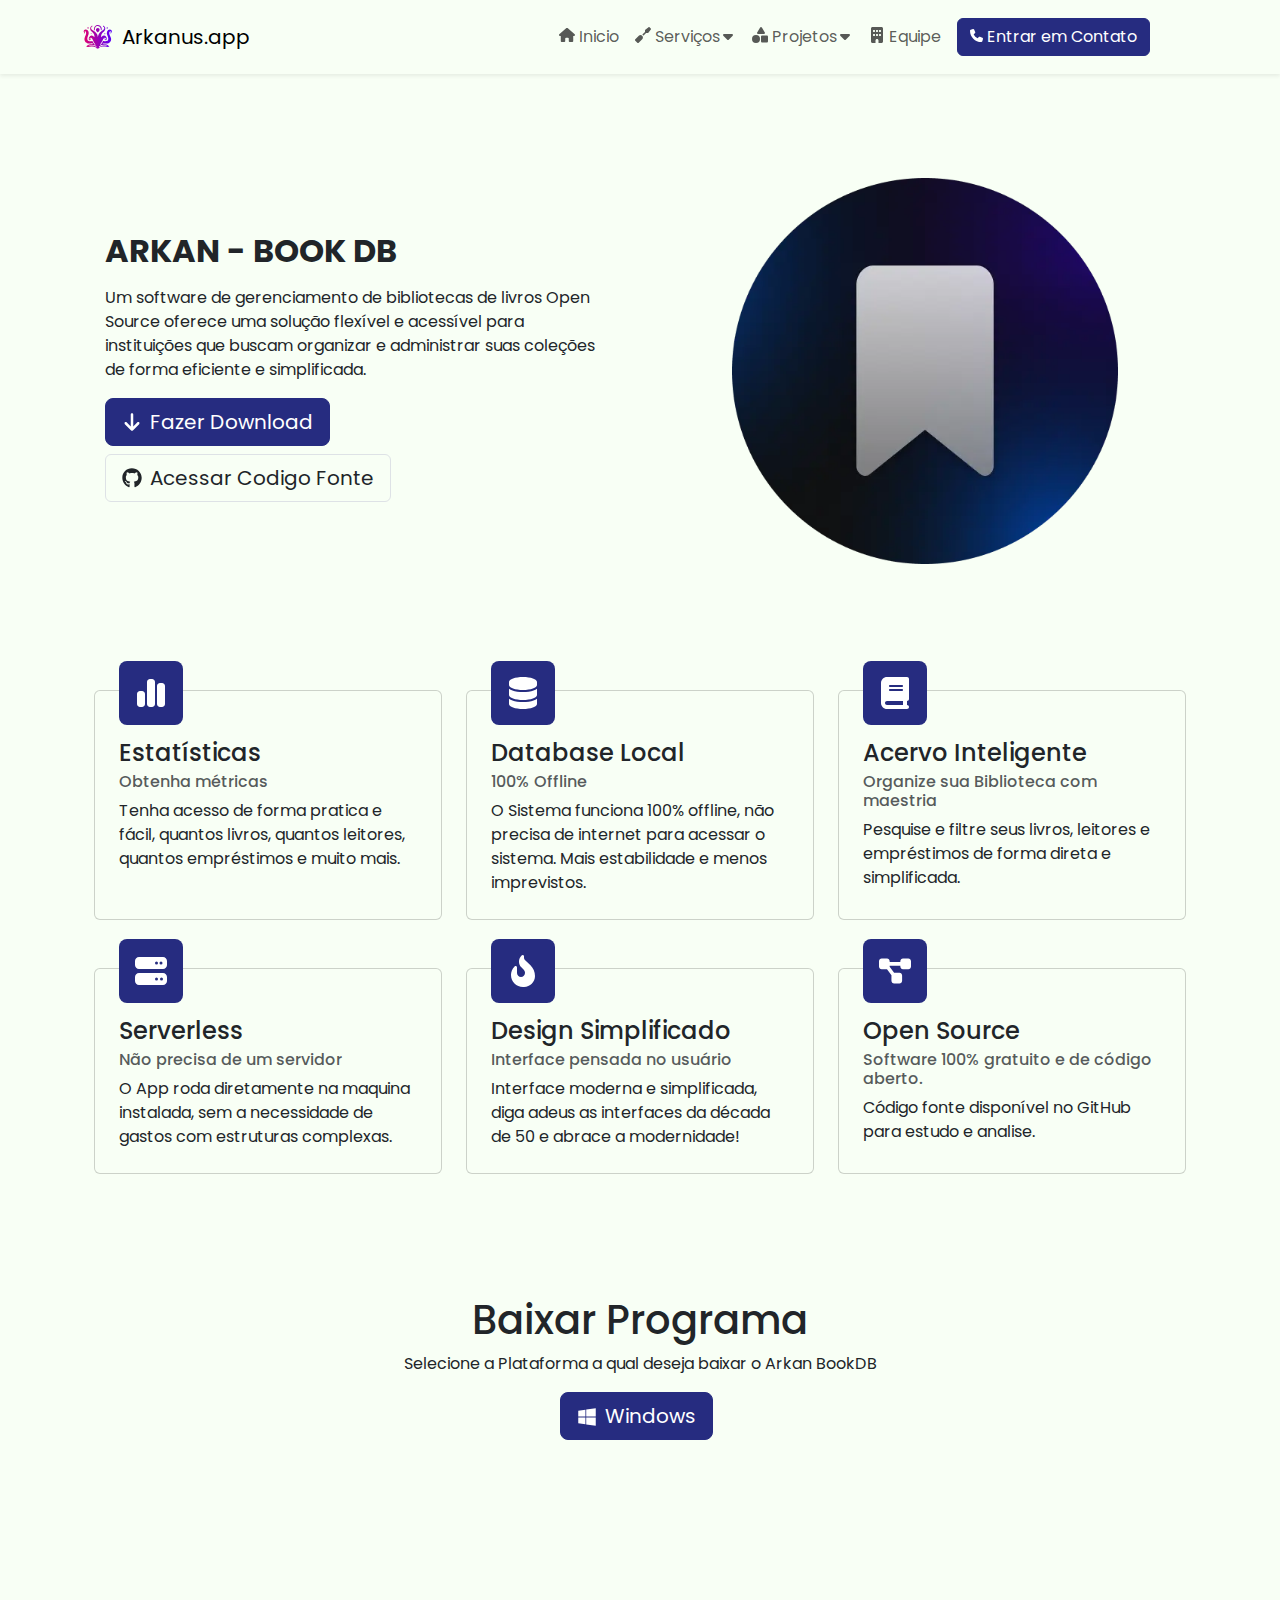
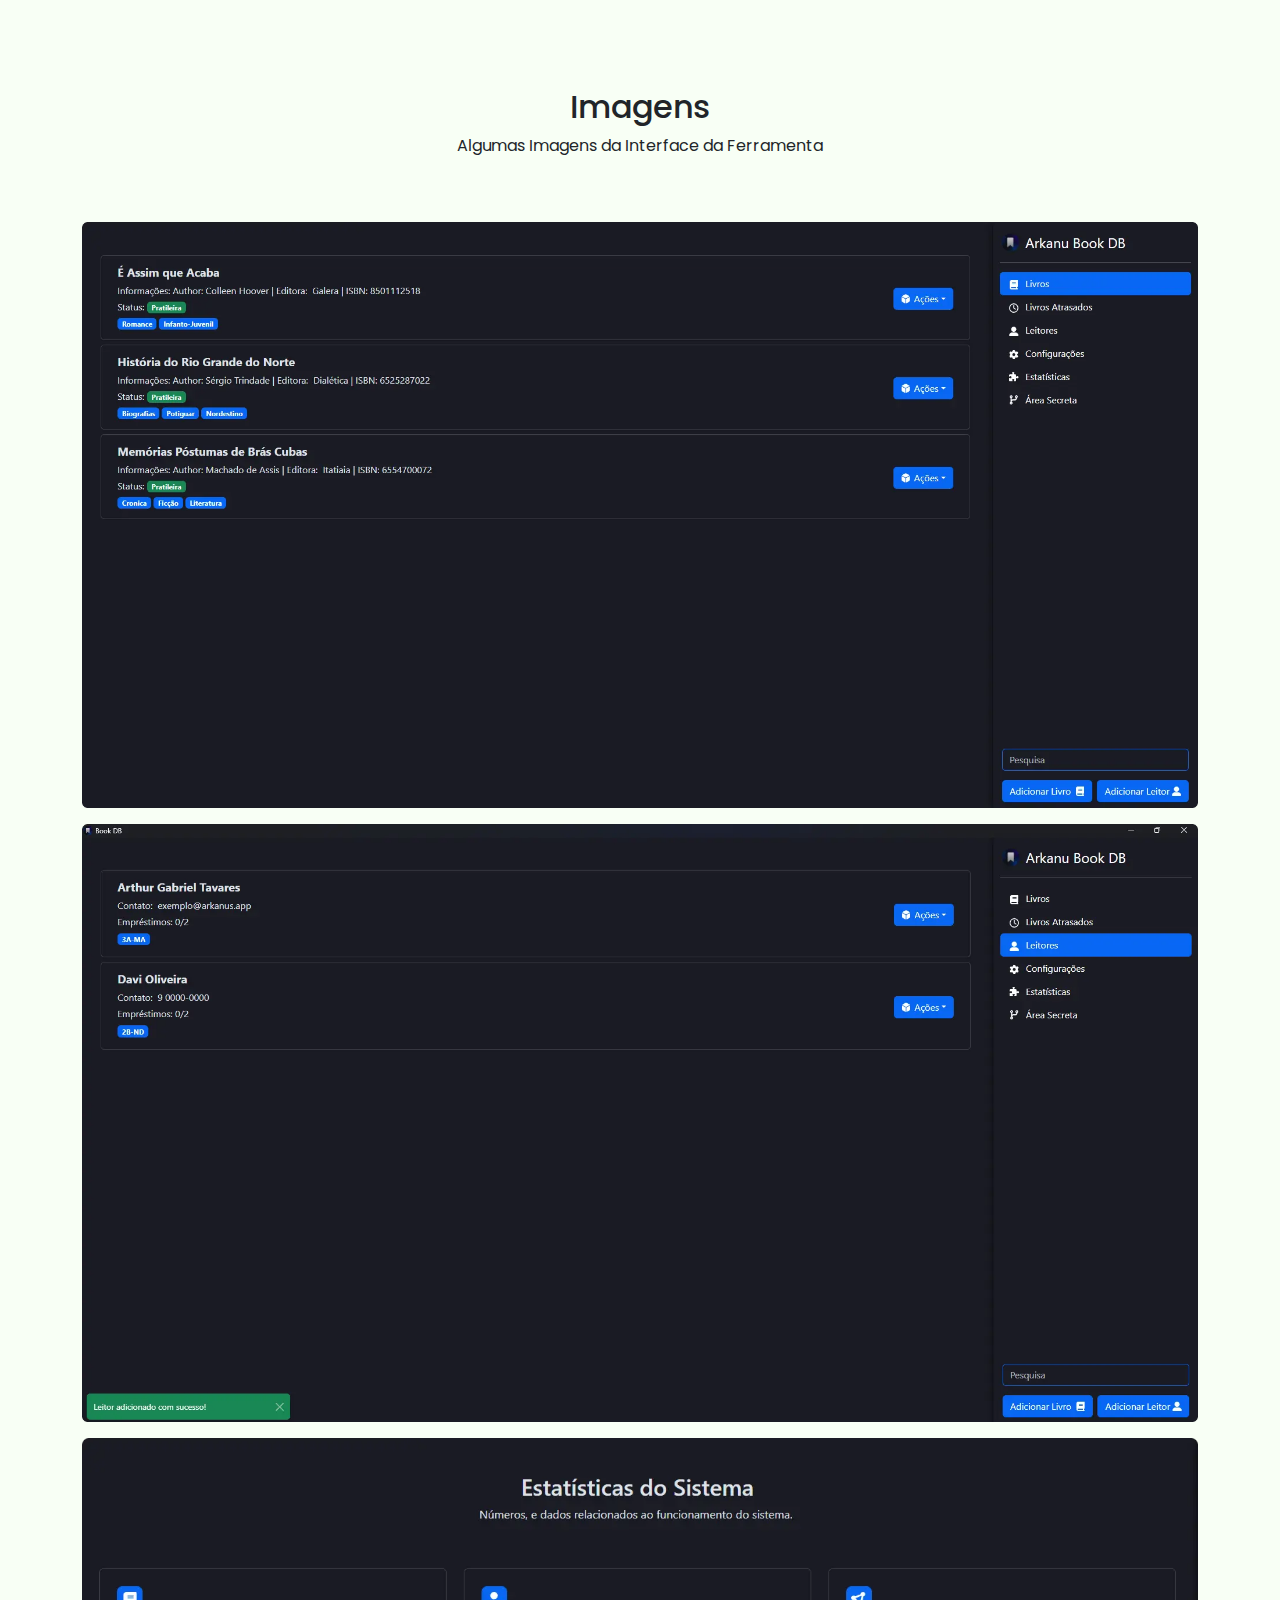
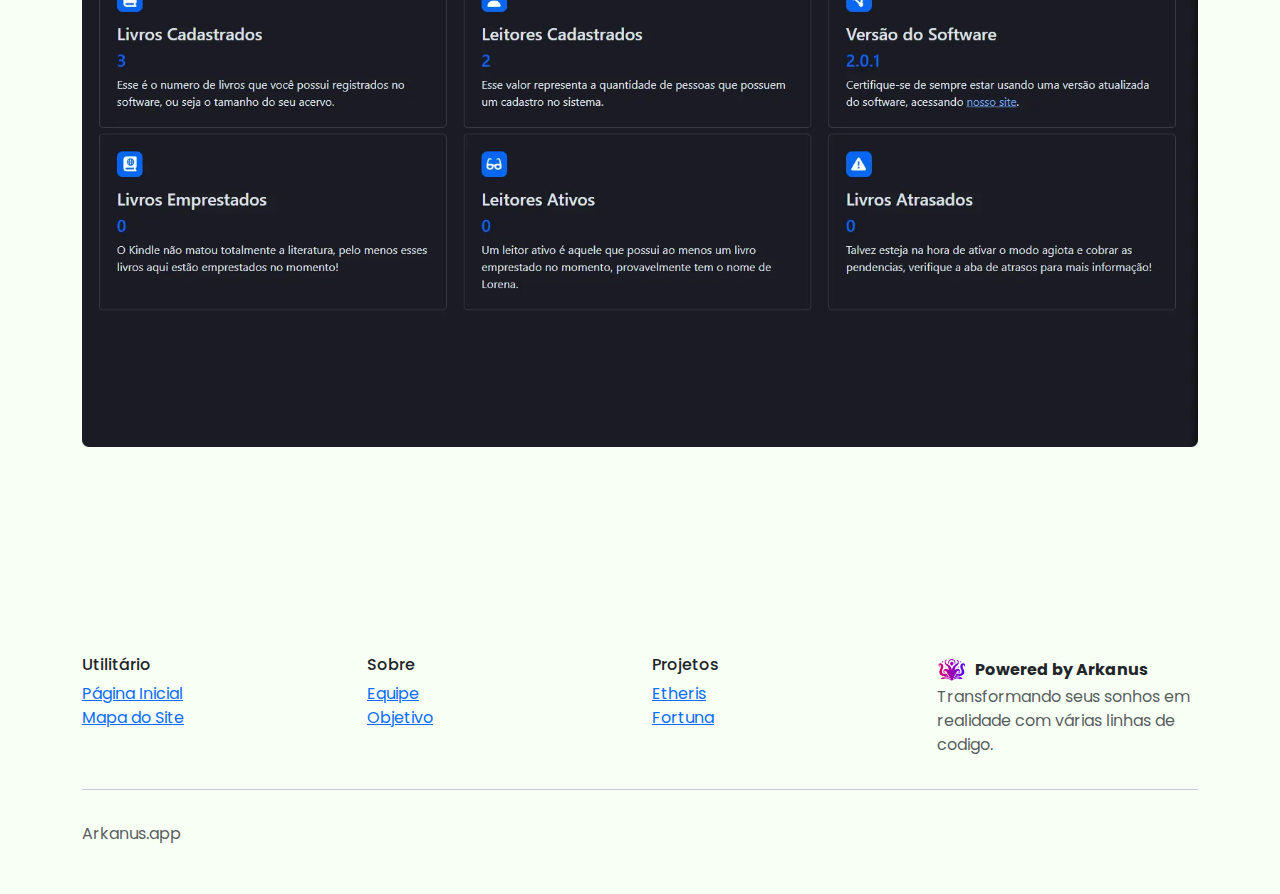
<file: apps/books.html>
<!DOCTYPE html><html data-bs-theme="light" lang="pt"><head><meta charset="utf-8"><meta name="viewport" content="width=device-width, initial-scale=1.0, shrink-to-fit=no"><title>Arkan Book Database</title><link rel="canonical" href="https://arkanus.app/apps/books.html"><meta property="og:url" content="https://arkanus.app/apps/books.html"><meta property="og:type" content="article"><meta property="og:image" content="https://arkanus.app/assets/img/projects/books/Frame 1.webp"><meta property="og:title" content="Arkan Book Database"><meta name="twitter:description" content="Um software de gerenciamento de acervos de bibliotecas Open Source oferece uma solução flexível e acessível para instituições que buscam organizar e administrar suas coleções de forma eficiente e simplificada."><meta name="description" content="Um software de gerenciamento de acervos de bibliotecas Open Source oferece uma solução flexível e acessível para instituições que buscam organizar e administrar suas coleções de forma eficiente e simplificada."><meta property="og:description" content="Um software de gerenciamento de acervos de bibliotecas Open Source oferece uma solução flexível e acessível para instituições que buscam organizar e administrar suas coleções de forma eficiente e simplificada."><meta name="twitter:title" content="Arkan Book Database"><meta name="twitter:image" content="https://arkanus.app/assets/img/projects/books/Frame 1.webp"><meta name="twitter:card" content="summary_large_image"><link rel="icon" type="image/svg+xml" sizes="223x162" href="../assets/img/geral/marca/Arkanus-1.svg"><link rel="icon" type="image/svg+xml" sizes="223x162" href="../assets/img/geral/marca/Arkanus-1.svg" media="(prefers-color-scheme: dark)"><link rel="icon" type="image/svg+xml" sizes="223x162" href="../assets/img/geral/marca/Arkanus-1.svg"><link rel="icon" type="image/svg+xml" sizes="223x162" href="../assets/img/geral/marca/Arkanus-1.svg" media="(prefers-color-scheme: dark)"><link rel="icon" type="image/svg+xml" sizes="223x162" href="../assets/img/geral/marca/Arkanus-1.svg"><link rel="icon" type="image/svg+xml" sizes="223x162" href="../assets/img/geral/marca/Arkanus-1.svg"><link rel="icon" type="image/svg+xml" sizes="223x162" href="../assets/img/geral/marca/Arkanus-1.svg"><link rel="stylesheet" href="https://cdn.jsdelivr.net/npm/bootstrap@5.3.3/dist/css/bootstrap.min.css"><link rel="stylesheet" href="https://fonts.googleapis.com/css?family=Baloo+Bhai+2&amp;display=swap"><link rel="stylesheet" href="https://fonts.googleapis.com/css?family=Poppins&amp;display=swap"><link rel="stylesheet" href="../assets/css/bs-theme-overrides.css"><link rel="stylesheet" href="../assets/css/styles.css"></head><body><nav class="navbar navbar-expand-lg shadow-sm py-3"><div class="container"><a class="navbar-brand d-flex align-items-center" href="/#"><span class="bs-icon-sm justify-content-center align-items-center me-2 bs-icon"><img class="img-fluid" src="../assets/img/geral/marca/Arkanus-1.svg" height="23" width="32"></span><span>Arkanus.app</span></a><button data-bs-toggle="collapse" class="navbar-toggler border-0" data-bs-target="#navcol-2"><span class="visually-hidden">Toggle navigation</span><span class="navbar-toggler-icon"></span></button><div class="collapse navbar-collapse" id="navcol-2"><ul class="navbar-nav ms-auto"><li class="nav-item"><a class="nav-link" href="/#inicio"><svg xmlns="http://www.w3.org/2000/svg" viewBox="0 -32 576 576" width="1em" height="1em" fill="currentColor" class="mb-1 me-1"><!--! Font Awesome Free 6.4.2 by @fontawesome - https://fontawesome.com License - https://fontawesome.com/license/free (Icons: CC BY 4.0, Fonts: SIL OFL 1.1, Code: MIT License) Copyright 2023 Fonticons, Inc. --><path d="M575.8 255.5c0 18-15 32.1-32 32.1h-32l.7 160.2c0 2.7-.2 5.4-.5 8.1V472c0 22.1-17.9 40-40 40H456c-1.1 0-2.2 0-3.3-.1c-1.4 .1-2.8 .1-4.2 .1H416 392c-22.1 0-40-17.9-40-40V448 384c0-17.7-14.3-32-32-32H256c-17.7 0-32 14.3-32 32v64 24c0 22.1-17.9 40-40 40H160 128.1c-1.5 0-3-.1-4.5-.2c-1.2 .1-2.4 .2-3.6 .2H104c-22.1 0-40-17.9-40-40V360c0-.9 0-1.9 .1-2.8V287.6H32c-18 0-32-14-32-32.1c0-9 3-17 10-24L266.4 8c7-7 15-8 22-8s15 2 21 7L564.8 231.5c8 7 12 15 11 24z"></path></svg>Inicio</a></li><li class="nav-item dropdown animations-select"><a class="nav-link" aria-expanded="false" data-bs-toggle="dropdown" href="#"><svg xmlns="http://www.w3.org/2000/svg" viewBox="0 0 512 512" width="1em" height="1em" fill="currentColor" class="mb-1 me-1"><!--! Font Awesome Free 6.4.2 by @fontawesome - https://fontawesome.com License - https://fontawesome.com/license/free (Icons: CC BY 4.0, Fonts: SIL OFL 1.1, Code: MIT License) Copyright 2023 Fonticons, Inc. --><path d="M465 7c-8.5-8.5-22-9.4-31.6-2.1l-104 80c-5.9 4.5-9.4 11.6-9.4 19v54.1l-85.6 85.6c6.7 4.2 13 9.3 18.8 15.1s10.9 12.2 15.1 18.8L353.9 192H408c7.5 0 14.5-3.5 19-9.4l80-104c7.4-9.6 6.5-23.1-2.1-31.6L465 7zM121.4 281.4l-112 112c-12.5 12.5-12.5 32.8 0 45.3l64 64c12.5 12.5 32.8 12.5 45.3 0l112-112c30.2-30.2 30.2-79.1 0-109.3s-79.1-30.2-109.3 0z"></path></svg>Serviços<svg xmlns="http://www.w3.org/2000/svg" viewBox="-96 0 512 512" width="1em" height="1em" fill="currentColor" class="mb-2"><!--! Font Awesome Free 6.4.2 by @fontawesome - https://fontawesome.com License - https://fontawesome.com/license/free (Icons: CC BY 4.0, Fonts: SIL OFL 1.1, Code: MIT License) Copyright 2023 Fonticons, Inc. --><path d="M182.6 470.6c-12.5 12.5-32.8 12.5-45.3 0l-128-128c-9.2-9.2-11.9-22.9-6.9-34.9s16.6-19.8 29.6-19.8H288c12.9 0 24.6 7.8 29.6 19.8s2.2 25.7-6.9 34.9l-128 128z"></path></svg></a><div class="dropdown-menu shadow dropright"><a class="dropdown-item d-flex justify-content-sm-start" href="/#mobile-apps" rel="help" data-bs-target="https://rpg.arkanus.app"><div class="d-flex justify-content-center align-items-center m-2"><svg xmlns="http://www.w3.org/2000/svg" viewBox="-64 0 512 512" width="1em" height="1em" fill="currentColor" class="border rounded border-0 p-2 fs-1 me-2 nav_icon_background"><!--! Font Awesome Free 6.4.2 by @fontawesome - https://fontawesome.com License - https://fontawesome.com/license/free (Icons: CC BY 4.0, Fonts: SIL OFL 1.1, Code: MIT License) Copyright 2023 Fonticons, Inc. --><path d="M16 64C16 28.7 44.7 0 80 0H304c35.3 0 64 28.7 64 64V448c0 35.3-28.7 64-64 64H80c-35.3 0-64-28.7-64-64V64zM224 448a32 32 0 1 0 -64 0 32 32 0 1 0 64 0zM304 64H80V384H304V64z"></path></svg><div class="d-flex flex-column"><span class="focus-ring focus-ring-primary fs-5">Desenvolvimento Aplicativos</span><span class="lh-0">Obtenha um app e melhore a experiencia de seus Clientes</span></div></div></a><a class="dropdown-item d-flex justify-content-sm-start" href="/#web-dev" rel="help" data-bs-target="https://rpg.arkanus.app"><div class="d-flex justify-content-center align-items-center m-2"><svg xmlns="http://www.w3.org/2000/svg" viewBox="0 -32 576 576" width="1em" height="1em" fill="currentColor" class="border rounded border-0 p-2 fs-1 me-2 nav_icon_background"><!--! Font Awesome Free 6.4.2 by @fontawesome - https://fontawesome.com License - https://fontawesome.com/license/free (Icons: CC BY 4.0, Fonts: SIL OFL 1.1, Code: MIT License) Copyright 2023 Fonticons, Inc. --><path d="M64 0C28.7 0 0 28.7 0 64V352c0 35.3 28.7 64 64 64H240l-10.7 32H160c-17.7 0-32 14.3-32 32s14.3 32 32 32H416c17.7 0 32-14.3 32-32s-14.3-32-32-32H346.7L336 416H512c35.3 0 64-28.7 64-64V64c0-35.3-28.7-64-64-64H64zM512 64V288H64V64H512z"></path></svg><div class="d-flex flex-column"><span class="focus-ring focus-ring-primary fs-5">Desenvolvimento Sites</span><span class="lh-0">Passe mais credibilidade e confiança a seus clientes</span></div></div></a><a class="dropdown-item d-flex justify-content-sm-start" href="/#midias" rel="help" data-bs-target="/#midias"><div class="d-flex justify-content-center align-items-center m-2"><svg xmlns="http://www.w3.org/2000/svg" viewBox="0 0 512 512" width="1em" height="1em" fill="currentColor" class="border rounded border-0 p-2 fs-1 me-2 nav_icon_background"><!--! Font Awesome Free 6.4.2 by @fontawesome - https://fontawesome.com License - https://fontawesome.com/license/free (Icons: CC BY 4.0, Fonts: SIL OFL 1.1, Code: MIT License) Copyright 2023 Fonticons, Inc. --><path d="M156.6 384.9L125.7 354c-8.5-8.5-11.5-20.8-7.7-32.2c3-8.9 7-20.5 11.8-33.8L24 288c-8.6 0-16.6-4.6-20.9-12.1s-4.2-16.7 .2-24.1l52.5-88.5c13-21.9 36.5-35.3 61.9-35.3l82.3 0c2.4-4 4.8-7.7 7.2-11.3C289.1-4.1 411.1-8.1 483.9 5.3c11.6 2.1 20.6 11.2 22.8 22.8c13.4 72.9 9.3 194.8-111.4 276.7c-3.5 2.4-7.3 4.8-11.3 7.2v82.3c0 25.4-13.4 49-35.3 61.9l-88.5 52.5c-7.4 4.4-16.6 4.5-24.1 .2s-12.1-12.2-12.1-20.9V380.8c-14.1 4.9-26.4 8.9-35.7 11.9c-11.2 3.6-23.4 .5-31.8-7.8zM384 168a40 40 0 1 0 0-80 40 40 0 1 0 0 80z"></path></svg><div class="d-flex flex-column"><span class="focus-ring focus-ring-primary fs-5">Design &amp; Social Midia</span><span class="lh-0">Dê uma nova cara ao sua empresa, e capte mais clientes&nbsp;</span></div></div></a></div></li><li class="nav-item dropdown animations-select"><a class="nav-link" aria-expanded="false" data-bs-toggle="dropdown" href="#"><svg xmlns="http://www.w3.org/2000/svg" viewBox="0 0 512 512" width="1em" height="1em" fill="currentColor" class="mb-1 me-1"><!--! Font Awesome Free 6.4.2 by @fontawesome - https://fontawesome.com License - https://fontawesome.com/license/free (Icons: CC BY 4.0, Fonts: SIL OFL 1.1, Code: MIT License) Copyright 2023 Fonticons, Inc. --><path d="M315.4 15.5C309.7 5.9 299.2 0 288 0s-21.7 5.9-27.4 15.5l-96 160c-5.9 9.9-6.1 22.2-.4 32.2s16.3 16.2 27.8 16.2H384c11.5 0 22.2-6.2 27.8-16.2s5.5-22.3-.4-32.2l-96-160zM288 312V456c0 22.1 17.9 40 40 40H472c22.1 0 40-17.9 40-40V312c0-22.1-17.9-40-40-40H328c-22.1 0-40 17.9-40 40zM128 512a128 128 0 1 0 0-256 128 128 0 1 0 0 256z"></path></svg>Projetos<svg xmlns="http://www.w3.org/2000/svg" viewBox="-96 0 512 512" width="1em" height="1em" fill="currentColor" class="mb-2"><!--! Font Awesome Free 6.4.2 by @fontawesome - https://fontawesome.com License - https://fontawesome.com/license/free (Icons: CC BY 4.0, Fonts: SIL OFL 1.1, Code: MIT License) Copyright 2023 Fonticons, Inc. --><path d="M182.6 470.6c-12.5 12.5-32.8 12.5-45.3 0l-128-128c-9.2-9.2-11.9-22.9-6.9-34.9s16.6-19.8 29.6-19.8H288c12.9 0 24.6 7.8 29.6 19.8s2.2 25.7-6.9 34.9l-128 128z"></path></svg></a><div class="dropdown-menu shadow dropright"><a class="dropdown-item d-flex justify-content-sm-start" href="https://rpg.arkanus.app" rel="help" data-bs-target="https://rpg.arkanus.app"><div class="d-flex justify-content-center align-items-center m-2"><svg xmlns="http://www.w3.org/2000/svg" viewBox="-32 0 512 512" width="1em" height="1em" fill="currentColor" class="fs-1 text-danger border rounded border-0 p-2 fme-2 nav_icon_background me-2"><!--! Font Awesome Free 6.4.2 by @fontawesome - https://fontawesome.com License - https://fontawesome.com/license/free (Icons: CC BY 4.0, Fonts: SIL OFL 1.1, Code: MIT License) Copyright 2023 Fonticons, Inc. --><path d="M201 10.3c14.3-7.8 31.6-7.8 46 0L422.3 106c5.1 2.8 8.3 8.2 8.3 14s-3.2 11.2-8.3 14L231.7 238c-4.8 2.6-10.5 2.6-15.3 0L25.7 134c-5.1-2.8-8.3-8.2-8.3-14s3.2-11.2 8.3-14L201 10.3zM23.7 170l176 96c5.1 2.8 8.3 8.2 8.3 14V496c0 5.6-3 10.9-7.8 13.8s-10.9 3-15.8 .3L25 423.1C9.6 414.7 0 398.6 0 381V184c0-5.6 3-10.9 7.8-13.8s10.9-3 15.8-.3zm400.7 0c5-2.7 11-2.6 15.8 .3s7.8 8.1 7.8 13.8V381c0 17.6-9.6 33.7-25 42.1L263.7 510c-5 2.7-11 2.6-15.8-.3s-7.8-8.1-7.8-13.8V280c0-5.9 3.2-11.2 8.3-14l176-96z"></path></svg><div class="d-flex flex-column"><span class="focus-ring focus-ring-primary fs-5">Mini Kraken RPG</span><span class="lh-0">Ferramenta auxiliadora de RPG de mesa.</span></div></div></a><a class="dropdown-item d-flex justify-content-sm-start" href="https://etheris.arkanus.app" rel="help" data-bs-target="https://rpg.arkanus.app"><div class="d-flex justify-content-center align-items-center m-2"><svg xmlns="http://www.w3.org/2000/svg" viewBox="0 0 512 512" width="1em" height="1em" fill="currentColor" class="fs-1 text-warning border rounded border-0 p-2 me-2 nav_icon_background"><!--! Font Awesome Free 6.4.2 by @fontawesome - https://fontawesome.com License - https://fontawesome.com/license/free (Icons: CC BY 4.0, Fonts: SIL OFL 1.1, Code: MIT License) Copyright 2023 Fonticons, Inc. --><path d="M342.6 9.4c-12.5-12.5-32.8-12.5-45.3 0s-12.5 32.8 0 45.3l9.4 9.4L28.1 342.6C10.1 360.6 0 385 0 410.5V416c0 53 43 96 96 96h5.5c25.5 0 49.9-10.1 67.9-28.1L448 205.3l9.4 9.4c12.5 12.5 32.8 12.5 45.3 0s12.5-32.8 0-45.3l-32-32-96-96-32-32zM205.3 256L352 109.3 402.7 160l-96 96H205.3z"></path></svg><div class="d-flex flex-column"><span class="focus-ring focus-ring-primary fs-5">Etheris</span><span class="lh-0">Estúdio de desenvolvimento de Jogos&nbsp;</span></div></div></a><a class="dropdown-item d-flex justify-content-sm-start" href="https://nutri.arkanus.app" rel="help" data-bs-target="https://nutri.arkanus.app"><div class="d-flex justify-content-center align-items-center m-2"><svg xmlns="http://www.w3.org/2000/svg" viewBox="-32 0 512 512" width="1em" height="1em" fill="currentColor" class="fs-1 text-success border rounded border-0 p-2 me-2 nav_icon_background"><!--! Font Awesome Free 6.4.2 by @fontawesome - https://fontawesome.com License - https://fontawesome.com/license/free (Icons: CC BY 4.0, Fonts: SIL OFL 1.1, Code: MIT License) Copyright 2023 Fonticons, Inc. --><path d="M256 80c0-17.7-14.3-32-32-32s-32 14.3-32 32V224H48c-17.7 0-32 14.3-32 32s14.3 32 32 32H192V432c0 17.7 14.3 32 32 32s32-14.3 32-32V288H400c17.7 0 32-14.3 32-32s-14.3-32-32-32H256V80z"></path></svg><div class="d-flex flex-column"><span class="focus-ring focus-ring-primary fs-5">Calculadora Nutricional</span><span class="lh-0">Uma calculadora de Gasto Energetico.</span></div></div></a><a class="dropdown-item d-flex justify-content-sm-start" href="/apps/books.html" rel="help" data-bs-target="https://nutri.arkanus.app"><div class="d-flex justify-content-center align-items-center m-2"><svg xmlns="http://www.w3.org/2000/svg" viewBox="-32 0 512 512" width="1em" height="1em" fill="currentColor" class="fs-1 text-primary border rounded border-0 p-2 me-2 nav_icon_background"><!--! Font Awesome Free 6.4.2 by @fontawesome - https://fontawesome.com License - https://fontawesome.com/license/free (Icons: CC BY 4.0, Fonts: SIL OFL 1.1, Code: MIT License) Copyright 2023 Fonticons, Inc. --><path d="M96 0C43 0 0 43 0 96V416c0 53 43 96 96 96H384h32c17.7 0 32-14.3 32-32s-14.3-32-32-32V384c17.7 0 32-14.3 32-32V32c0-17.7-14.3-32-32-32H384 96zm0 384H352v64H96c-17.7 0-32-14.3-32-32s14.3-32 32-32zm32-240c0-8.8 7.2-16 16-16H336c8.8 0 16 7.2 16 16s-7.2 16-16 16H144c-8.8 0-16-7.2-16-16zm16 48H336c8.8 0 16 7.2 16 16s-7.2 16-16 16H144c-8.8 0-16-7.2-16-16s7.2-16 16-16z"></path></svg><div class="d-flex flex-column"><span class="focus-ring focus-ring-primary fs-5">Arkan Book Database&nbsp;</span><span class="lh-0">Aplicativo para gerenciar Acervos Literarios</span></div></div></a></div></li><li class="nav-item"><a class="nav-link" href="team.html"><svg xmlns="http://www.w3.org/2000/svg" viewBox="-64 0 512 512" width="1em" height="1em" fill="currentColor" class="mb-1 me-1"><!--! Font Awesome Free 6.4.2 by @fontawesome - https://fontawesome.com License - https://fontawesome.com/license/free (Icons: CC BY 4.0, Fonts: SIL OFL 1.1, Code: MIT License) Copyright 2023 Fonticons, Inc. --><path d="M48 0C21.5 0 0 21.5 0 48V464c0 26.5 21.5 48 48 48h96V432c0-26.5 21.5-48 48-48s48 21.5 48 48v80h96c26.5 0 48-21.5 48-48V48c0-26.5-21.5-48-48-48H48zM64 240c0-8.8 7.2-16 16-16h32c8.8 0 16 7.2 16 16v32c0 8.8-7.2 16-16 16H80c-8.8 0-16-7.2-16-16V240zm112-16h32c8.8 0 16 7.2 16 16v32c0 8.8-7.2 16-16 16H176c-8.8 0-16-7.2-16-16V240c0-8.8 7.2-16 16-16zm80 16c0-8.8 7.2-16 16-16h32c8.8 0 16 7.2 16 16v32c0 8.8-7.2 16-16 16H272c-8.8 0-16-7.2-16-16V240zM80 96h32c8.8 0 16 7.2 16 16v32c0 8.8-7.2 16-16 16H80c-8.8 0-16-7.2-16-16V112c0-8.8 7.2-16 16-16zm80 16c0-8.8 7.2-16 16-16h32c8.8 0 16 7.2 16 16v32c0 8.8-7.2 16-16 16H176c-8.8 0-16-7.2-16-16V112zM272 96h32c8.8 0 16 7.2 16 16v32c0 8.8-7.2 16-16 16H272c-8.8 0-16-7.2-16-16V112c0-8.8 7.2-16 16-16z"></path></svg>Equipe</a></li></ul><a class="btn btn-primary ms-md-2 me-5" role="button" href="https://www.instagram.com/direct/t/17847127176019261" target="_blank" rel="author"><svg xmlns="http://www.w3.org/2000/svg" viewBox="0 0 512 512" width="1em" height="1em" fill="currentColor" class="mb-1 me-1" style="font-size: 13px;"><!--! Font Awesome Free 6.4.2 by @fontawesome - https://fontawesome.com License - https://fontawesome.com/license/free (Icons: CC BY 4.0, Fonts: SIL OFL 1.1, Code: MIT License) Copyright 2023 Fonticons, Inc. --><path d="M164.9 24.6c-7.7-18.6-28-28.5-47.4-23.2l-88 24C12.1 30.2 0 46 0 64C0 311.4 200.6 512 448 512c18 0 33.8-12.1 38.6-29.5l24-88c5.3-19.4-4.6-39.7-23.2-47.4l-96-40c-16.3-6.8-35.2-2.1-46.3 11.6L304.7 368C234.3 334.7 177.3 277.7 144 207.3L193.3 167c13.7-11.2 18.4-30 11.6-46.3l-40-96z"></path></svg>Entrar em Contato</a></div></div></nav><section><div class="container py-4"><div class="row gy-4 gy-md-0"><div class="col-md-6 text-center text-md-start d-flex d-sm-flex d-md-flex justify-content-center align-items-center justify-content-md-start align-items-md-center justify-content-xl-center"><div style="max-width: 500px;"><h2 class="text-uppercase fw-bold">Arkan - book DB</h2><p class="my-3">Um software de gerenciamento de bibliotecas de livros Open Source oferece uma solução flexível e acessível para instituições que buscam organizar e administrar suas coleções de forma eficiente e simplificada.</p><a class="btn btn-primary btn-lg d-inline-flex align-items-center align-content-center align-self-center align-items-xl-center me-2 mb-2 HoverGrow" role="button" href="#Download"><svg xmlns="http://www.w3.org/2000/svg" viewBox="-64 0 512 512" width="1em" height="1em" fill="currentColor" class="d-inline-flex me-2"><!--! Font Awesome Free 6.4.2 by @fontawesome - https://fontawesome.com License - https://fontawesome.com/license/free (Icons: CC BY 4.0, Fonts: SIL OFL 1.1, Code: MIT License) Copyright 2023 Fonticons, Inc. --><path d="M169.4 470.6c12.5 12.5 32.8 12.5 45.3 0l160-160c12.5-12.5 12.5-32.8 0-45.3s-32.8-12.5-45.3 0L224 370.8 224 64c0-17.7-14.3-32-32-32s-32 14.3-32 32l0 306.7L54.6 265.4c-12.5-12.5-32.8-12.5-45.3 0s-12.5 32.8 0 45.3l160 160z"></path></svg>Fazer Download</a><a class="btn btn-outline-link btn-lg border rounded border-1 d-inline-flex justify-content-center align-items-center align-self-center mb-2 HoverGrow" role="button" href="https://github.com/quiradon/Book-Database-Software" target="_blank" rel="external"><svg xmlns="http://www.w3.org/2000/svg" viewBox="-8 0 512 512" width="1em" height="1em" fill="currentColor" class="me-2"><!--! Font Awesome Free 6.4.2 by @fontawesome - https://fontawesome.com License - https://fontawesome.com/license/free (Icons: CC BY 4.0, Fonts: SIL OFL 1.1, Code: MIT License) Copyright 2023 Fonticons, Inc. --><path d="M165.9 397.4c0 2-2.3 3.6-5.2 3.6-3.3.3-5.6-1.3-5.6-3.6 0-2 2.3-3.6 5.2-3.6 3-.3 5.6 1.3 5.6 3.6zm-31.1-4.5c-.7 2 1.3 4.3 4.3 4.9 2.6 1 5.6 0 6.2-2s-1.3-4.3-4.3-5.2c-2.6-.7-5.5.3-6.2 2.3zm44.2-1.7c-2.9.7-4.9 2.6-4.6 4.9.3 2 2.9 3.3 5.9 2.6 2.9-.7 4.9-2.6 4.6-4.6-.3-1.9-3-3.2-5.9-2.9zM244.8 8C106.1 8 0 113.3 0 252c0 110.9 69.8 205.8 169.5 239.2 12.8 2.3 17.3-5.6 17.3-12.1 0-6.2-.3-40.4-.3-61.4 0 0-70 15-84.7-29.8 0 0-11.4-29.1-27.8-36.6 0 0-22.9-15.7 1.6-15.4 0 0 24.9 2 38.6 25.8 21.9 38.6 58.6 27.5 72.9 20.9 2.3-16 8.8-27.1 16-33.7-55.9-6.2-112.3-14.3-112.3-110.5 0-27.5 7.6-41.3 23.6-58.9-2.6-6.5-11.1-33.3 2.6-67.9 20.9-6.5 69 27 69 27 20-5.6 41.5-8.5 62.8-8.5s42.8 2.9 62.8 8.5c0 0 48.1-33.6 69-27 13.7 34.7 5.2 61.4 2.6 67.9 16 17.7 25.8 31.5 25.8 58.9 0 96.5-58.9 104.2-114.8 110.5 9.2 7.9 17 22.9 17 46.4 0 33.7-.3 75.4-.3 83.6 0 6.5 4.6 14.4 17.3 12.1C428.2 457.8 496 362.9 496 252 496 113.3 383.5 8 244.8 8zM97.2 352.9c-1.3 1-1 3.3.7 5.2 1.6 1.6 3.9 2.3 5.2 1 1.3-1 1-3.3-.7-5.2-1.6-1.6-3.9-2.3-5.2-1zm-10.8-8.1c-.7 1.3.3 2.9 2.3 3.9 1.6 1 3.6.7 4.3-.7.7-1.3-.3-2.9-2.3-3.9-2-.6-3.6-.3-4.3.7zm32.4 35.6c-1.6 1.3-1 4.3 1.3 6.2 2.3 2.3 5.2 2.6 6.5 1 1.3-1.3.7-4.3-1.3-6.2-2.2-2.3-5.2-2.6-6.5-1zm-11.4-14.7c-1.6 1-1.6 3.6 0 5.9 1.6 2.3 4.3 3.3 5.6 2.3 1.6-1.3 1.6-3.9 0-6.2-1.4-2.3-4-3.3-5.6-2z"></path></svg>Acessar Codigo Fonte</a></div></div><div class="col-md-6"><div class="p-xl-3 m-xl-3"><img class="rounded img-fluid w-100 fit-cover p-5" style="backdrop-filter: grayscale(0%);-webkit-backdrop-filter: grayscale(0%);overflow: clip;" src="../assets/img/projects/books/icon.webp" width="354" height="300"></div></div></div><section><div class="container h-100 position-relative" style="top: -50px;"><div class="row gy-5 gy-lg-0 row-cols-1 row-cols-md-2 row-cols-lg-3 mt-5 pt-5"><div class="col d-flex mb-5"><div class="card"><div class="card-body pt-5 p-4"><div class="bs-icon-lg bs-icon-rounded bs-icon-primary d-flex flex-shrink-0 justify-content-center align-items-center position-absolute mb-3 bs-icon lg" style="top: -30px;"><svg xmlns="http://www.w3.org/2000/svg" viewBox="-32 0 512 512" width="1em" height="1em" fill="currentColor"><!--! Font Awesome Free 6.4.2 by @fontawesome - https://fontawesome.com License - https://fontawesome.com/license/free (Icons: CC BY 4.0, Fonts: SIL OFL 1.1, Code: MIT License) Copyright 2023 Fonticons, Inc. --><path d="M160 80c0-26.5 21.5-48 48-48h32c26.5 0 48 21.5 48 48V432c0 26.5-21.5 48-48 48H208c-26.5 0-48-21.5-48-48V80zM0 272c0-26.5 21.5-48 48-48H80c26.5 0 48 21.5 48 48V432c0 26.5-21.5 48-48 48H48c-26.5 0-48-21.5-48-48V272zM368 96h32c26.5 0 48 21.5 48 48V432c0 26.5-21.5 48-48 48H368c-26.5 0-48-21.5-48-48V144c0-26.5 21.5-48 48-48z"></path></svg></div><h4 class="card-title">Estatísticas</h4><h6 class="text-muted card-subtitle mb-2">Obtenha métricas&nbsp;</h6><p class="card-text">Tenha acesso de forma pratica e fácil, quantos livros, quantos leitores, quantos empréstimos e muito mais.</p></div></div></div><div class="col d-flex mb-5"><div class="card"><div class="card-body pt-5 p-4"><div class="bs-icon-lg bs-icon-rounded bs-icon-primary d-flex flex-shrink-0 justify-content-center align-items-center position-absolute mb-3 bs-icon lg" style="top: -30px;"><svg xmlns="http://www.w3.org/2000/svg" viewBox="-32 0 512 512" width="1em" height="1em" fill="currentColor"><!--! Font Awesome Free 6.4.2 by @fontawesome - https://fontawesome.com License - https://fontawesome.com/license/free (Icons: CC BY 4.0, Fonts: SIL OFL 1.1, Code: MIT License) Copyright 2023 Fonticons, Inc. --><path d="M448 80v48c0 44.2-100.3 80-224 80S0 172.2 0 128V80C0 35.8 100.3 0 224 0S448 35.8 448 80zM393.2 214.7c20.8-7.4 39.9-16.9 54.8-28.6V288c0 44.2-100.3 80-224 80S0 332.2 0 288V186.1c14.9 11.8 34 21.2 54.8 28.6C99.7 230.7 159.5 240 224 240s124.3-9.3 169.2-25.3zM0 346.1c14.9 11.8 34 21.2 54.8 28.6C99.7 390.7 159.5 400 224 400s124.3-9.3 169.2-25.3c20.8-7.4 39.9-16.9 54.8-28.6V432c0 44.2-100.3 80-224 80S0 476.2 0 432V346.1z"></path></svg></div><h4 class="card-title">Database Local</h4><h6 class="text-muted card-subtitle mb-2">100% Offline</h6><p class="card-text">O Sistema funciona 100% offline, não precisa de internet para acessar o sistema. Mais estabilidade e menos imprevistos.</p></div></div></div><div class="col d-flex mb-5"><div class="card"><div class="card-body pt-5 p-4"><div class="bs-icon-lg bs-icon-rounded bs-icon-primary d-flex flex-shrink-0 justify-content-center align-items-center position-absolute mb-3 bs-icon lg" style="top: -30px;"><svg xmlns="http://www.w3.org/2000/svg" viewBox="-32 0 512 512" width="1em" height="1em" fill="currentColor"><!--! Font Awesome Free 6.4.2 by @fontawesome - https://fontawesome.com License - https://fontawesome.com/license/free (Icons: CC BY 4.0, Fonts: SIL OFL 1.1, Code: MIT License) Copyright 2023 Fonticons, Inc. --><path d="M96 0C43 0 0 43 0 96V416c0 53 43 96 96 96H384h32c17.7 0 32-14.3 32-32s-14.3-32-32-32V384c17.7 0 32-14.3 32-32V32c0-17.7-14.3-32-32-32H384 96zm0 384H352v64H96c-17.7 0-32-14.3-32-32s14.3-32 32-32zm32-240c0-8.8 7.2-16 16-16H336c8.8 0 16 7.2 16 16s-7.2 16-16 16H144c-8.8 0-16-7.2-16-16zm16 48H336c8.8 0 16 7.2 16 16s-7.2 16-16 16H144c-8.8 0-16-7.2-16-16s7.2-16 16-16z"></path></svg></div><h4 class="card-title">Acervo Inteligente</h4><h6 class="text-muted card-subtitle mb-2">Organize sua Biblioteca com maestria</h6><p class="card-text">Pesquise e filtre seus livros, leitores e empréstimos de forma direta e simplificada.</p></div></div></div><div class="col d-flex mb-5"><div class="card"><div class="card-body pt-5 p-4"><div class="bs-icon-lg bs-icon-rounded bs-icon-primary d-flex flex-shrink-0 justify-content-center align-items-center position-absolute mb-3 bs-icon lg" style="top: -30px;"><svg xmlns="http://www.w3.org/2000/svg" viewBox="0 0 512 512" width="1em" height="1em" fill="currentColor"><!--! Font Awesome Free 6.4.2 by @fontawesome - https://fontawesome.com License - https://fontawesome.com/license/free (Icons: CC BY 4.0, Fonts: SIL OFL 1.1, Code: MIT License) Copyright 2023 Fonticons, Inc. --><path d="M64 32C28.7 32 0 60.7 0 96v64c0 35.3 28.7 64 64 64H448c35.3 0 64-28.7 64-64V96c0-35.3-28.7-64-64-64H64zm280 72a24 24 0 1 1 0 48 24 24 0 1 1 0-48zm48 24a24 24 0 1 1 48 0 24 24 0 1 1 -48 0zM64 288c-35.3 0-64 28.7-64 64v64c0 35.3 28.7 64 64 64H448c35.3 0 64-28.7 64-64V352c0-35.3-28.7-64-64-64H64zm280 72a24 24 0 1 1 0 48 24 24 0 1 1 0-48zm56 24a24 24 0 1 1 48 0 24 24 0 1 1 -48 0z"></path></svg></div><h4 class="card-title">Serverless</h4><h6 class="text-muted card-subtitle mb-2">Não precisa de um servidor</h6><p class="card-text">O App roda diretamente na maquina instalada, sem a necessidade de gastos com estruturas complexas.</p></div></div></div><div class="col d-flex mb-5"><div class="card"><div class="card-body pt-5 p-4"><div class="bs-icon-lg bs-icon-rounded bs-icon-primary d-flex flex-shrink-0 justify-content-center align-items-center position-absolute mb-3 bs-icon lg" style="top: -30px;"><svg xmlns="http://www.w3.org/2000/svg" viewBox="-64 0 512 512" width="1em" height="1em" fill="currentColor"><!--! Font Awesome Free 6.4.2 by @fontawesome - https://fontawesome.com License - https://fontawesome.com/license/free (Icons: CC BY 4.0, Fonts: SIL OFL 1.1, Code: MIT License) Copyright 2023 Fonticons, Inc. --><path d="M153.6 29.9l16-21.3C173.6 3.2 180 0 186.7 0C198.4 0 208 9.6 208 21.3V43.5c0 13.1 5.4 25.7 14.9 34.7L307.6 159C356.4 205.6 384 270.2 384 337.7C384 434 306 512 209.7 512H192C86 512 0 426 0 320v-3.8c0-48.8 19.4-95.6 53.9-130.1l3.5-3.5c4.2-4.2 10-6.6 16-6.6C85.9 176 96 186.1 96 198.6V288c0 35.3 28.7 64 64 64s64-28.7 64-64v-3.9c0-18-7.2-35.3-19.9-48l-38.6-38.6c-24-24-37.5-56.7-37.5-90.7c0-27.7 9-54.8 25.6-76.9z"></path></svg></div><h4 class="card-title">Design Simplificado</h4><h6 class="text-muted card-subtitle mb-2">Interface pensada no usuário&nbsp;</h6><p class="card-text">Interface moderna e simplificada, diga adeus as interfaces da década de 50 e abrace a modernidade!</p></div></div></div><div class="col d-flex mb-5"><div class="card"><div class="card-body pt-5 p-4"><div class="bs-icon-lg bs-icon-rounded bs-icon-primary d-flex flex-shrink-0 justify-content-center align-items-center position-absolute mb-3 bs-icon lg" style="top: -30px;"><svg xmlns="http://www.w3.org/2000/svg" viewBox="0 -32 576 576" width="1em" height="1em" fill="currentColor"><!--! Font Awesome Free 6.4.2 by @fontawesome - https://fontawesome.com License - https://fontawesome.com/license/free (Icons: CC BY 4.0, Fonts: SIL OFL 1.1, Code: MIT License) Copyright 2023 Fonticons, Inc. --><path d="M0 80C0 53.5 21.5 32 48 32h96c26.5 0 48 21.5 48 48V96H384V80c0-26.5 21.5-48 48-48h96c26.5 0 48 21.5 48 48v96c0 26.5-21.5 48-48 48H432c-26.5 0-48-21.5-48-48V160H192v16c0 1.7-.1 3.4-.3 5L272 288h96c26.5 0 48 21.5 48 48v96c0 26.5-21.5 48-48 48H272c-26.5 0-48-21.5-48-48V336c0-1.7 .1-3.4 .3-5L144 224H48c-26.5 0-48-21.5-48-48V80z"></path></svg></div><h4 class="card-title">Open Source</h4><h6 class="text-muted card-subtitle mb-2">Software 100% gratuito e de código aberto.</h6><p class="card-text">Código fonte disponível no GitHub para estudo e analise.</p></div></div></div></div></div></section></div></section><section class="d-flex d-xxl-flex flex-column justify-content-xxl-center align-items-xxl-center mb-5 pb-5" id="Download"><div class="container"><div class="row"><div class="col"><h1 class="text-center">Baixar Programa</h1><p class="text-center">Selecione a Plataforma a qual deseja baixar o Arkan BookDB</p><div class="d-flex d-sm-flex d-md-flex d-xl-flex d-xxl-flex flex-column justify-content-center align-items-center justify-content-sm-center flex-md-row justify-content-md-center flex-lg-row flex-xl-row justify-content-xl-center flex-xxl-row justify-content-xxl-center mb-5 pb-5"><a class="btn btn-primary btn-lg me-2 mb-2" role="button" href="https://github.com/quiradon/Book-Database-Software/raw/main/download/book-db-win32-x64.7z"><svg xmlns="http://www.w3.org/2000/svg" viewBox="-32 0 512 512" width="1em" height="1em" fill="currentColor" class="d-inline-flex align-items-xxl-center me-2"><!--! Font Awesome Free 6.4.2 by @fontawesome - https://fontawesome.com License - https://fontawesome.com/license/free (Icons: CC BY 4.0, Fonts: SIL OFL 1.1, Code: MIT License) Copyright 2023 Fonticons, Inc. --><path d="M0 93.7l183.6-25.3v177.4H0V93.7zm0 324.6l183.6 25.3V268.4H0v149.9zm203.8 28L448 480V268.4H203.8v177.9zm0-380.6v180.1H448V32L203.8 65.7z"></path></svg>Windows</a></div></div></div></div></section><section class="d-flex d-xxl-flex flex-column justify-content-xxl-center align-items-xxl-center mb-5 pb-5" id="Download-1"><div class="container d-flex flex-column align-items-center py-4 py-xl-5"><div class="row mb-5"><div class="col-md-8 col-xl-12 text-center mx-auto"><h2>Imagens</h2><p class="w-lg-50">Algumas Imagens da Interface da Ferramenta</p></div></div><div class="col d-flex flex-column flex-shrink-1 overflow-scroll"><img class="img-fluid mb-3" src="../assets/img/projects/books/1.webp"><img class="img-fluid mb-3" src="../assets/img/projects/books/2.webp"><img class="img-fluid mb-3" src="../assets/img/projects/books/3.webp"></div></div></section><footer><div class="container py-4 py-lg-5"><div class="row justify-content-center"><div class="col-sm-4 col-md-3 text-center text-lg-start d-flex flex-column item"><h3 class="fs-6">Utilitário&nbsp;</h3><ul class="list-unstyled"><li><a href="/">Página Inicial</a></li><li><a href="#">Mapa do Site</a></li><li></li></ul></div><div class="col-sm-4 col-md-3 text-center text-lg-start d-flex flex-column item"><h3 class="fs-6">Sobre</h3><ul class="list-unstyled"><li><a href="https://arkanus.app/team">Equipe</a></li><li><a href="https://arkanus.app/quest">Objetivo</a></li><li></li></ul></div><div class="col-sm-4 col-md-3 text-center text-lg-start d-flex flex-column item"><h3 class="fs-6">Projetos</h3><ul class="list-unstyled"><li><a href="https://etheris.arkanus.app">Etheris</a></li><li><a href="https://rpg.arkanus.app">Fortuna</a></li><li></li></ul></div><div class="col-lg-3 text-center text-lg-start d-flex flex-column align-items-center order-first align-items-lg-start order-lg-last item social"><div class="fw-bold d-flex align-items-center"><img width="30" height="30" src="../assets/img/geral/marca/Arkanus-1.svg"><span class="ms-2">Powered by Arkanus</span></div><p class="text-muted copyright">Transformando seus sonhos em realidade com várias linhas de codigo.</p></div></div><hr class="text-primary"><div class="d-flex justify-content-between align-items-center pt-3"><p class="text-muted mb-0">Arkanus.app</p></div></div></footer><script src="https://cdnjs.cloudflare.com/ajax/libs/jquery/3.7.0/jquery.min.js"></script><script src="https://cdn.jsdelivr.net/npm/bootstrap@5.3.3/dist/js/bootstrap.bundle.min.js"></script><script src="../assets/js/bs-init.js"></script><script src="../assets/js/theme.js"></script></body></html>
</file>
<file: assets/css/bs-theme-overrides.css>
:root, [data-bs-theme=light] {
  --bs-primary: #262c80;
  --bs-primary-rgb: 38,44,128;
  --bs-primary-text-emphasis: #0F1233;
  --bs-primary-bg-subtle: #D4D5E6;
  --bs-primary-border-subtle: #A8ABCC;
  --bs-success: #01ff87;
  --bs-success-rgb: 1,255,135;
  --bs-success-text-emphasis: #006636;
  --bs-success-bg-subtle: #CCFFE7;
  --bs-success-border-subtle: #99FFCF;
  --bs-danger: #f80752;
  --bs-danger-rgb: 248,7,82;
  --bs-danger-text-emphasis: #630321;
  --bs-danger-bg-subtle: #FECDDC;
  --bs-danger-border-subtle: #FC9CBA;
  --bs-light: #f8fff5;
  --bs-light-rgb: 248,255,245;
  --bs-light-text-emphasis: #636662;
  --bs-light-bg-subtle: #FEFFFD;
  --bs-light-border-subtle: #FCFFFB;
  --bs-body-bg: #f8fff5;
  --bs-body-bg-rgb: 248,255,245;
  --bs-body-font-family: Poppins, sans-serif;
}

.btn-primary {
  --bs-btn-color: #fff;
  --bs-btn-bg: #262c80;
  --bs-btn-border-color: #262c80;
  --bs-btn-hover-color: #fff;
  --bs-btn-hover-bg: #20256D;
  --bs-btn-hover-border-color: #1E2366;
  --bs-btn-focus-shadow-rgb: 222,223,236;
  --bs-btn-active-color: #fff;
  --bs-btn-active-bg: #1E2366;
  --bs-btn-active-border-color: #1D2160;
  --bs-btn-disabled-color: #fff;
  --bs-btn-disabled-bg: #262c80;
  --bs-btn-disabled-border-color: #262c80;
}

.btn-outline-primary {
  --bs-btn-color: #262c80;
  --bs-btn-border-color: #262c80;
  --bs-btn-focus-shadow-rgb: 38,44,128;
  --bs-btn-hover-color: #fff;
  --bs-btn-hover-bg: #262c80;
  --bs-btn-hover-border-color: #262c80;
  --bs-btn-active-color: #fff;
  --bs-btn-active-bg: #262c80;
  --bs-btn-active-border-color: #262c80;
  --bs-btn-disabled-color: #262c80;
  --bs-btn-disabled-bg: transparent;
  --bs-btn-disabled-border-color: #262c80;
}

.btn-success {
  --bs-btn-color: #000000;
  --bs-btn-bg: #01ff87;
  --bs-btn-border-color: #01ff87;
  --bs-btn-hover-color: #000000;
  --bs-btn-hover-bg: #27FF99;
  --bs-btn-hover-border-color: #1AFF93;
  --bs-btn-focus-shadow-rgb: 0,38,20;
  --bs-btn-active-color: #000000;
  --bs-btn-active-bg: #34FF9F;
  --bs-btn-active-border-color: #1AFF93;
  --bs-btn-disabled-color: #000000;
  --bs-btn-disabled-bg: #01ff87;
  --bs-btn-disabled-border-color: #01ff87;
}

.btn-outline-success {
  --bs-btn-color: #01ff87;
  --bs-btn-border-color: #01ff87;
  --bs-btn-focus-shadow-rgb: 1,255,135;
  --bs-btn-hover-color: #000000;
  --bs-btn-hover-bg: #01ff87;
  --bs-btn-hover-border-color: #01ff87;
  --bs-btn-active-color: #000000;
  --bs-btn-active-bg: #01ff87;
  --bs-btn-active-border-color: #01ff87;
  --bs-btn-disabled-color: #01ff87;
  --bs-btn-disabled-bg: transparent;
  --bs-btn-disabled-border-color: #01ff87;
}

.btn-danger {
  --bs-btn-color: #000000;
  --bs-btn-bg: #f80752;
  --bs-btn-border-color: #f80752;
  --bs-btn-hover-color: #000000;
  --bs-btn-hover-bg: #F92C6C;
  --bs-btn-hover-border-color: #F92063;
  --bs-btn-focus-shadow-rgb: 37,1,12;
  --bs-btn-active-color: #000000;
  --bs-btn-active-bg: #F93975;
  --bs-btn-active-border-color: #F92063;
  --bs-btn-disabled-color: #000000;
  --bs-btn-disabled-bg: #f80752;
  --bs-btn-disabled-border-color: #f80752;
}

.btn-outline-danger {
  --bs-btn-color: #f80752;
  --bs-btn-border-color: #f80752;
  --bs-btn-focus-shadow-rgb: 248,7,82;
  --bs-btn-hover-color: #000000;
  --bs-btn-hover-bg: #f80752;
  --bs-btn-hover-border-color: #f80752;
  --bs-btn-active-color: #000000;
  --bs-btn-active-bg: #f80752;
  --bs-btn-active-border-color: #f80752;
  --bs-btn-disabled-color: #f80752;
  --bs-btn-disabled-bg: transparent;
  --bs-btn-disabled-border-color: #f80752;
}

.btn-light {
  --bs-btn-color: #000000;
  --bs-btn-bg: #f8fff5;
  --bs-btn-border-color: #f8fff5;
  --bs-btn-hover-color: #000000;
  --bs-btn-hover-bg: #D3D9D0;
  --bs-btn-hover-border-color: #C6CCC4;
  --bs-btn-focus-shadow-rgb: 37,38,37;
  --bs-btn-active-color: #000000;
  --bs-btn-active-bg: #C6CCC4;
  --bs-btn-active-border-color: #BABFB8;
  --bs-btn-disabled-color: #000000;
  --bs-btn-disabled-bg: #f8fff5;
  --bs-btn-disabled-border-color: #f8fff5;
}

.btn-outline-light {
  --bs-btn-color: #f8fff5;
  --bs-btn-border-color: #f8fff5;
  --bs-btn-focus-shadow-rgb: 248,255,245;
  --bs-btn-hover-color: #000000;
  --bs-btn-hover-bg: #f8fff5;
  --bs-btn-hover-border-color: #f8fff5;
  --bs-btn-active-color: #000000;
  --bs-btn-active-bg: #f8fff5;
  --bs-btn-active-border-color: #f8fff5;
  --bs-btn-disabled-color: #f8fff5;
  --bs-btn-disabled-bg: transparent;
  --bs-btn-disabled-border-color: #f8fff5;
}

[data-bs-theme=dark] {
  --bs-primary: #222b89;
  --bs-primary-rgb: 34,43,137;
  --bs-primary-text-emphasis: #7A80B8;
  --bs-primary-bg-subtle: #07091B;
  --bs-primary-border-subtle: #141A52;
  --bs-success: #01ff87;
  --bs-success-rgb: 1,255,135;
  --bs-success-text-emphasis: #67FFB7;
  --bs-success-bg-subtle: #00331B;
  --bs-success-border-subtle: #019951;
  --bs-danger: #f80752;
  --bs-danger-rgb: 248,7,82;
  --bs-danger-text-emphasis: #FB6A97;
  --bs-danger-bg-subtle: #320110;
  --bs-danger-border-subtle: #950431;
  --bs-dark: #0b0910;
  --bs-dark-rgb: 11,9,16;
  --bs-dark-text-emphasis: #6D6B70;
  --bs-dark-bg-subtle: #020203;
  --bs-dark-border-subtle: #07050A;
  --bs-body-bg: #0b0910;
  --bs-body-bg-rgb: 11,9,16;
}

[data-bs-theme=dark] .btn-primary, .btn-primary[data-bs-theme=dark] {
  --bs-btn-color: #fff;
  --bs-btn-bg: #222b89;
  --bs-btn-border-color: #222b89;
  --bs-btn-hover-color: #fff;
  --bs-btn-hover-bg: #1D2574;
  --bs-btn-hover-border-color: #1B226E;
  --bs-btn-focus-shadow-rgb: 222,223,237;
  --bs-btn-active-color: #fff;
  --bs-btn-active-bg: #1B226E;
  --bs-btn-active-border-color: #1A2067;
  --bs-btn-disabled-color: #fff;
  --bs-btn-disabled-bg: #222b89;
  --bs-btn-disabled-border-color: #222b89;
}

[data-bs-theme=dark] .btn-outline-primary, .btn-outline-primary[data-bs-theme=dark] {
  --bs-btn-color: #222b89;
  --bs-btn-border-color: #222b89;
  --bs-btn-focus-shadow-rgb: 34,43,137;
  --bs-btn-hover-color: #fff;
  --bs-btn-hover-bg: #222b89;
  --bs-btn-hover-border-color: #222b89;
  --bs-btn-active-color: #fff;
  --bs-btn-active-bg: #222b89;
  --bs-btn-active-border-color: #222b89;
  --bs-btn-disabled-color: #222b89;
  --bs-btn-disabled-bg: transparent;
  --bs-btn-disabled-border-color: #222b89;
}

[data-bs-theme=dark] .btn-success, .btn-success[data-bs-theme=dark] {
  --bs-btn-color: #000000;
  --bs-btn-bg: #01ff87;
  --bs-btn-border-color: #01ff87;
  --bs-btn-hover-color: #000000;
  --bs-btn-hover-bg: #27FF99;
  --bs-btn-hover-border-color: #1AFF93;
  --bs-btn-focus-shadow-rgb: 0,38,20;
  --bs-btn-active-color: #000000;
  --bs-btn-active-bg: #34FF9F;
  --bs-btn-active-border-color: #1AFF93;
  --bs-btn-disabled-color: #000000;
  --bs-btn-disabled-bg: #01ff87;
  --bs-btn-disabled-border-color: #01ff87;
}

[data-bs-theme=dark] .btn-outline-success, .btn-outline-success[data-bs-theme=dark] {
  --bs-btn-color: #01ff87;
  --bs-btn-border-color: #01ff87;
  --bs-btn-focus-shadow-rgb: 1,255,135;
  --bs-btn-hover-color: #000000;
  --bs-btn-hover-bg: #01ff87;
  --bs-btn-hover-border-color: #01ff87;
  --bs-btn-active-color: #000000;
  --bs-btn-active-bg: #01ff87;
  --bs-btn-active-border-color: #01ff87;
  --bs-btn-disabled-color: #01ff87;
  --bs-btn-disabled-bg: transparent;
  --bs-btn-disabled-border-color: #01ff87;
}

[data-bs-theme=dark] .btn-danger, .btn-danger[data-bs-theme=dark] {
  --bs-btn-color: #000000;
  --bs-btn-bg: #f80752;
  --bs-btn-border-color: #f80752;
  --bs-btn-hover-color: #000000;
  --bs-btn-hover-bg: #F92C6C;
  --bs-btn-hover-border-color: #F92063;
  --bs-btn-focus-shadow-rgb: 37,1,12;
  --bs-btn-active-color: #000000;
  --bs-btn-active-bg: #F93975;
  --bs-btn-active-border-color: #F92063;
  --bs-btn-disabled-color: #000000;
  --bs-btn-disabled-bg: #f80752;
  --bs-btn-disabled-border-color: #f80752;
}

[data-bs-theme=dark] .btn-outline-danger, .btn-outline-danger[data-bs-theme=dark] {
  --bs-btn-color: #f80752;
  --bs-btn-border-color: #f80752;
  --bs-btn-focus-shadow-rgb: 248,7,82;
  --bs-btn-hover-color: #000000;
  --bs-btn-hover-bg: #f80752;
  --bs-btn-hover-border-color: #f80752;
  --bs-btn-active-color: #000000;
  --bs-btn-active-bg: #f80752;
  --bs-btn-active-border-color: #f80752;
  --bs-btn-disabled-color: #f80752;
  --bs-btn-disabled-bg: transparent;
  --bs-btn-disabled-border-color: #f80752;
}

[data-bs-theme=dark] .btn-dark, .btn-dark[data-bs-theme=dark] {
  --bs-btn-color: #fff;
  --bs-btn-bg: #0b0910;
  --bs-btn-border-color: #0b0910;
  --bs-btn-hover-color: #fff;
  --bs-btn-hover-bg: #09080E;
  --bs-btn-hover-border-color: #09070D;
  --bs-btn-focus-shadow-rgb: 218,218,219;
  --bs-btn-active-color: #fff;
  --bs-btn-active-bg: #09070D;
  --bs-btn-active-border-color: #08070C;
  --bs-btn-disabled-color: #fff;
  --bs-btn-disabled-bg: #0b0910;
  --bs-btn-disabled-border-color: #0b0910;
}

[data-bs-theme=dark] .btn-outline-dark, .btn-outline-dark[data-bs-theme=dark] {
  --bs-btn-color: #0b0910;
  --bs-btn-border-color: #0b0910;
  --bs-btn-focus-shadow-rgb: 11,9,16;
  --bs-btn-hover-color: #fff;
  --bs-btn-hover-bg: #0b0910;
  --bs-btn-hover-border-color: #0b0910;
  --bs-btn-active-color: #fff;
  --bs-btn-active-bg: #0b0910;
  --bs-btn-active-border-color: #0b0910;
  --bs-btn-disabled-color: #0b0910;
  --bs-btn-disabled-bg: transparent;
  --bs-btn-disabled-border-color: #0b0910;
}
</file>
<file: assets/css/styles.css>
.dropdown:hover > .dropdown-menu {
  display: block;
  transition: all .4s ease-in-out;
}

.dropdown > .dropdown-toggle:active {
  pointer-events: none;
  transition: all .4s ease-in-out;
}

.HoverGrow {
  transition: all .4s ease-in-out;
}

.HoverGrow:hover {
  transform: scale(1.05);
}

.btn-hover-color-7 {
  background-image: linear-gradient(to right, #5100FF, #E1036E, #e1036e, var(--bs-indigo));
  box-shadow: 0 4px 15px 0 rgba(100,52,161,0.75);
}

.btn-hover {
  color: #fff;
  cursor: pointer;
  text-align: center;
  border: none;
  background-size: 300% 100%;
  -webkit-transition: all .4s ease-in-out;
  transition: all .4s ease-in-out;
}

.btn-hover:hover {
  background-position: 100% 0;
  -webkit-transition: all .4s ease-in-out;
  transition: all .4s ease-in-out;
}

.btn-hover:focus {
  outline: none;
}

.nav_icon_background {
  background-color: rgba(24,32,102,0.12);
}

.dropdown-item:focus, .dropdown-item:hover {
  color: var(--bs-dropdown-link-hover-color);
  background-color: var(--bs-primary-bg-subtle);
}

.profile-card-2 {
  max-width: 350px;
  background-color: var(--white);
  box-shadow: 0px 0px 25px rgba(0, 0, 0, 0.1);
  background-position: center;
  overflow: hidden;
  position: relative;
  margin: 10px auto;
  cursor: pointer;
  border-radius: 10px;
}

.profile-card-2 img {
  transition: all linear 0.25s;
}

.profile-card-2 .profile-name {
  position: absolute;
  left: 30px;
  bottom: 70px;
  font-size: 30px;
  color: #FFF;
  text-shadow: 0px 0px 20px rgba(0, 0, 0, 0.5);
  font-weight: bold;
  transition: all linear 0.25s;
}

.team_icon_hover {
  color: var(--light);
  font-size: 20px;
}

.team_icon_hover:hover {
  color: var(--primary);
}

.profile-card-2 .profile-icons {
  position: absolute;
  bottom: 30px;
  color: #ffffff;
  right: 30px;
  transition: all linear 0.25s;
}

.profile-card-2 .profile-username {
  position: absolute;
  bottom: 50px;
  left: 30px;
  color: #FFF;
  font-size: 13px;
  transition: all linear 0.25s;
}

.profile-card-2 .profile-tag {
  position: absolute;
  bottom: 30px;
  left: 30px;
  color: #FFF;
  font-size: 13px;
  transition: all linear 0.25s;
}

.profile-card-2:hover img {
  filter: grayscale(90%) blur(5px);
}

.profile-card-2:hover .profile-name {
  bottom: 80px;
}

.profile-card-2:hover .profile-tag {
  bottom: 40px;
}

.profile-card-2:hover .profile-username {
  bottom: 60px;
}

.profile-card-2:hover .profile-icons {
  right: 40px;
}

.dropdown, .dropleft, .dropright, .dropup {
  position: relative;
}

* {
  box-sizing: border-box;
}

.rig-header {
  text-align: center;
  padding: 30px 30px;
}

.rig-row {
  display: flex;
  -ms-flex-wrap: wrap;
  flex-wrap: wrap;
  padding: 0 4px;
}

.rig-column {
  -ms-flex: 25%;
  flex: 25%;
  max-width: 25%;
  padding: 0 4px;
}

.rig-column img {
  margin-top: 8px;
  vertical-align: middle;
  width: 100%;
}

@media (max-width: 768px) {
  .rig-header {
    padding-right: 0;
    padding-left: 0;
  }
}

@media (max-width: 768px) {
  .rig-column {
    -ms-flex: 50%;
    flex: 50%;
    max-width: 50%;
  }
}

@media (max-width: 576px) {
  .rig-column {
    -ms-flex: 100%;
    flex: 100%;
    max-width: 100%;
  }
}

.rig-header div {
  margin: 0;
  padding: 0;
}

@media (min-width: 768px) {
  .rig-h2 {
    font-size: 60px;
  }
}

@media (max-width: 767px) {
  .rig-h2 {
    font-size: 35px;
  }
}

@media (min-width: 768px) {
  .rig-p {
    font-size: 22px;
  }
}

@media (max-width: 767px) {
  .rig-p {
    font-size: 16px;
  }
}

.bs-icon {
  --bs-icon-size: .75rem;
  display: flex;
  flex-shrink: 0;
  justify-content: center;
  align-items: center;
  font-size: var(--bs-icon-size);
  width: calc(var(--bs-icon-size) * 2);
  height: calc(var(--bs-icon-size) * 2);
  color: var(--bs-primary);
}

.bs-icon-xs {
  --bs-icon-size: 1rem;
  width: calc(var(--bs-icon-size) * 1.5);
  height: calc(var(--bs-icon-size) * 1.5);
}

.bs-icon-sm {
  --bs-icon-size: 1rem;
}

.bs-icon-md {
  --bs-icon-size: 1.5rem;
}

.bs-icon-lg {
  --bs-icon-size: 2rem;
}

.bs-icon-xl {
  --bs-icon-size: 2.5rem;
}

.bs-icon.bs-icon-primary {
  color: var(--bs-white);
  background: var(--bs-primary);
}

.bs-icon.bs-icon-primary-light {
  color: var(--bs-primary);
  background: rgba(var(--bs-primary-rgb), .2);
}

.bs-icon.bs-icon-semi-white {
  color: var(--bs-primary);
  background: var(--bs-body-bg);
}

.bs-icon.bs-icon-rounded {
  border-radius: .5rem;
}

.bs-icon.bs-icon-circle {
  border-radius: 50%;
}

::-webkit-scrollbar-thumb {
  background-color: var(--bs-primary);
  border-radius: 15px;
  transition: 0.35s;
}

::-webkit-scrollbar {
  width: 5px;
  background-color: var(--bs-body-bg);
}
</file>
